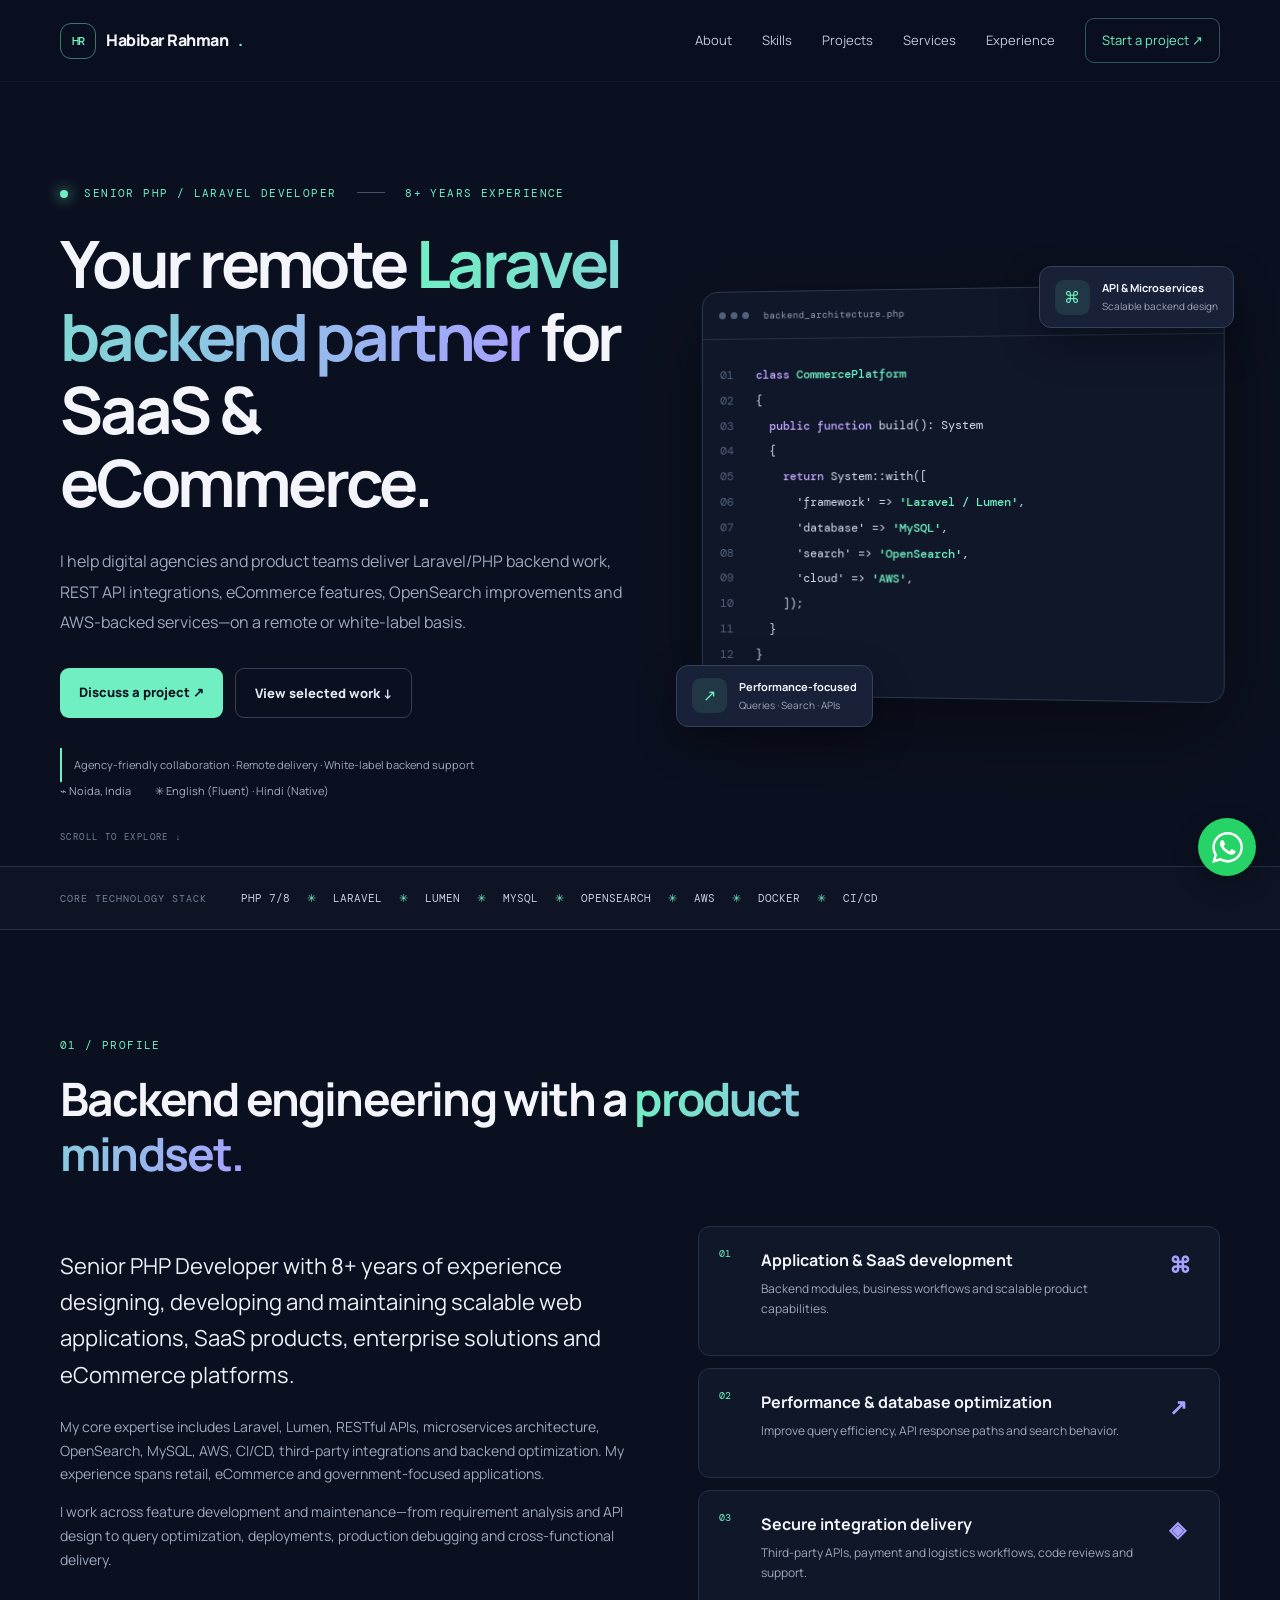
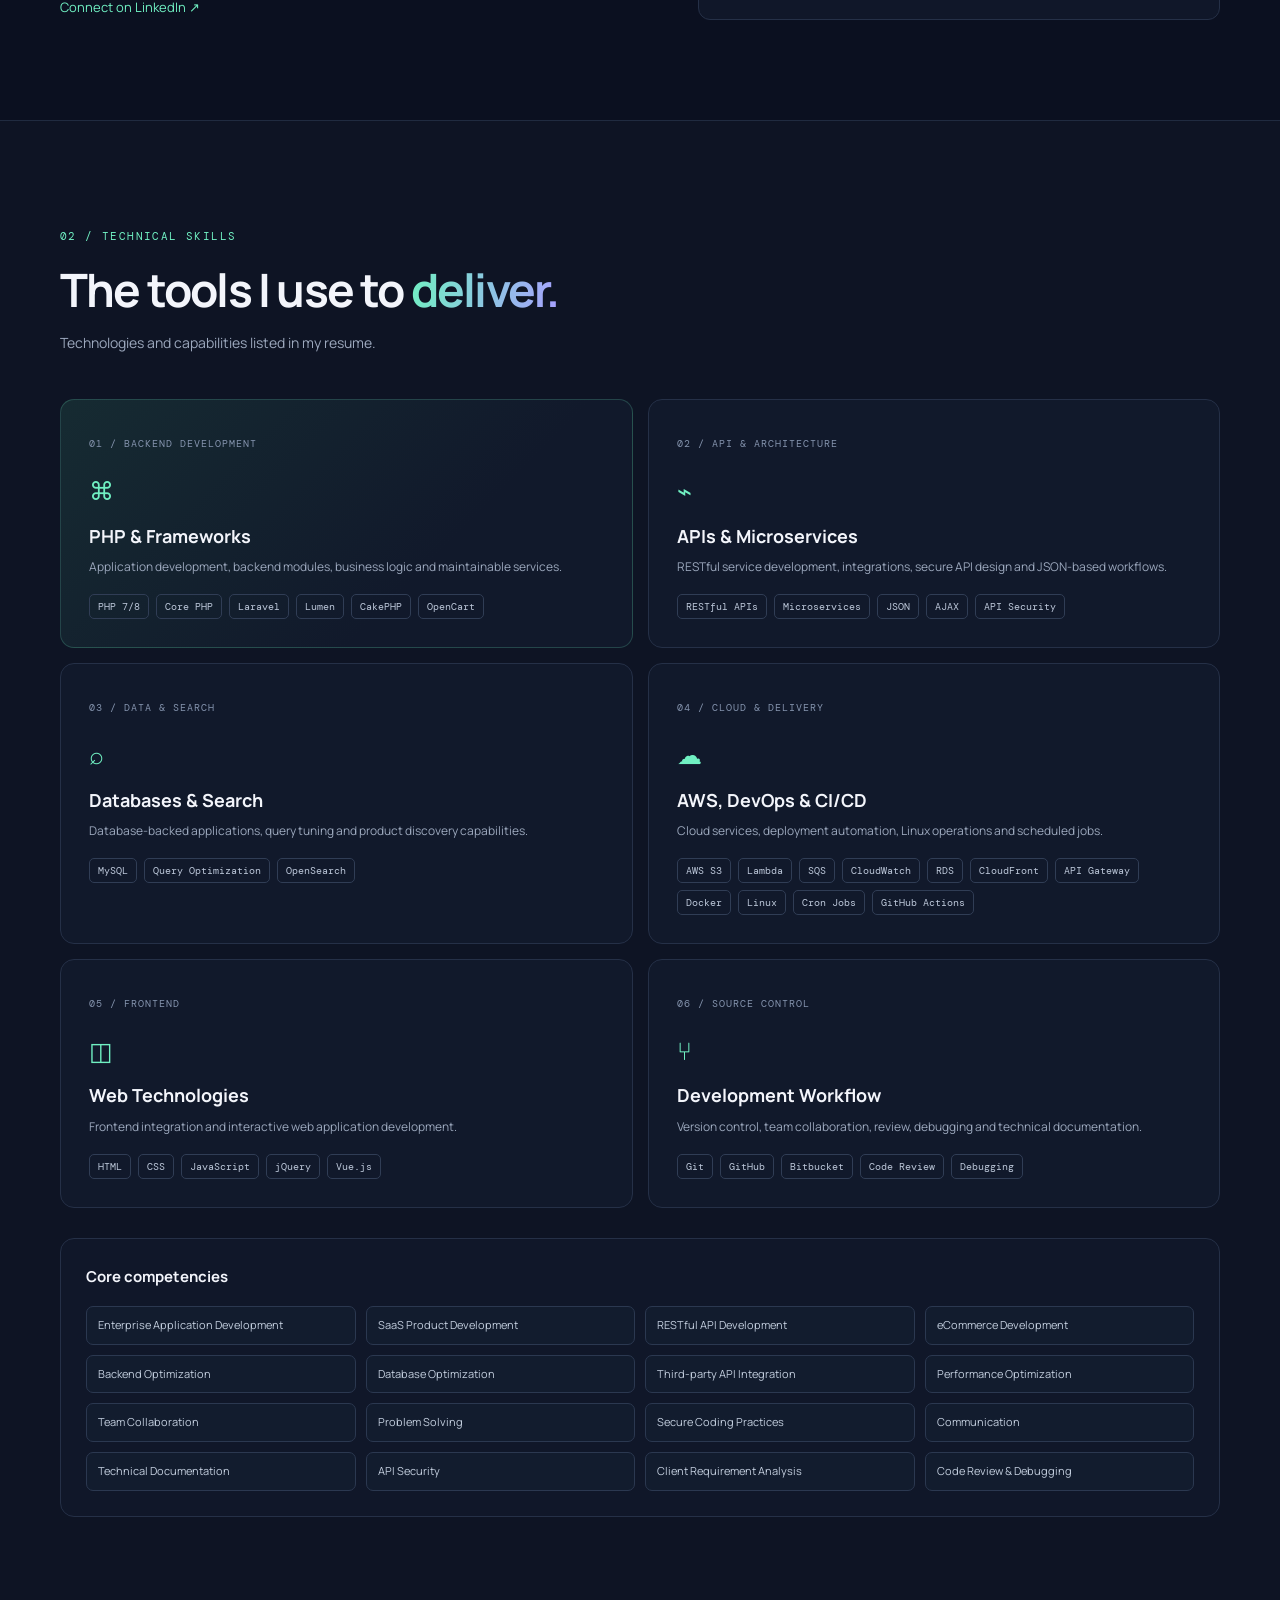
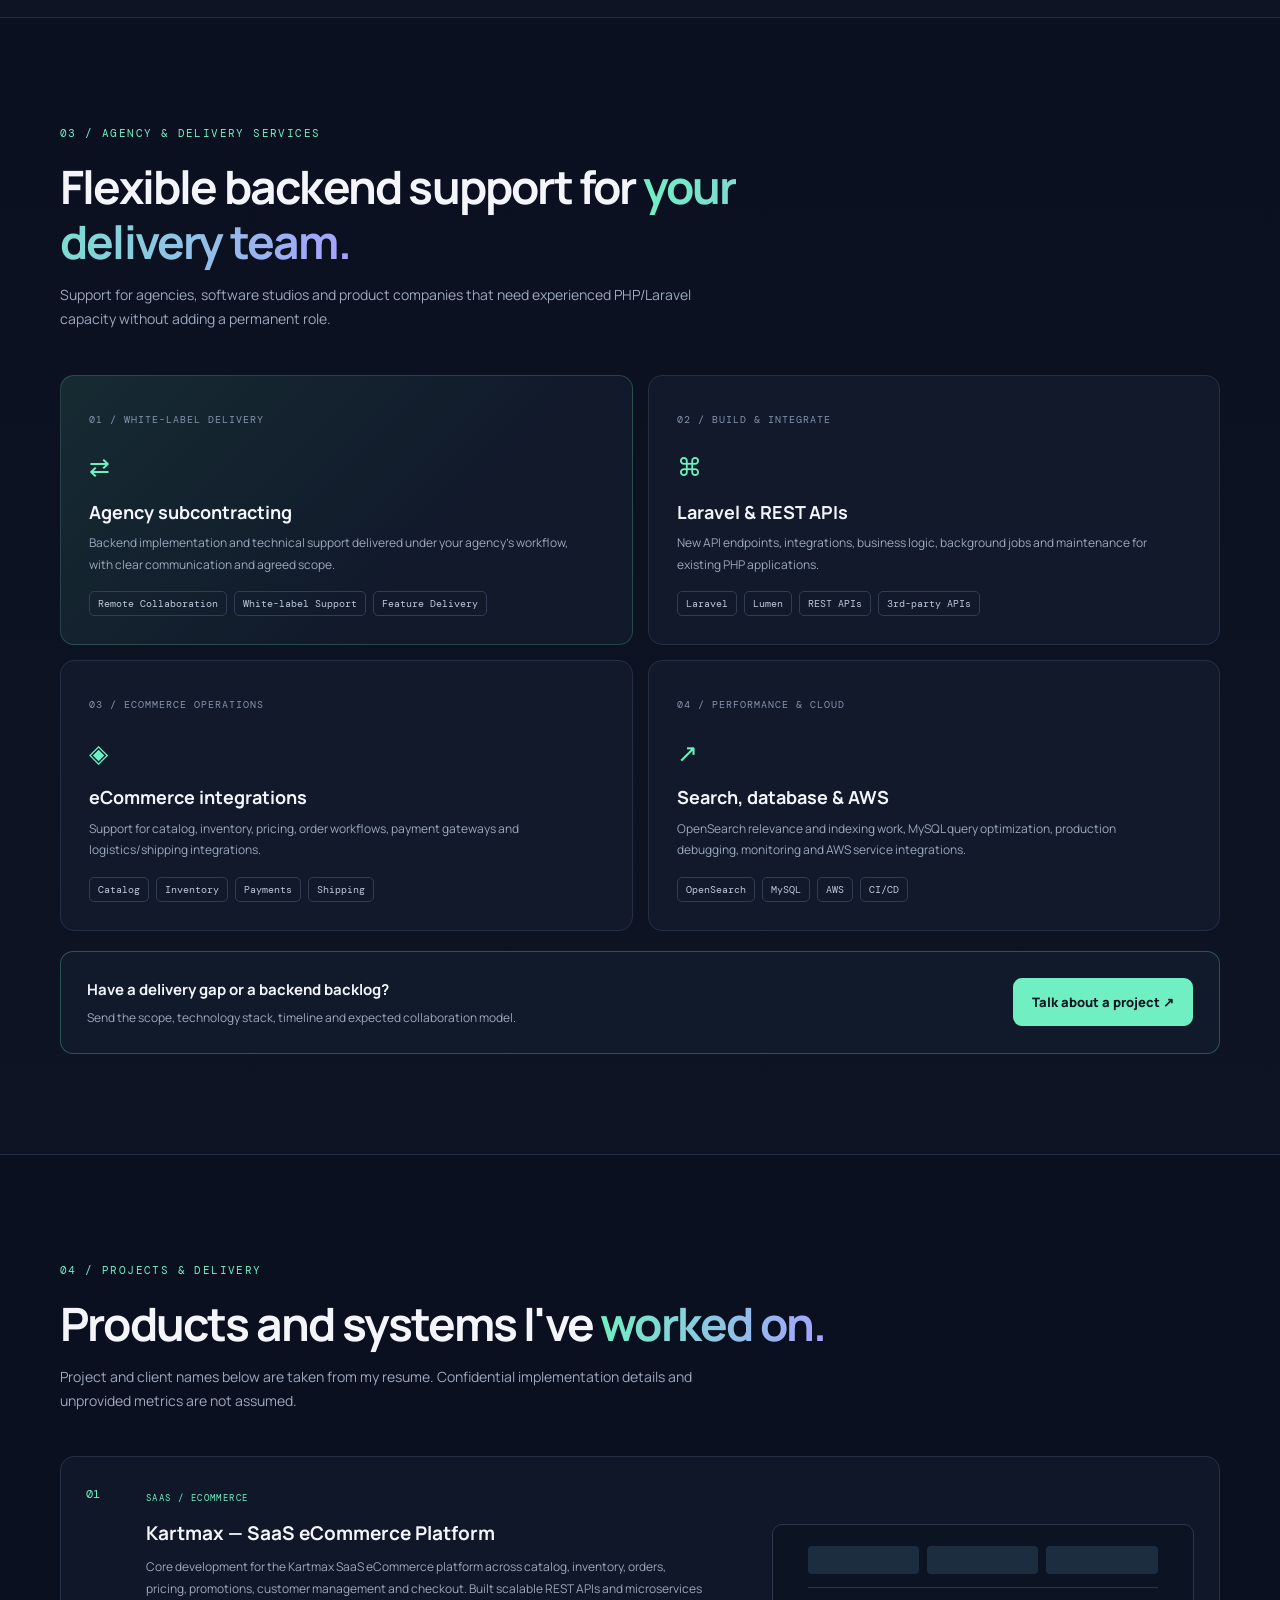
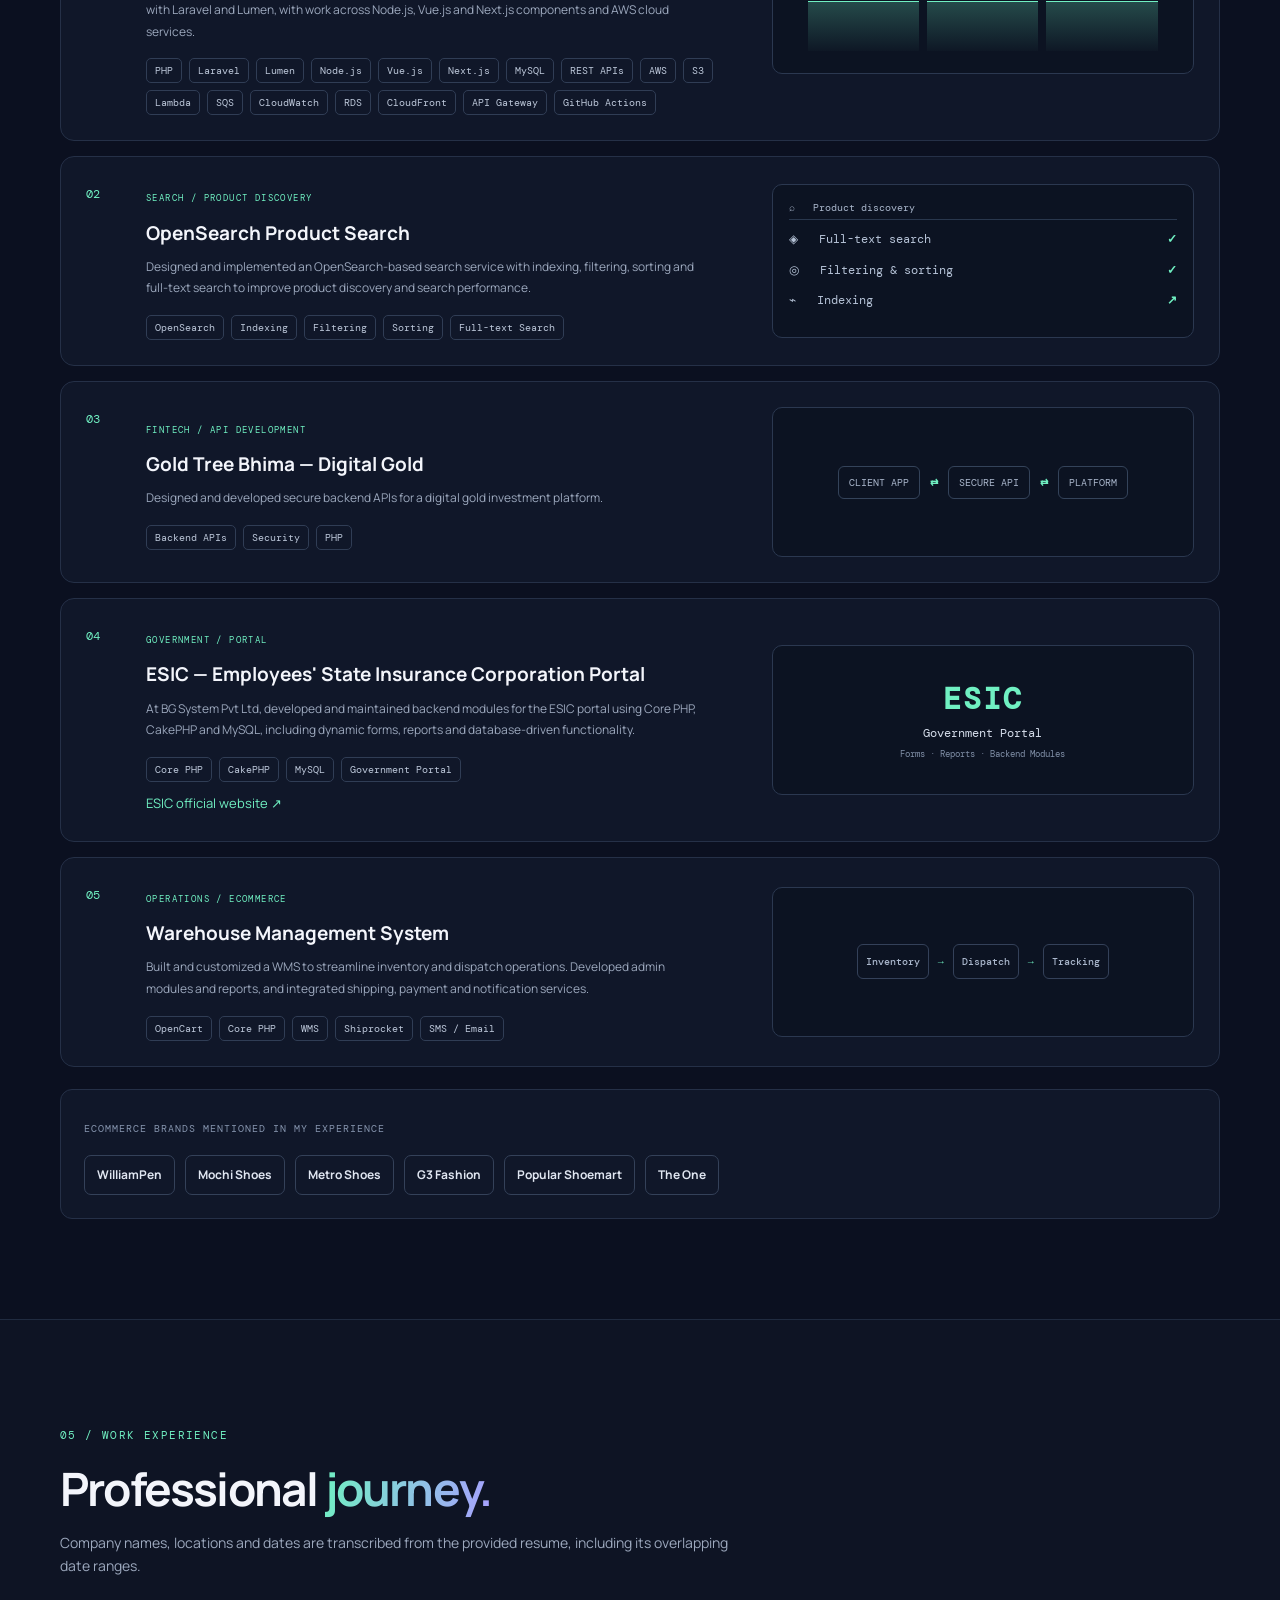
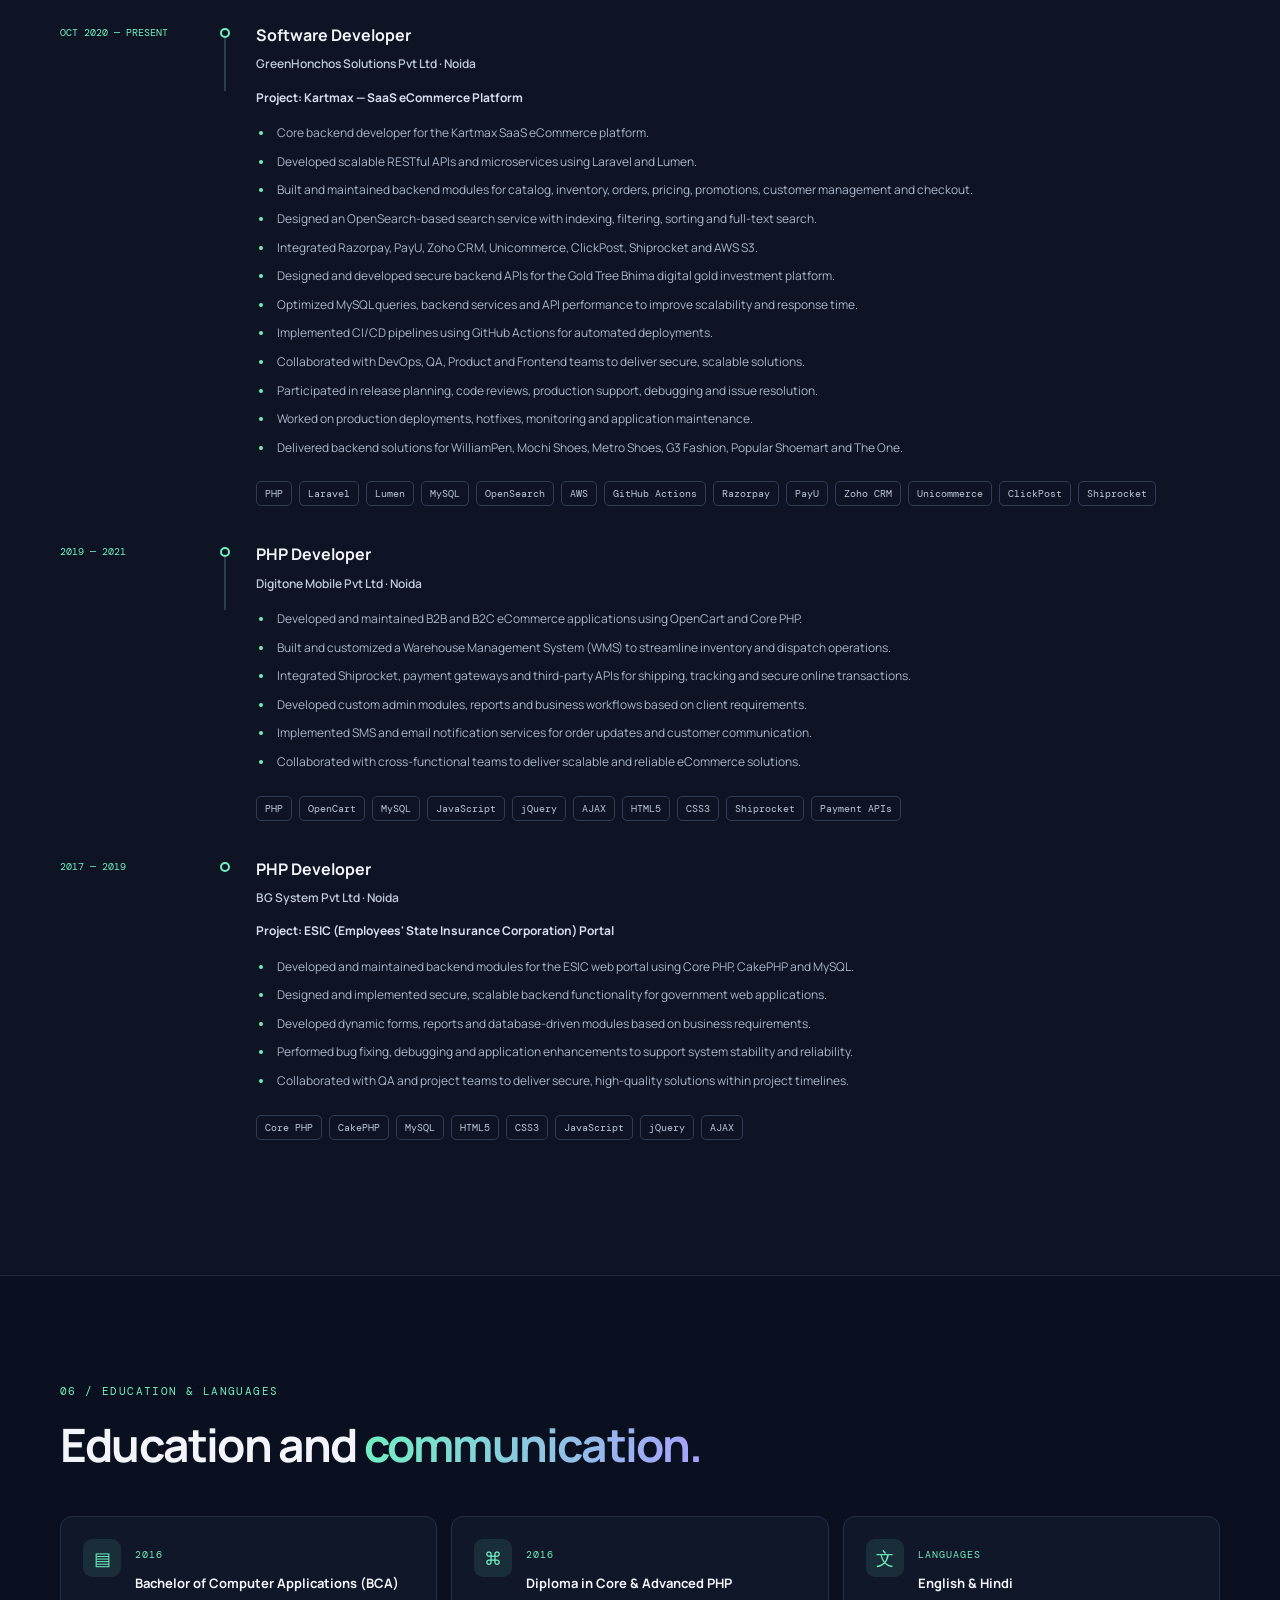
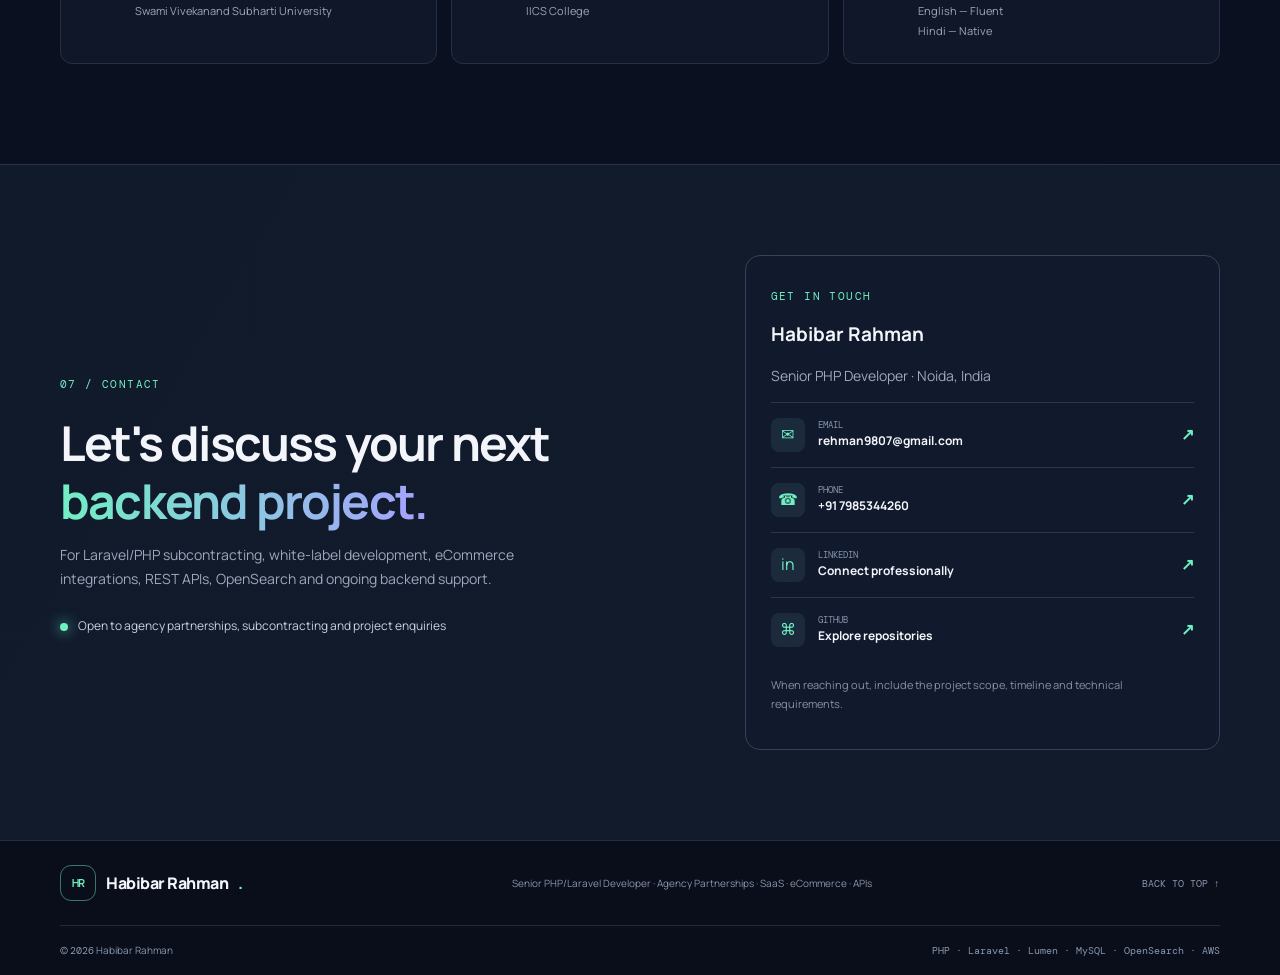
<file: index.html>
<!doctype html>
<html lang="en">
<head>
  <meta charset="utf-8">
  <meta name="viewport" content="width=device-width, initial-scale=1">
  <meta name="theme-color" content="#0b1020">
  <meta name="author" content="Habibar Rahman">
  <meta name="robots" content="index, follow">
  <link rel="canonical" href="https://habibar-rahman.github.io/">
  <meta property="og:type" content="website">
  <meta property="og:url" content="https://habibar-rahman.github.io/">
  <meta name="twitter:card" content="summary">
  <meta name="twitter:title" content="Habibar Rahman | Senior PHP &amp; Laravel Developer">
  <meta name="twitter:description" content="Remote Laravel/PHP development partner for SaaS, eCommerce, APIs, OpenSearch and AWS projects.">
  <meta name="description" content="Habibar Rahman is a Senior PHP/Laravel Developer with 8+ years of experience in SaaS, eCommerce, REST APIs, OpenSearch, MySQL and AWS. Available for remote agency partnerships and white-label backend development.">
  <meta property="og:title" content="Habibar Rahman | Senior PHP &amp; Laravel Developer">
  <meta property="og:description" content="Remote Laravel/PHP development partner for SaaS, eCommerce, REST APIs, OpenSearch and AWS projects.">
  <title>Habibar Rahman | Senior PHP &amp; Laravel Developer</title>
  <link rel="preconnect" href="https://fonts.googleapis.com">
  <link rel="preconnect" href="https://fonts.gstatic.com" crossorigin>
  <link href="https://fonts.googleapis.com/css2?family=DM+Mono:wght@400;500&family=Manrope:wght@400;500;600;700;800&display=swap" rel="stylesheet">
  <link rel="stylesheet" href="style.css">
  <script defer src="script.js"></script>
  <script type="application/ld+json">
  {
    "@context": "https://schema.org",
    "@type": "Person",
    "name": "Habibar Rahman",
    "url": "https://habibar-rahman.github.io/",
    "jobTitle": "Senior PHP / Laravel Developer",
    "description": "Senior PHP/Laravel Developer with 8+ years of experience in SaaS, eCommerce, REST APIs, OpenSearch, MySQL and AWS.",
    "email": "mailto:rehman9807@gmail.com",
    "sameAs": ["https://github.com/Habibar-Rahman","https://www.linkedin.com/in/habibar-rahman-60a43912a/"],
    "knowsAbout": ["PHP","Laravel","Lumen","REST APIs","Microservices","eCommerce","OpenSearch","MySQL","AWS","CI/CD"]
  }
  </script>
</head>
<body>
<header class="header">
  <a class="brand" href="#home"><span class="brand-icon">HR</span> Habibar Rahman<span class="accent">.</span></a>
  <button class="menu-toggle" aria-label="Toggle navigation" aria-expanded="false"><span></span><span></span></button>
  <nav class="nav" aria-label="Main navigation">
    <a href="#about">About</a><a href="#expertise">Skills</a><a href="#projects">Projects</a><a href="#services">Services</a><a href="#experience">Experience</a><a class="nav-cta" href="#contact">Start a project ↗</a>
  </nav>
</header>
<main>
<section class="hero wrap" id="home">
  <div class="hero-copy">
    <div class="eyebrow"><span class="status"></span> SENIOR PHP / LARAVEL DEVELOPER <i></i> 8+ YEARS EXPERIENCE</div>
    <h1>Your remote <span class="gradient">Laravel backend partner</span> for SaaS &amp; eCommerce.</h1>
    <p class="hero-lead">I help digital agencies and product teams deliver Laravel/PHP backend work, REST API integrations, eCommerce features, OpenSearch improvements and AWS-backed services—on a remote or white-label basis.</p>
    <div class="actions"><a class="button primary" href="mailto:rehman9807@gmail.com?subject=Laravel%2FPHP%20Project%20Enquiry">Discuss a project ↗</a><a class="button secondary" href="#projects">View selected work ↓</a></div>
    <p class="hero-note">Agency-friendly collaboration · Remote delivery · White-label backend support</p>
    <div class="hero-meta"><span>⌁ Noida, India</span><span>✳ English (Fluent) · Hindi (Native)</span></div>
  </div>
  <div class="hero-art">
    <div class="code-window"><div class="window-head"><span class="dots"><i></i><i></i><i></i></span><span>backend_architecture.php</span><small>● PRODUCTION-MINDED</small></div>
      <div class="code"><p><em>01</em> <b>class</b> <strong>CommercePlatform</strong></p><p><em>02</em> {</p><p><em>03</em> &nbsp; <b>public function</b> build(): System</p><p><em>04</em> &nbsp; {</p><p><em>05</em> &nbsp; &nbsp; <b>return</b> System::with([</p><p><em>06</em> &nbsp; &nbsp; &nbsp; 'framework' =&gt; <strong>'Laravel / Lumen'</strong>,</p><p><em>07</em> &nbsp; &nbsp; &nbsp; 'database' =&gt; <strong>'MySQL'</strong>,</p><p><em>08</em> &nbsp; &nbsp; &nbsp; 'search' =&gt; <strong>'OpenSearch'</strong>,</p><p><em>09</em> &nbsp; &nbsp; &nbsp; 'cloud' =&gt; <strong>'AWS'</strong>,</p><p><em>10</em> &nbsp; &nbsp; ]);</p><p><em>11</em> &nbsp; }</p><p><em>12</em> }</p></div>
    </div>
    <div class="float-card float-top"><span>⌘</span><div><b>API & Microservices</b><small>Scalable backend design</small></div></div>
    <div class="float-card float-bottom"><span>↗</span><div><b>Performance-focused</b><small>Queries · Search · APIs</small></div></div>
  </div>
  <div class="scroll-note">SCROLL TO EXPLORE ↓</div>
</section>
<div class="tech-strip"><div class="wrap strip-inner"><small>CORE TECHNOLOGY STACK</small><div>PHP 7/8 <i>✳</i> LARAVEL <i>✳</i> LUMEN <i>✳</i> MYSQL <i>✳</i> OPENSEARCH <i>✳</i> AWS <i>✳</i> DOCKER <i>✳</i> CI/CD</div></div></div>

<section class="wrap section" id="about">
  <div class="section-title"><small>01 / PROFILE</small><h2>Backend engineering with a <span class="gradient">product mindset.</span></h2></div>
  <div class="about-grid">
    <div>
      <p class="large">Senior PHP Developer with 8+ years of experience designing, developing and maintaining scalable web applications, SaaS products, enterprise solutions and eCommerce platforms.</p>
      <p>My core expertise includes Laravel, Lumen, RESTful APIs, microservices architecture, OpenSearch, MySQL, AWS, CI/CD, third-party integrations and backend optimization. My experience spans retail, eCommerce and government-focused applications.</p>
      <p>I work across feature development and maintenance—from requirement analysis and API design to query optimization, deployments, production debugging and cross-functional delivery.</p>
      <a class="text-link" href="https://www.linkedin.com/in/habibar-rahman-60a43912a/" target="_blank" rel="noreferrer">Connect on LinkedIn ↗</a>
    </div>
    <div class="principles">
      <article><small>01</small><div><h3>Application & SaaS development</h3><p>Backend modules, business workflows and scalable product capabilities.</p></div><b>⌘</b></article>
      <article><small>02</small><div><h3>Performance & database optimization</h3><p>Improve query efficiency, API response paths and search behavior.</p></div><b>↗</b></article>
      <article><small>03</small><div><h3>Secure integration delivery</h3><p>Third-party APIs, payment and logistics workflows, code reviews and support.</p></div><b>◈</b></article>
    </div>
  </div>
</section>

<section class="section muted" id="expertise"><div class="wrap">
  <div class="section-title"><small>02 / TECHNICAL SKILLS</small><h2>The tools I use to <span class="gradient">deliver.</span></h2><p>Technologies and capabilities listed in my resume.</p></div>
  <div class="cards">
    <article class="skill-card featured"><small>01 / BACKEND DEVELOPMENT</small><div class="card-icon">⌘</div><h3>PHP & Frameworks</h3><p>Application development, backend modules, business logic and maintainable services.</p><div class="tags"><span>PHP 7/8</span><span>Core PHP</span><span>Laravel</span><span>Lumen</span><span>CakePHP</span><span>OpenCart</span></div></article>
    <article class="skill-card"><small>02 / API & ARCHITECTURE</small><div class="card-icon">⌁</div><h3>APIs & Microservices</h3><p>RESTful service development, integrations, secure API design and JSON-based workflows.</p><div class="tags"><span>RESTful APIs</span><span>Microservices</span><span>JSON</span><span>AJAX</span><span>API Security</span></div></article>
    <article class="skill-card"><small>03 / DATA & SEARCH</small><div class="card-icon">⌕</div><h3>Databases & Search</h3><p>Database-backed applications, query tuning and product discovery capabilities.</p><div class="tags"><span>MySQL</span><span>Query Optimization</span><span>OpenSearch</span></div></article>
    <article class="skill-card"><small>04 / CLOUD & DELIVERY</small><div class="card-icon">☁</div><h3>AWS, DevOps & CI/CD</h3><p>Cloud services, deployment automation, Linux operations and scheduled jobs.</p><div class="tags"><span>AWS S3</span><span>Lambda</span><span>SQS</span><span>CloudWatch</span><span>RDS</span><span>CloudFront</span><span>API Gateway</span><span>Docker</span><span>Linux</span><span>Cron Jobs</span><span>GitHub Actions</span></div></article>
    <article class="skill-card"><small>05 / FRONTEND</small><div class="card-icon">◫</div><h3>Web Technologies</h3><p>Frontend integration and interactive web application development.</p><div class="tags"><span>HTML</span><span>CSS</span><span>JavaScript</span><span>jQuery</span><span>Vue.js</span></div></article>
    <article class="skill-card"><small>06 / SOURCE CONTROL</small><div class="card-icon">⑂</div><h3>Development Workflow</h3><p>Version control, team collaboration, review, debugging and technical documentation.</p><div class="tags"><span>Git</span><span>GitHub</span><span>Bitbucket</span><span>Code Review</span><span>Debugging</span></div></article>
  </div>
  <div class="competency-block"><h3>Core competencies</h3><div class="competency-grid"><span>Enterprise Application Development</span><span>SaaS Product Development</span><span>RESTful API Development</span><span>eCommerce Development</span><span>Backend Optimization</span><span>Database Optimization</span><span>Third-party API Integration</span><span>Performance Optimization</span><span>Team Collaboration</span><span>Problem Solving</span><span>Secure Coding Practices</span><span>Communication</span><span>Technical Documentation</span><span>API Security</span><span>Client Requirement Analysis</span><span>Code Review & Debugging</span></div></div>
</div></section>

<section class="section services-section" id="services"><div class="wrap">
  <div class="section-title"><small>03 / AGENCY &amp; DELIVERY SERVICES</small><h2>Flexible backend support for <span class="gradient">your delivery team.</span></h2><p>Support for agencies, software studios and product companies that need experienced PHP/Laravel capacity without adding a permanent role.</p></div>
  <div class="cards">
    <article class="skill-card featured"><small>01 / WHITE-LABEL DELIVERY</small><div class="card-icon">⇄</div><h3>Agency subcontracting</h3><p>Backend implementation and technical support delivered under your agency's workflow, with clear communication and agreed scope.</p><div class="tags"><span>Remote Collaboration</span><span>White-label Support</span><span>Feature Delivery</span></div></article>
    <article class="skill-card"><small>02 / BUILD &amp; INTEGRATE</small><div class="card-icon">⌘</div><h3>Laravel &amp; REST APIs</h3><p>New API endpoints, integrations, business logic, background jobs and maintenance for existing PHP applications.</p><div class="tags"><span>Laravel</span><span>Lumen</span><span>REST APIs</span><span>3rd-party APIs</span></div></article>
    <article class="skill-card"><small>03 / ECOMMERCE OPERATIONS</small><div class="card-icon">◈</div><h3>eCommerce integrations</h3><p>Support for catalog, inventory, pricing, order workflows, payment gateways and logistics/shipping integrations.</p><div class="tags"><span>Catalog</span><span>Inventory</span><span>Payments</span><span>Shipping</span></div></article>
    <article class="skill-card"><small>04 / PERFORMANCE &amp; CLOUD</small><div class="card-icon">↗</div><h3>Search, database &amp; AWS</h3><p>OpenSearch relevance and indexing work, MySQL query optimization, production debugging, monitoring and AWS service integrations.</p><div class="tags"><span>OpenSearch</span><span>MySQL</span><span>AWS</span><span>CI/CD</span></div></article>
  </div>
  <div class="service-cta"><div><b>Have a delivery gap or a backend backlog?</b><p>Send the scope, technology stack, timeline and expected collaboration model.</p></div><a class="button primary" href="mailto:rehman9807@gmail.com?subject=Agency%20Partnership%20Enquiry">Talk about a project ↗</a></div>
</div></section>

<section class="wrap section" id="projects">
  <div class="section-title"><small>04 / PROJECTS &amp; DELIVERY</small><h2>Products and systems I've <span class="gradient">worked on.</span></h2><p>Project and client names below are taken from my resume. Confidential implementation details and unprovided metrics are not assumed.</p></div>
  <div class="work-list">
    <article><span class="work-no">01</span><div><small>SAAS / ECOMMERCE</small><h3>Kartmax — SaaS eCommerce Platform</h3><p>Core development for the Kartmax SaaS eCommerce platform across catalog, inventory, orders, pricing, promotions, customer management and checkout. Built scalable REST APIs and microservices with Laravel and Lumen, with work across Node.js, Vue.js and Next.js components and AWS cloud services.</p><div class="tags"><span>PHP</span><span>Laravel</span><span>Lumen</span><span>Node.js</span><span>Vue.js</span><span>Next.js</span><span>MySQL</span><span>REST APIs</span><span>AWS</span><span>S3</span><span>Lambda</span><span>SQS</span><span>CloudWatch</span><span>RDS</span><span>CloudFront</span><span>API Gateway</span><span>GitHub Actions</span></div></div><div class="work-art commerce"><div class="dash"><div></div><div></div><div></div><hr><span></span><span></span><span></span></div></div></article>
    <article><span class="work-no">02</span><div><small>SEARCH / PRODUCT DISCOVERY</small><h3>OpenSearch Product Search</h3><p>Designed and implemented an OpenSearch-based search service with indexing, filtering, sorting and full-text search to improve product discovery and search performance.</p><div class="tags"><span>OpenSearch</span><span>Indexing</span><span>Filtering</span><span>Sorting</span><span>Full-text Search</span></div></div><div class="work-art search-art"><div>⌕ &nbsp; Product discovery<hr><p>◈ &nbsp; Full-text search <b>✓</b></p><p>◎ &nbsp; Filtering & sorting <b>✓</b></p><p>⌁ &nbsp; Indexing <b>↗</b></p></div></div></article>
    <article><span class="work-no">03</span><div><small>FINTECH / API DEVELOPMENT</small><h3>Gold Tree Bhima — Digital Gold</h3><p>Designed and developed secure backend APIs for a digital gold investment platform.</p><div class="tags"><span>Backend APIs</span><span>Security</span><span>PHP</span></div></div><div class="work-art api-art"><span>CLIENT APP</span><b>⇄</b><span>SECURE API</span><b>⇄</b><span>PLATFORM</span></div></article>
    <article><span class="work-no">04</span><div><small>GOVERNMENT / PORTAL</small><h3>ESIC — Employees' State Insurance Corporation Portal</h3><p>At BG System Pvt Ltd, developed and maintained backend modules for the ESIC portal using Core PHP, CakePHP and MySQL, including dynamic forms, reports and database-driven functionality.</p><div class="tags"><span>Core PHP</span><span>CakePHP</span><span>MySQL</span><span>Government Portal</span></div><a class="text-link" href="https://esic.gov.in/" target="_blank" rel="noreferrer">ESIC official website ↗</a></div><div class="work-art government-art"><div><b>ESIC</b><span>Government Portal</span><i>Forms · Reports · Backend Modules</i></div></div></article>
    <article><span class="work-no">05</span><div><small>OPERATIONS / ECOMMERCE</small><h3>Warehouse Management System</h3><p>Built and customized a WMS to streamline inventory and dispatch operations. Developed admin modules and reports, and integrated shipping, payment and notification services.</p><div class="tags"><span>OpenCart</span><span>Core PHP</span><span>WMS</span><span>Shiprocket</span><span>SMS / Email</span></div></div><div class="work-art wms-art"><div><b>Inventory</b><span>→</span><b>Dispatch</b><span>→</span><b>Tracking</b></div></div></article>
  </div>
  <div class="brands-panel"><small>ECOMMERCE BRANDS MENTIONED IN MY EXPERIENCE</small><div class="brand-list"><span>WilliamPen</span><span>Mochi Shoes</span><span>Metro Shoes</span><span>G3 Fashion</span><span>Popular Shoemart</span><span>The One</span></div></div>
</section>

<section class="muted" id="experience"><div class="wrap section">
  <div class="section-title"><small>05 / WORK EXPERIENCE</small><h2>Professional <span class="gradient">journey.</span></h2><p>Company names, locations and dates are transcribed from the provided resume, including its overlapping date ranges.</p></div>
  <div class="timeline">
    <article><time>OCT 2020 — PRESENT</time><span class="timeline-dot"></span><div><h3>Software Developer</h3><h4>GreenHonchos Solutions Pvt Ltd · Noida</h4><p class="project-label">Project: Kartmax — SaaS eCommerce Platform</p><ul class="detail-list">
      <li>Core backend developer for the Kartmax SaaS eCommerce platform.</li>
      <li>Developed scalable RESTful APIs and microservices using Laravel and Lumen.</li>
      <li>Built and maintained backend modules for catalog, inventory, orders, pricing, promotions, customer management and checkout.</li>
      <li>Designed an OpenSearch-based search service with indexing, filtering, sorting and full-text search.</li>
      <li>Integrated Razorpay, PayU, Zoho CRM, Unicommerce, ClickPost, Shiprocket and AWS S3.</li>
      <li>Designed and developed secure backend APIs for the Gold Tree Bhima digital gold investment platform.</li>
      <li>Optimized MySQL queries, backend services and API performance to improve scalability and response time.</li>
      <li>Implemented CI/CD pipelines using GitHub Actions for automated deployments.</li>
      <li>Collaborated with DevOps, QA, Product and Frontend teams to deliver secure, scalable solutions.</li>
      <li>Participated in release planning, code reviews, production support, debugging and issue resolution.</li>
      <li>Worked on production deployments, hotfixes, monitoring and application maintenance.</li>
      <li>Delivered backend solutions for WilliamPen, Mochi Shoes, Metro Shoes, G3 Fashion, Popular Shoemart and The One.</li>
    </ul><div class="tags"><span>PHP</span><span>Laravel</span><span>Lumen</span><span>MySQL</span><span>OpenSearch</span><span>AWS</span><span>GitHub Actions</span><span>Razorpay</span><span>PayU</span><span>Zoho CRM</span><span>Unicommerce</span><span>ClickPost</span><span>Shiprocket</span></div></div></article>
    <article><time>2019 — 2021</time><span class="timeline-dot"></span><div><h3>PHP Developer</h3><h4>Digitone Mobile Pvt Ltd · Noida</h4><ul class="detail-list">
      <li>Developed and maintained B2B and B2C eCommerce applications using OpenCart and Core PHP.</li>
      <li>Built and customized a Warehouse Management System (WMS) to streamline inventory and dispatch operations.</li>
      <li>Integrated Shiprocket, payment gateways and third-party APIs for shipping, tracking and secure online transactions.</li>
      <li>Developed custom admin modules, reports and business workflows based on client requirements.</li>
      <li>Implemented SMS and email notification services for order updates and customer communication.</li>
      <li>Collaborated with cross-functional teams to deliver scalable and reliable eCommerce solutions.</li>
    </ul><div class="tags"><span>PHP</span><span>OpenCart</span><span>MySQL</span><span>JavaScript</span><span>jQuery</span><span>AJAX</span><span>HTML5</span><span>CSS3</span><span>Shiprocket</span><span>Payment APIs</span></div></div></article>
    <article><time>2017 — 2019</time><span class="timeline-dot"></span><div><h3>PHP Developer</h3><h4>BG System Pvt Ltd · Noida</h4><p class="project-label">Project: ESIC (Employees' State Insurance Corporation) Portal</p><ul class="detail-list">
      <li>Developed and maintained backend modules for the ESIC web portal using Core PHP, CakePHP and MySQL.</li>
      <li>Designed and implemented secure, scalable backend functionality for government web applications.</li>
      <li>Developed dynamic forms, reports and database-driven modules based on business requirements.</li>
      <li>Performed bug fixing, debugging and application enhancements to support system stability and reliability.</li>
      <li>Collaborated with QA and project teams to deliver secure, high-quality solutions within project timelines.</li>
    </ul><div class="tags"><span>Core PHP</span><span>CakePHP</span><span>MySQL</span><span>HTML5</span><span>CSS3</span><span>JavaScript</span><span>jQuery</span><span>AJAX</span></div></div></article>
  </div>
</div></section>

<section class="wrap section" id="education">
  <div class="section-title"><small>06 / EDUCATION &amp; LANGUAGES</small><h2>Education and <span class="gradient">communication.</span></h2></div>
  <div class="education-grid">
    <div class="education-card"><div class="edu-icon">▤</div><div><small>2016</small><h3>Bachelor of Computer Applications (BCA)</h3><p>Swami Vivekanand Subharti University</p></div></div>
    <div class="education-card"><div class="edu-icon">⌘</div><div><small>2016</small><h3>Diploma in Core & Advanced PHP</h3><p>IICS College</p></div></div>
    <div class="education-card languages-card"><div class="edu-icon">文</div><div><small>LANGUAGES</small><h3>English & Hindi</h3><p>English — Fluent<br>Hindi — Native</p></div></div>
  </div>
</section>

<section class="contact" id="contact"><div class="wrap contact-grid"><div><small>07 / CONTACT</small><h2>Let's discuss your next <span class="gradient">backend project.</span></h2><p>For Laravel/PHP subcontracting, white-label development, eCommerce integrations, REST APIs, OpenSearch and ongoing backend support.</p><div class="availability"><span class="status"></span> Open to agency partnerships, subcontracting and project enquiries</div></div>
  <div class="contact-card"><small>GET IN TOUCH</small><h3>Habibar Rahman</h3><p>Senior PHP Developer · Noida, India</p>
    <a href="mailto:rehman9807@gmail.com?subject=Project%20Enquiry"><span>✉</span><div><small>EMAIL</small><b>rehman9807@gmail.com</b></div><strong>↗</strong></a>
    <a href="tel:+917985344260"><span>☎</span><div><small>PHONE</small><b>+91 7985344260</b></div><strong>↗</strong></a>
    <a href="https://www.linkedin.com/in/habibar-rahman-60a43912a/" target="_blank" rel="noreferrer"><span>in</span><div><small>LINKEDIN</small><b>Connect professionally</b></div><strong>↗</strong></a>
    <a href="https://github.com/Habibar-Rahman" target="_blank" rel="noreferrer"><span>⌘</span><div><small>GITHUB</small><b>Explore repositories</b></div><strong>↗</strong></a>
    <p class="note">When reaching out, include the project scope, timeline and technical requirements.</p>
  </div>
</div></section>
</main>
<footer><div class="wrap footer-top"><a class="brand" href="#home"><span class="brand-icon">HR</span> Habibar Rahman<span class="accent">.</span></a><span>Senior PHP/Laravel Developer · Agency Partnerships · SaaS · eCommerce · APIs</span><a href="#home">BACK TO TOP ↑</a></div><div class="wrap footer-bottom"><span>© <span id="year"></span> Habibar Rahman</span><span>PHP · Laravel · Lumen · MySQL · OpenSearch · AWS</span></div></footer>

  <a class="whatsapp-float" href="https://wa.me/917985344260" target="_blank" rel="noopener noreferrer" aria-label="Chat with me on WhatsApp" title="Chat on WhatsApp">
    <svg viewBox="0 0 24 24" aria-hidden="true" focusable="false"><path d="M20.52 3.48A11.8 11.8 0 0 0 12.1 0C5.56 0 .24 5.31.24 11.85c0 2.09.55 4.13 1.6 5.93L.14 24l6.38-1.67a11.9 11.9 0 0 0 5.58 1.42h.01c6.54 0 11.86-5.32 11.86-11.86a11.8 11.8 0 0 0-3.45-8.41ZM12.1 21.73a9.9 9.9 0 0 1-5.04-1.38l-.36-.21-3.79.99 1.01-3.69-.23-.38a9.82 9.82 0 0 1-1.51-5.21c0-5.47 4.45-9.92 9.93-9.92a9.87 9.87 0 0 1 7.02 2.91 9.87 9.87 0 0 1 2.9 7.03c0 5.47-4.45 9.92-9.93 9.92Zm5.45-7.43c-.3-.15-1.77-.87-2.04-.97-.27-.1-.47-.15-.67.15-.2.3-.77.97-.94 1.17-.17.2-.35.22-.65.07-.3-.15-1.26-.46-2.4-1.47-.89-.79-1.49-1.77-1.66-2.07-.17-.3-.02-.46.13-.61.13-.13.3-.35.45-.52.15-.17.2-.3.3-.5.1-.2.05-.37-.02-.52-.07-.15-.67-1.62-.92-2.22-.24-.58-.48-.5-.67-.51h-.57c-.2 0-.52.07-.79.37-.27.3-1.04 1.02-1.04 2.49s1.07 2.89 1.22 3.09c.15.2 2.1 3.21 5.09 4.5.71.31 1.27.5 1.7.64.71.23 1.36.2 1.87.12.57-.08 1.77-.72 2.02-1.42.25-.7.25-1.3.17-1.42-.08-.12-.27-.2-.57-.35Z"/></svg>
  </a>
</body></html>
</file>
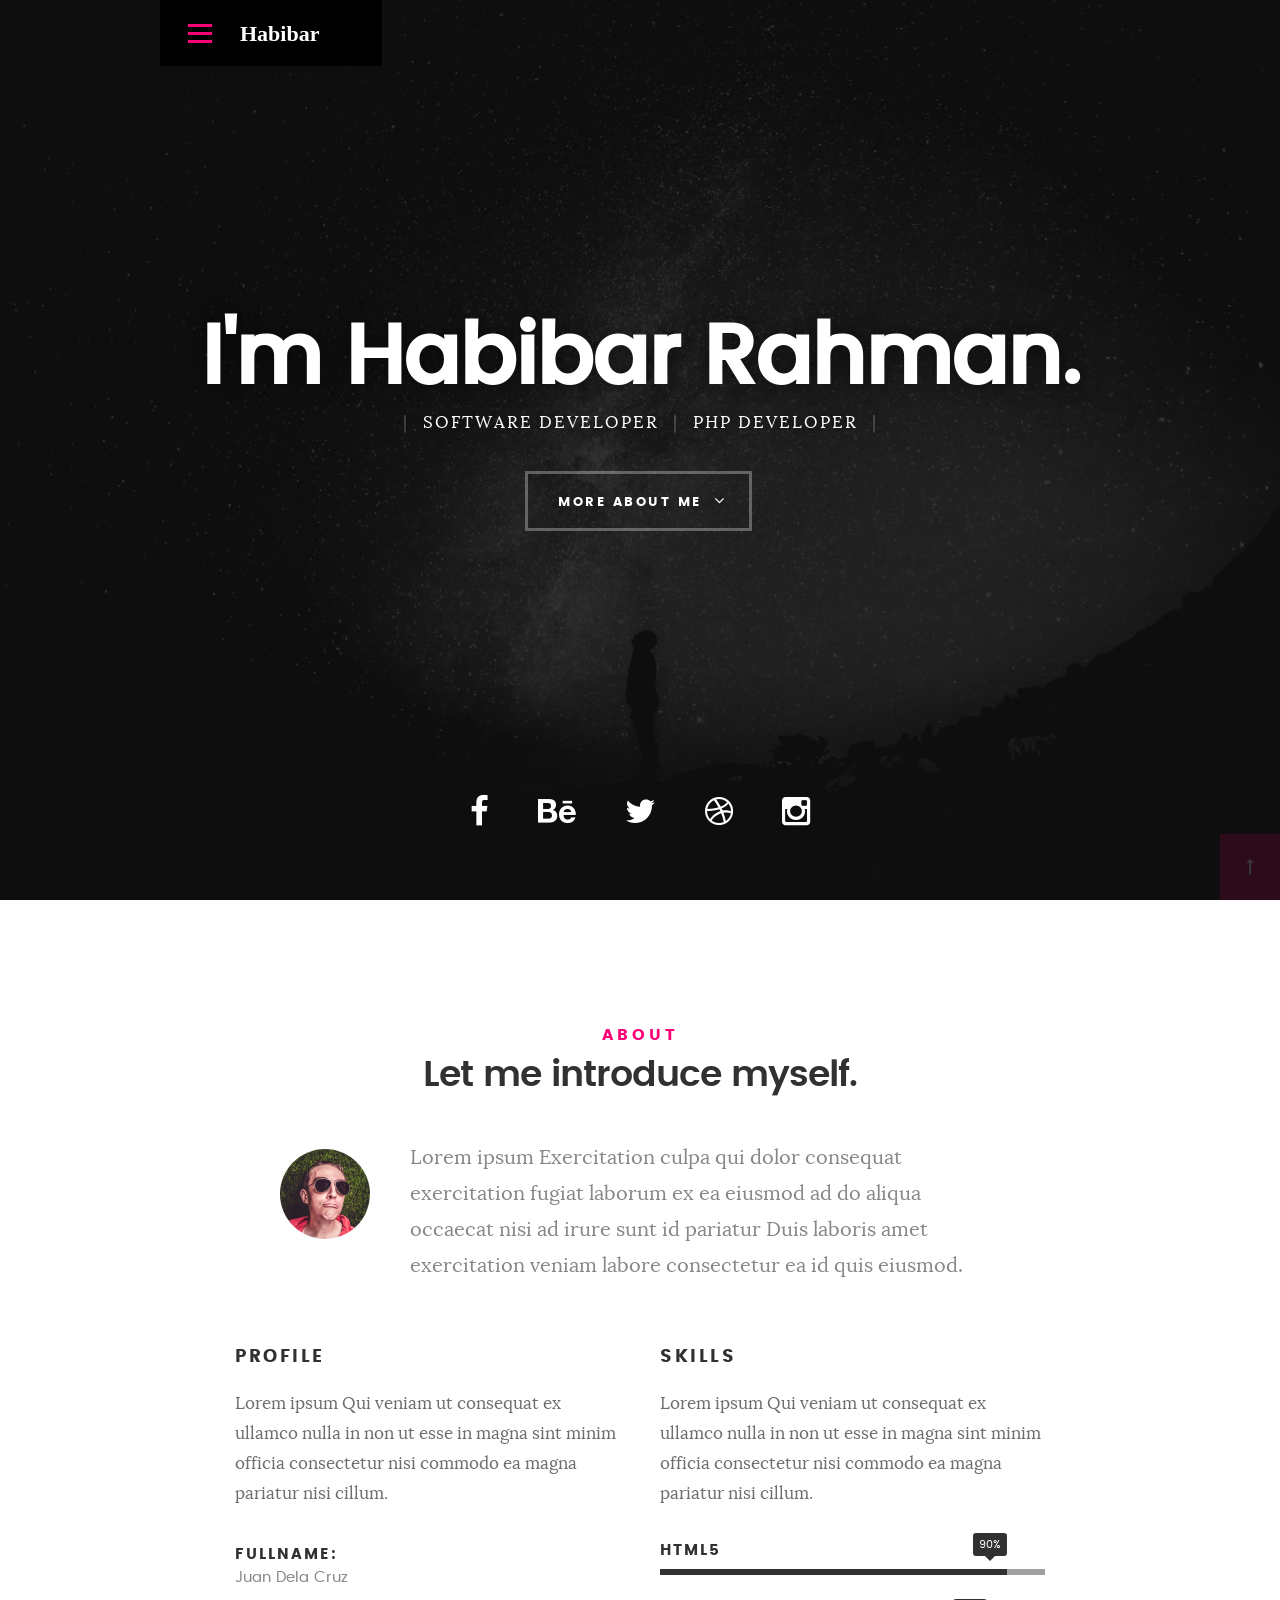
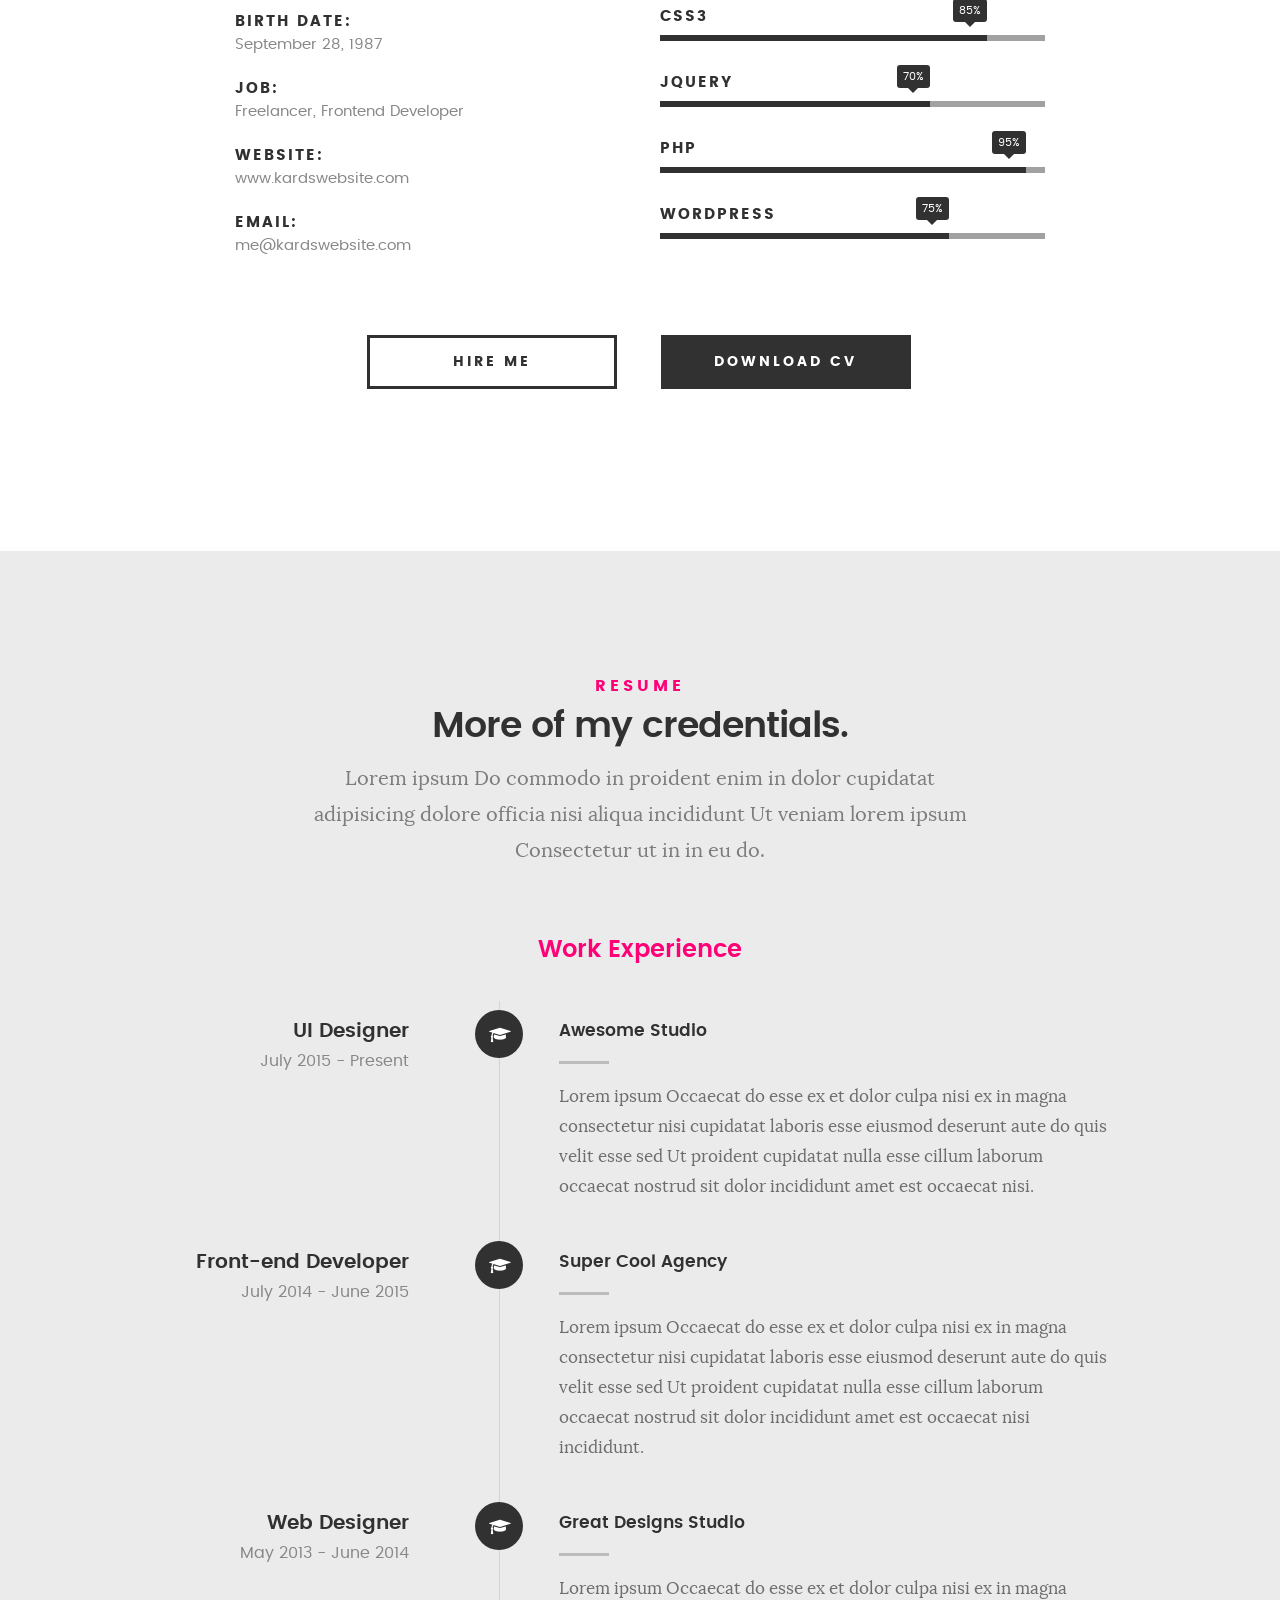
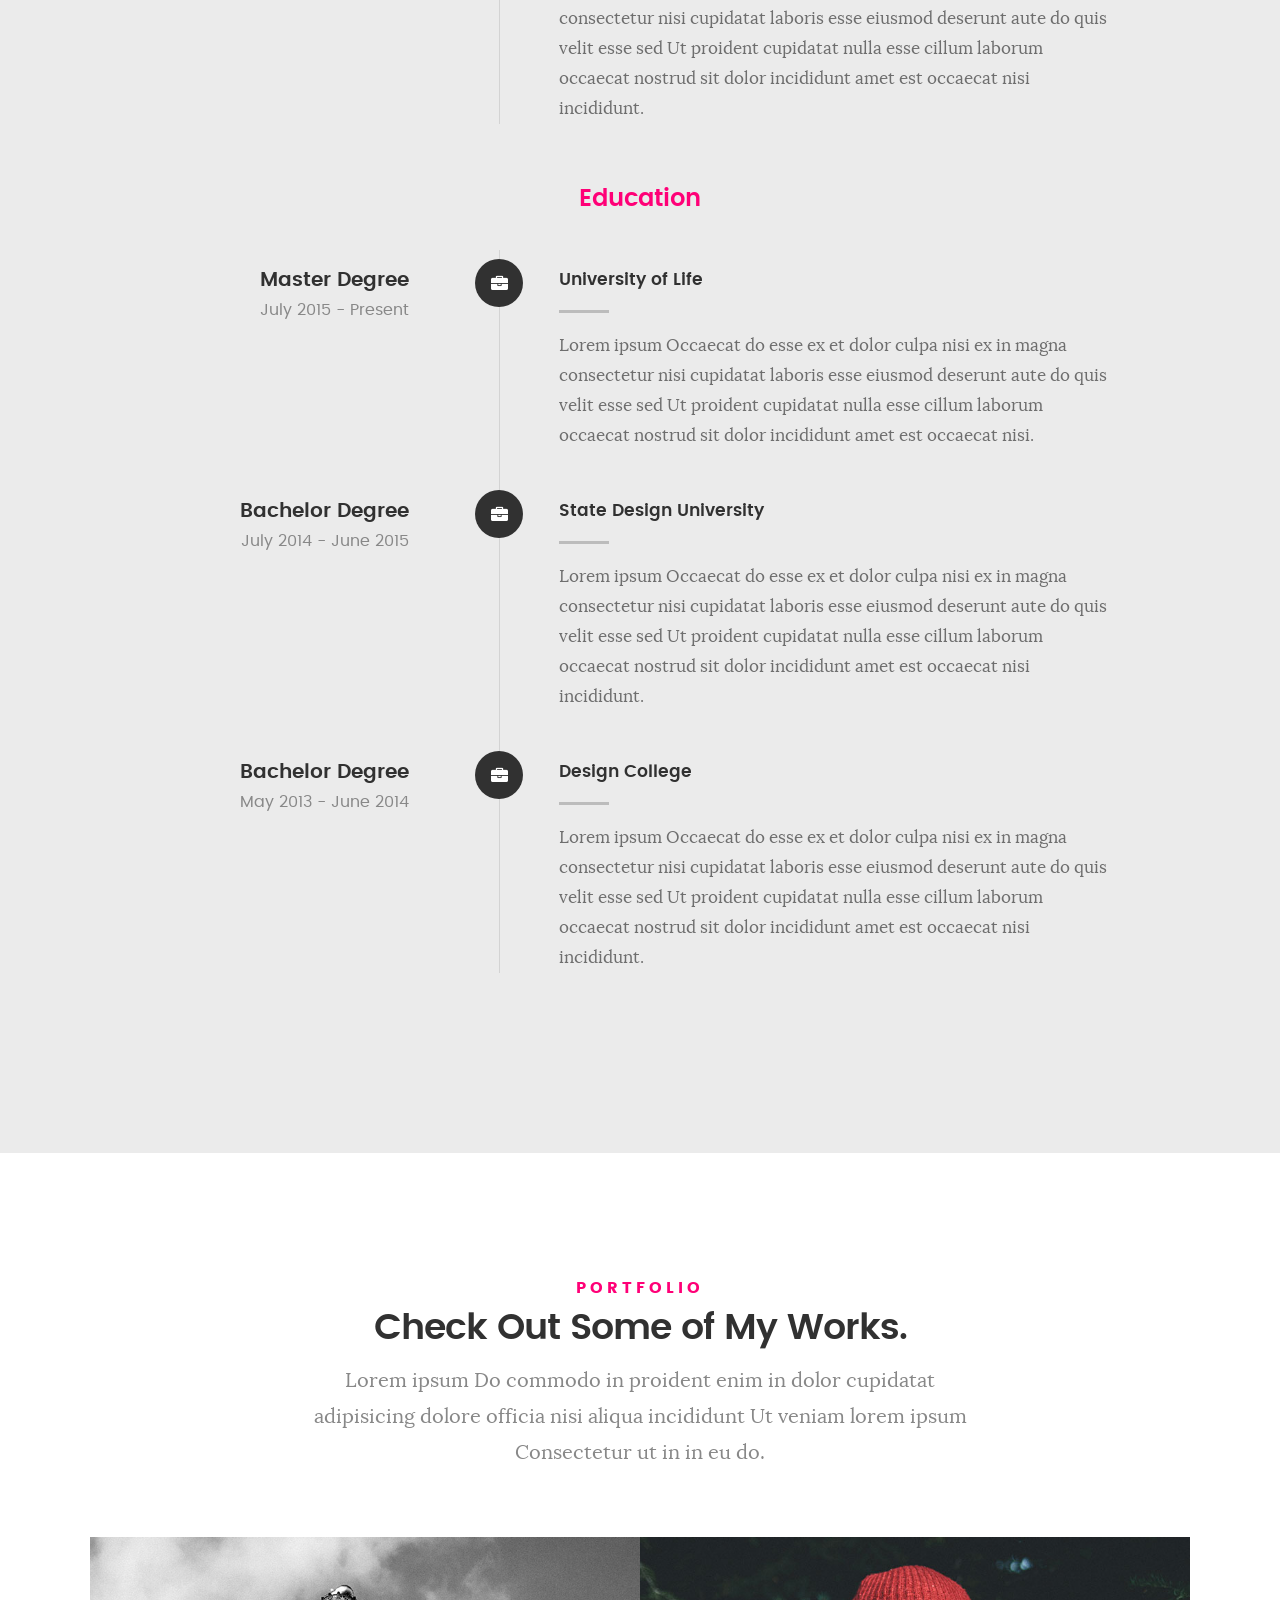
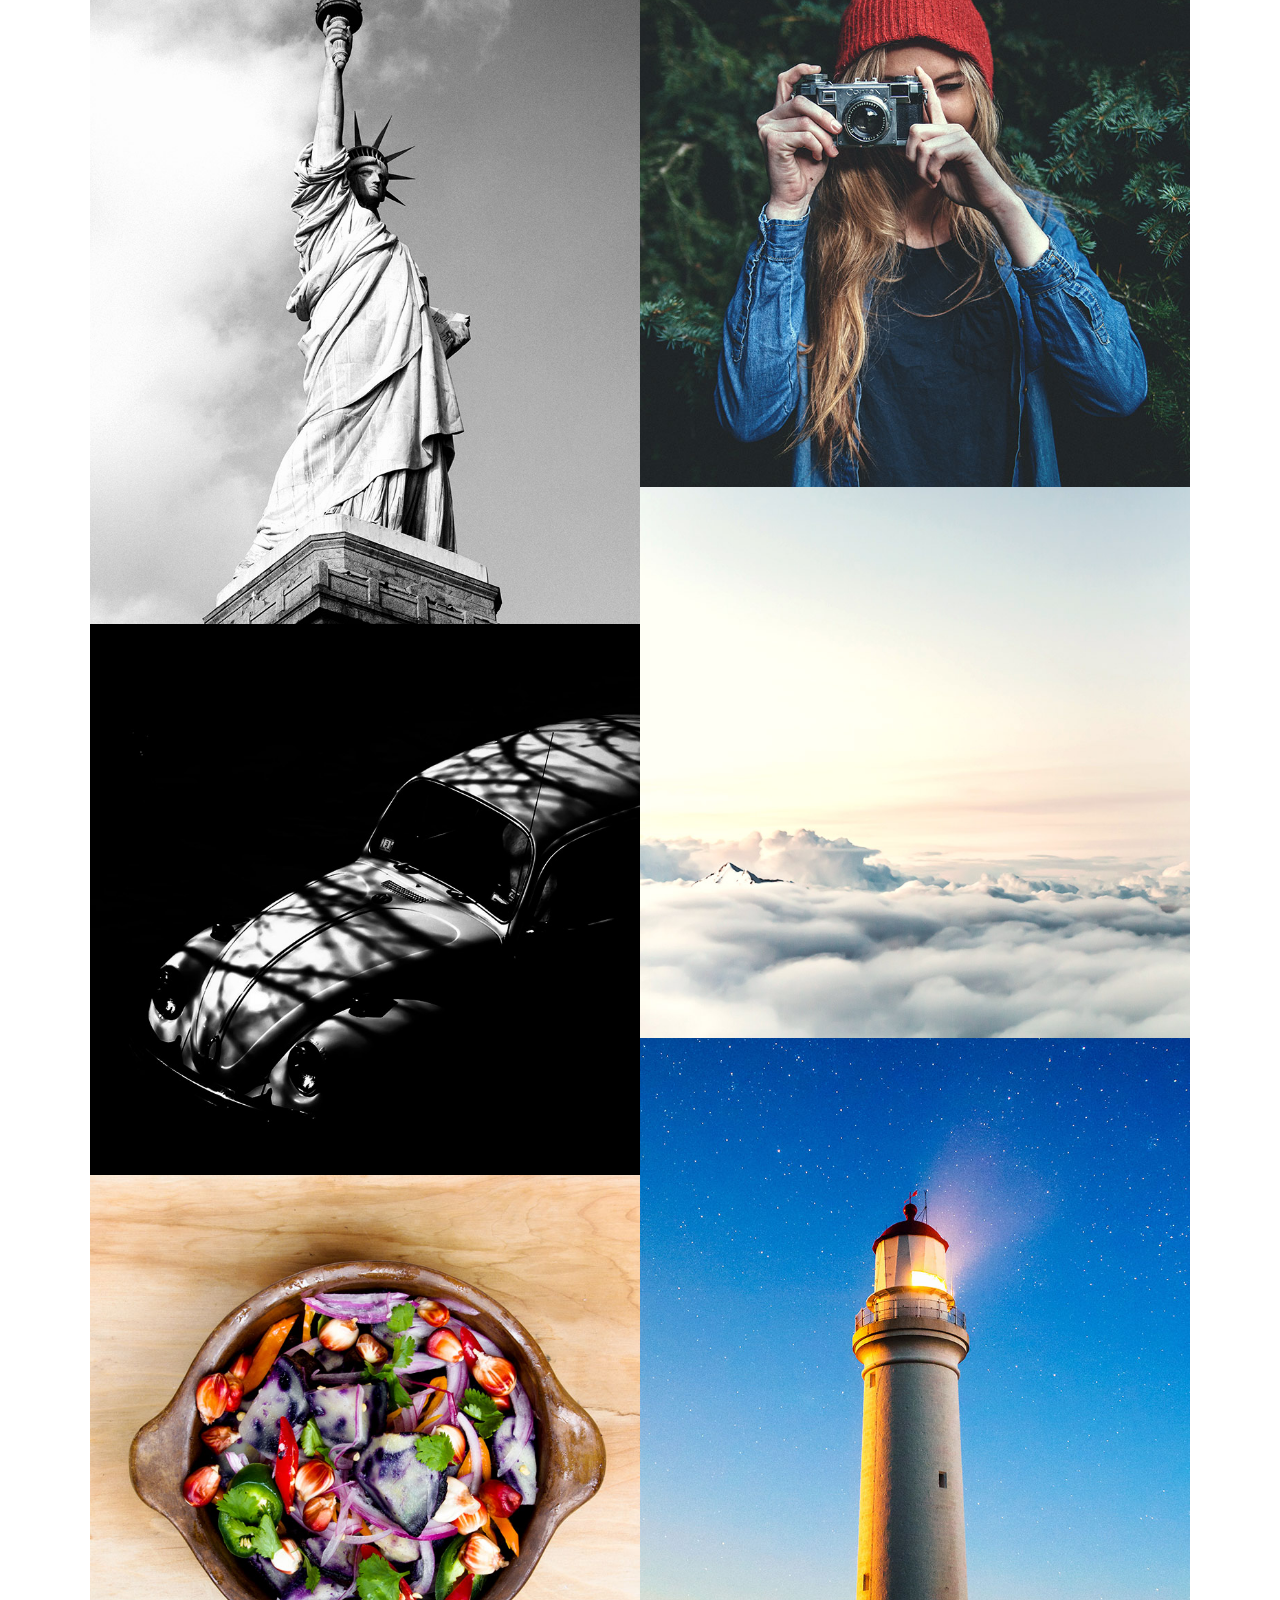
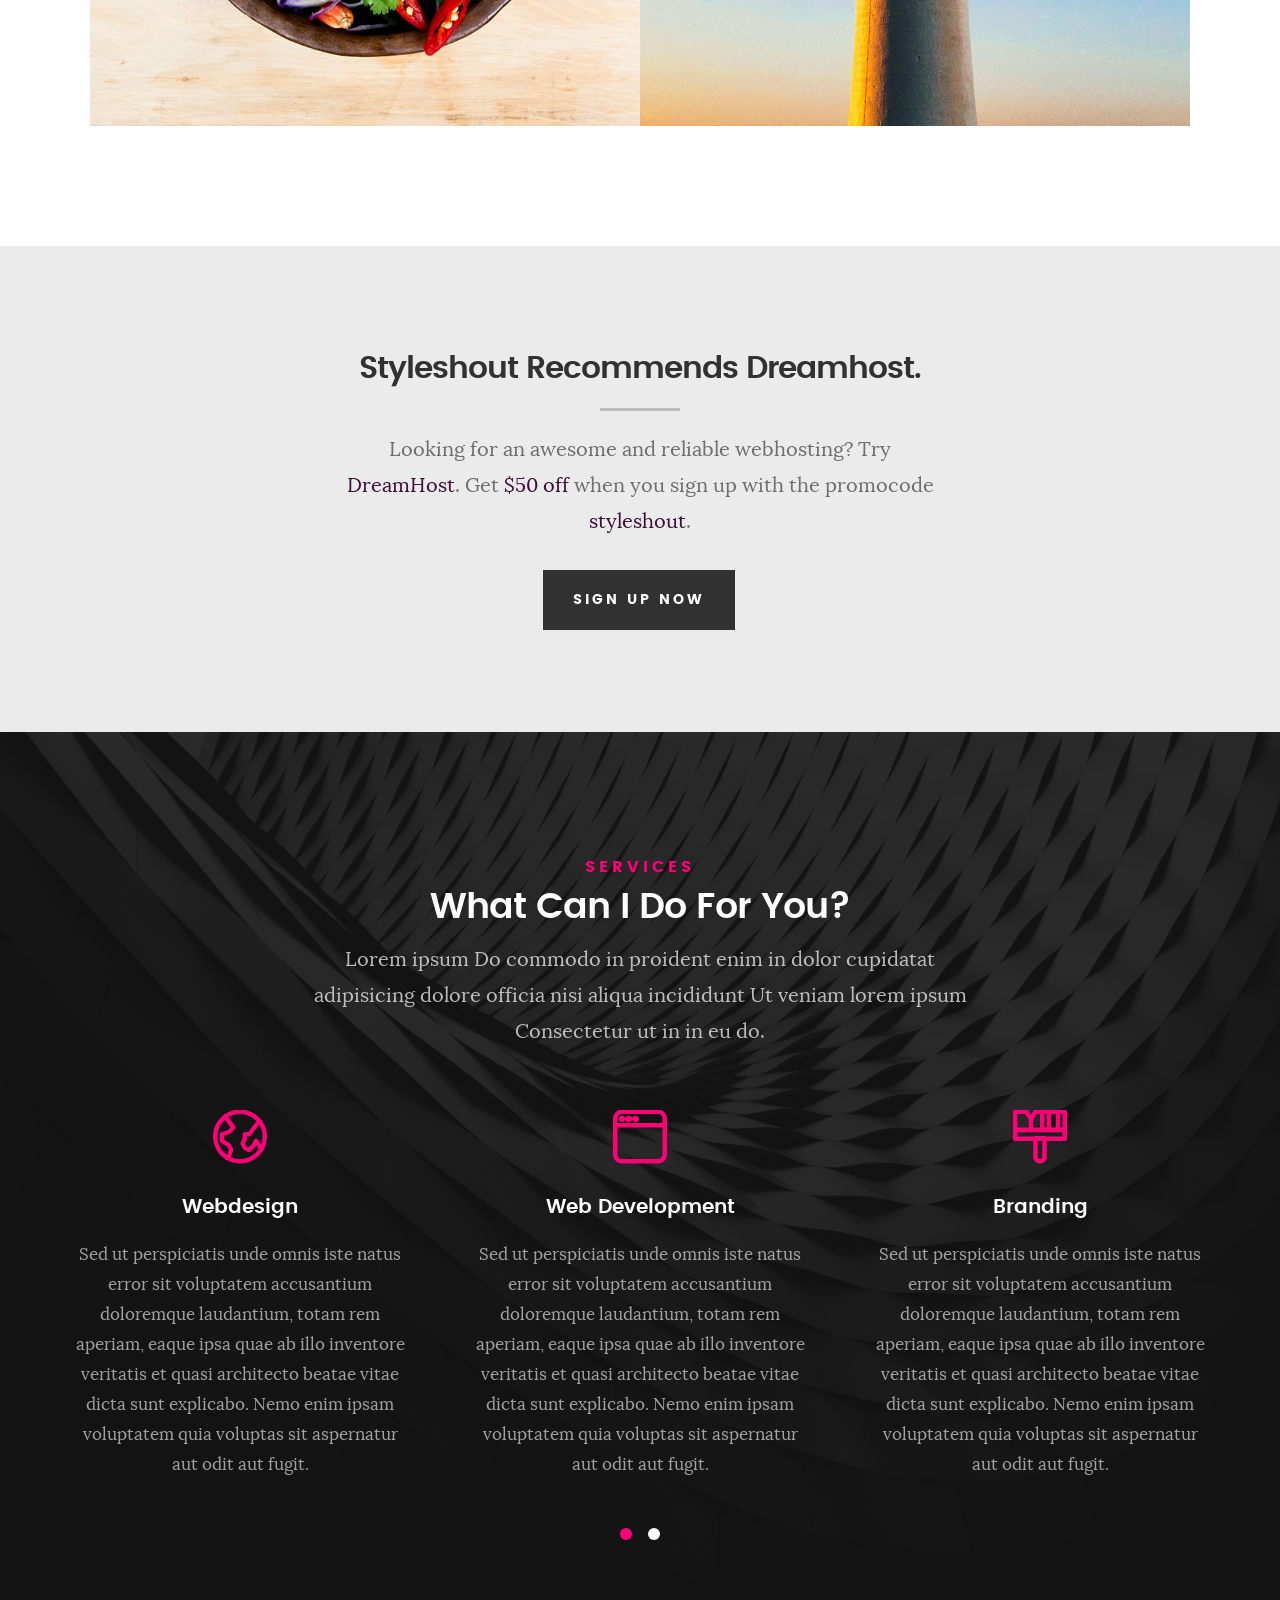
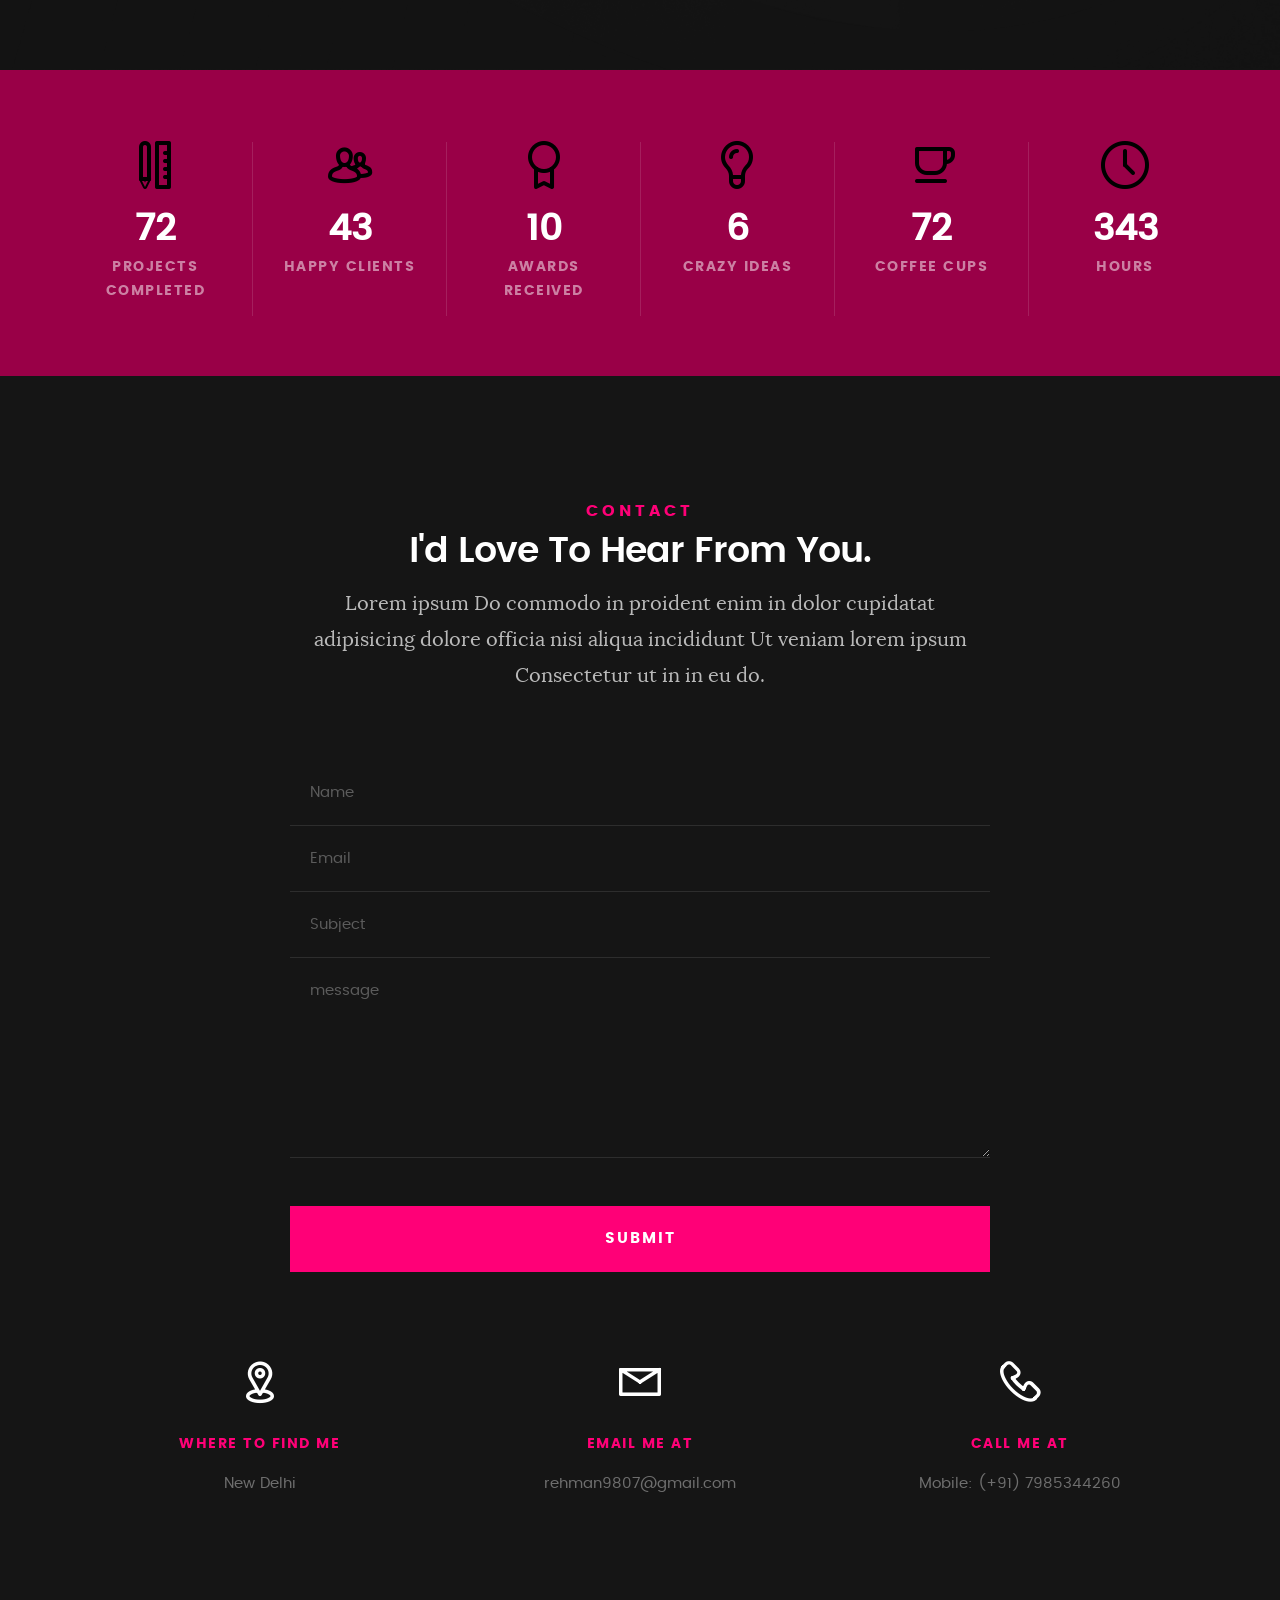
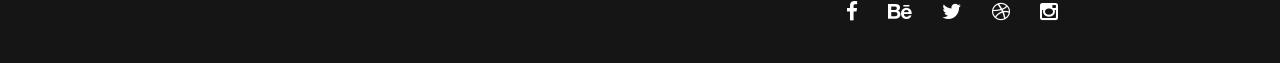
<file: index-backup-before-redesign.html>
<!DOCTYPE html>
<!--[if IE 8 ]><html class="no-js oldie ie8" lang="en"> <![endif]-->
<!--[if IE 9 ]><html class="no-js oldie ie9" lang="en"> <![endif]-->
<!--[if (gte IE 9)|!(IE)]><!--><html class="no-js" lang="en"> <!--<![endif]-->
<head>

   <!--- basic page needs
   ================================================== -->
   <meta charset="utf-8">
	<title>Habibar Rahman</title>
	<meta name="description" content="">  
	<meta name="author" content="">

   <!-- mobile specific metas
   ================================================== -->
	<meta name="viewport" content="width=device-width, initial-scale=1, maximum-scale=1">

 	<!-- CSS
   ================================================== -->
   <link rel="stylesheet" href="css/base.css">  
   <link rel="stylesheet" href="css/main.css">
   <link rel="stylesheet" href="css/vendor.css">     

   <!-- script
   ================================================== -->   
	<script src="js/modernizr.js"></script>
	<script src="js/pace.min.js"></script>

   <!-- favicons
	================================================== -->
	<link rel="icon" type="image/ico" href="favicon.ico">

</head>

<body id="top">

	<!-- header 
   ================================================== -->
   <header>   	
   	<div class="row">

   		<div class="top-bar">
   			<a class="menu-toggle" href="#"><span>Menu</span></a>

	   		<div class="logo">
		         <a href="index.html">Habibar</a>
		      </div>		      

		   	<nav id="main-nav-wrap">
					<ul class="main-navigation">
						<li class="current"><a class="smoothscroll"  href="#intro" title="">Home</a></li>
						<li><a class="smoothscroll"  href="#about" title="">About</a></li>
						<li><a class="smoothscroll"  href="#resume" title="">Resume</a></li>
						<li><a class="smoothscroll"  href="#portfolio" title="">Portfolio</a></li>
						<li><a class="smoothscroll"  href="#services" title="">Services</a></li>					
						<li><a class="smoothscroll"  href="#contact" title="">Contact</a></li>	
						<li><a href="styles.html" title="">Style Demo</a></li>				
					</ul>
				</nav>    		
   		</div> <!-- /top-bar --> 
   		
   	</div> <!-- /row --> 		
   </header> <!-- /header -->

	<!-- intro section
   ================================================== -->
   <section id="intro">   

   	<div class="intro-overlay"></div>	

   	<div class="intro-content">
   		<div class="row">

   			<div class="col-twelve">

	   			 
	   			<h1>I'm Habibar Rahman.</h1>

	   			<p class="intro-position">
	   				<span>Software Developer</span>
	   				<span>Php Developer</span> 
	   			</p>

	   			<a class="button stroke smoothscroll" href="#about" title="">More About Me</a>

	   		</div>  
   			
   		</div>   		 		
   	</div> <!-- /intro-content --> 

   	<ul class="intro-social">        
         <li><a href="#"><i class="fa fa-facebook"></i></a></li>
         <li><a href="#"><i class="fa fa-behance"></i></a></li>
         <li><a href="#"><i class="fa fa-twitter"></i></a></li>
         <li><a href="#"><i class="fa fa-dribbble"></i></a></li>
         <li><a href="#"><i class="fa fa-instagram"></i></a></li>
      </ul> <!-- /intro-social -->      	

   </section> <!-- /intro -->


   <!-- about section
   ================================================== -->
   <section id="about">  

   	<div class="row section-intro">
   		<div class="col-twelve">

   			<h5>About</h5>
   			<h1>Let me introduce myself.</h1>

   			<div class="intro-info">

   				<img src="images/profile-pic.jpg" alt="Profile Picture">

   				<p class="lead">Lorem ipsum Exercitation culpa qui dolor consequat exercitation fugiat laborum ex ea eiusmod ad do aliqua occaecat nisi ad irure sunt id pariatur Duis laboris amet exercitation veniam labore consectetur ea id quis eiusmod.</p>
   			</div>   			

   		</div>   		
   	</div> <!-- /section-intro -->

   	<div class="row about-content">

   		<div class="col-six tab-full">

   			<h3>Profile</h3>
   			<p>Lorem ipsum Qui veniam ut consequat ex ullamco nulla in non ut esse in magna sint minim officia consectetur nisi commodo ea magna pariatur nisi cillum.</p>

   			<ul class="info-list">
   				<li>
   					<strong>Fullname:</strong>
   					<span>Juan Dela Cruz</span>
   				</li>
   				<li>
   					<strong>Birth Date:</strong>
   					<span>September 28, 1987</span>
   				</li>
   				<li>
   					<strong>Job:</strong>
   					<span>Freelancer, Frontend Developer</span>
   				</li>
   				<li>
   					<strong>Website:</strong>
   					<span>www.kardswebsite.com</span>
   				</li>
   				<li>
   					<strong>Email:</strong>
   					<span>me@kardswebsite.com</span>
   				</li>

   			</ul> <!-- /info-list -->

   		</div>

   		<div class="col-six tab-full">

   			<h3>Skills</h3>
   			<p>Lorem ipsum Qui veniam ut consequat ex ullamco nulla in non ut esse in magna sint minim officia consectetur nisi commodo ea magna pariatur nisi cillum.</p>

				<ul class="skill-bars">
				   <li>
				   	<div class="progress percent90"><span>90%</span></div>
				   	<strong>HTML5</strong>
				   </li>
				   <li>
				   	<div class="progress percent85"><span>85%</span></div>
				   	<strong>CSS3</strong>
				   </li>
				   <li>
				   	<div class="progress percent70"><span>70%</span></div>
				   	<strong>JQuery</strong>
				   </li>
				   <li>
				   	<div class="progress percent95"><span>95%</span></div>
				   	<strong>PHP</strong>
				   </li>
				   <li>

				   	<div class="progress percent75"><span>75%</span></div>
				   	<strong>Wordpress</strong>
				   </li>
      
				</ul> <!-- /skill-bars -->		

   		</div>

   	</div>

   	<div class="row button-section">
   		<div class="col-twelve">
   			<a href="#contact" title="Hire Me" class="button stroke smoothscroll">Hire Me</a>
   			<a href="#" title="Download CV" class="button button-primary">Download CV</a>
   		</div>   		
   	</div>

   </section> <!-- /process-->    


   <!-- resume Section
   ================================================== -->
	<section id="resume" class="grey-section">

		<div class="row section-intro">
   		<div class="col-twelve">

   			<h5>Resume</h5>
   			<h1>More of my credentials.</h1>

   			<p class="lead">Lorem ipsum Do commodo in proident enim in dolor cupidatat adipisicing dolore officia nisi aliqua incididunt Ut veniam lorem ipsum Consectetur ut in in eu do.</p>

   		</div>   		
   	</div> <!-- /section-intro--> 

   	<div class="row resume-timeline">

   		<div class="col-twelve resume-header">

   			<h2>Work Experience</h2>

   		</div> <!-- /resume-header -->

   		<div class="col-twelve">

   			<div class="timeline-wrap">

   				<div class="timeline-block">

	   				<div class="timeline-ico">
	   					<i class="fa fa-graduation-cap"></i>
	   				</div>

	   				<div class="timeline-header">
	   					<h3>UI Designer</h3>
	   					<p>July 2015 - Present</p>
	   				</div>

	   				<div class="timeline-content">
	   					<h4>Awesome Studio</h4>
	   					<p>Lorem ipsum Occaecat do esse ex et dolor culpa nisi ex in magna consectetur nisi cupidatat laboris esse eiusmod deserunt aute do quis velit esse sed Ut proident cupidatat nulla esse cillum laborum occaecat nostrud sit dolor incididunt amet est occaecat nisi.</p>
	   				</div>

	   			</div> <!-- /timeline-block -->

	   			<div class="timeline-block">

	   				<div class="timeline-ico">
	   					<i class="fa fa-graduation-cap"></i>
	   				</div>

	   				<div class="timeline-header">
	   					<h3>Front-end Developer</h3>
	   					<p>July 2014 - June 2015</p>
	   				</div>

	   				<div class="timeline-content">
	   					<h4>Super Cool Agency</h4>
	   					<p>Lorem ipsum Occaecat do esse ex et dolor culpa nisi ex in magna consectetur nisi cupidatat laboris esse eiusmod deserunt aute do quis velit esse sed Ut proident cupidatat nulla esse cillum laborum occaecat nostrud sit dolor incididunt amet est occaecat nisi incididunt.</p>
	   				</div>

	   			</div> <!-- /timeline-block -->

	   			<div class="timeline-block">

	   				<div class="timeline-ico">
	   					<i class="fa fa-graduation-cap"></i>
	   				</div>

	   				<div class="timeline-header">
	   					<h3>Web Designer</h3>
	   					<p>May 2013 - June 2014</p>
	   				</div>

	   				<div class="timeline-content">
	   					<h4>Great Designs Studio</h4>
	   					<p>Lorem ipsum Occaecat do esse ex et dolor culpa nisi ex in magna consectetur nisi cupidatat laboris esse eiusmod deserunt aute do quis velit esse sed Ut proident cupidatat nulla esse cillum laborum occaecat nostrud sit dolor incididunt amet est occaecat nisi incididunt.</p>
	   				</div>

	   			</div> <!-- /timeline-block -->

   			</div> <!-- /timeline-wrap -->   			

   		</div> <!-- /col-twelve -->
   		
   	</div> <!-- /resume-timeline -->
   	
   	<div class="row resume-timeline">

   		<div class="col-twelve resume-header">

   			<h2>Education</h2>

   		</div> <!-- /resume-header -->

   		<div class="col-twelve">

   			<div class="timeline-wrap">

   				<div class="timeline-block">

	   				<div class="timeline-ico">
	   					<i class="fa fa-briefcase"></i>
	   				</div>

	   				<div class="timeline-header">
	   					<h3>Master Degree</h3>
	   					<p>July 2015 - Present</p>
	   				</div>

	   				<div class="timeline-content">
	   					<h4>University of Life</h4>
	   					<p>Lorem ipsum Occaecat do esse ex et dolor culpa nisi ex in magna consectetur nisi cupidatat laboris esse eiusmod deserunt aute do quis velit esse sed Ut proident cupidatat nulla esse cillum laborum occaecat nostrud sit dolor incididunt amet est occaecat nisi.</p>
	   				</div>

	   			</div> <!-- /timeline-block -->

	   			<div class="timeline-block">

	   				<div class="timeline-ico">
	   					<i class="fa fa-briefcase"></i>
	   				</div>

	   				<div class="timeline-header">
	   					<h3>Bachelor Degree</h3>
	   					<p>July 2014 - June 2015</p>
	   				</div>

	   				<div class="timeline-content">
	   					<h4>State Design University</h4>
	   					<p>Lorem ipsum Occaecat do esse ex et dolor culpa nisi ex in magna consectetur nisi cupidatat laboris esse eiusmod deserunt aute do quis velit esse sed Ut proident cupidatat nulla esse cillum laborum occaecat nostrud sit dolor incididunt amet est occaecat nisi incididunt.</p>
	   				</div>

	   			</div> <!-- /timeline-block -->

	   			<div class="timeline-block">

	   				<div class="timeline-ico">
	   					<i class="fa fa-briefcase"></i>
	   				</div>

	   				<div class="timeline-header">
	   					<h3>Bachelor Degree</h3>
	   					<p>May 2013 - June 2014</p>
	   				</div>

	   				<div class="timeline-content">
	   					<h4>Design College</h4>
	   					<p>Lorem ipsum Occaecat do esse ex et dolor culpa nisi ex in magna consectetur nisi cupidatat laboris esse eiusmod deserunt aute do quis velit esse sed Ut proident cupidatat nulla esse cillum laborum occaecat nostrud sit dolor incididunt amet est occaecat nisi incididunt.</p>
	   				</div>

	   			</div> <!-- /timeline-block -->

   			</div> <!-- /timeline-wrap -->   			

   		</div> <!-- /col-twelve -->
   		
   	</div> <!-- /resume-timeline -->
		
	</section> <!-- /features -->


	<!-- Portfolio Section
   ================================================== -->
	<section id="portfolio">

		<div class="row section-intro">
   		<div class="col-twelve">

   			<h5>Portfolio</h5>
   			<h1>Check Out Some of My Works.</h1>

   			<p class="lead">Lorem ipsum Do commodo in proident enim in dolor cupidatat adipisicing dolore officia nisi aliqua incididunt Ut veniam lorem ipsum Consectetur ut in in eu do.</p>

   		</div>   		
   	</div> <!-- /section-intro--> 

   	<div class="row portfolio-content">

   		<div class="col-twelve">

   			<!-- portfolio-wrapper -->
	         <div id="folio-wrapper" class="block-1-2 block-mob-full stack">

	         	<div class="bgrid folio-item">
	               <div class="item-wrap">
	               	<img src="images/portfolio/liberty.jpg" alt="Liberty">
	                  <a href="#modal-01" class="overlay">	                  	           
	                     <div class="folio-item-table">
	                     	<div class="folio-item-cell">
		     					       <h3 class="folio-title">Liberty</h3>	     					    
		     					    	 <span class="folio-types">
		     					       	  Graphic Design
		     					       </span>
		     					   </div>	                      	
	                     </div>                    
	                  </a>
	               </div>	               
	        		</div> <!-- /folio-item -->

	        		<div class="bgrid folio-item">
	               <div class="item-wrap">
	               	<img src="images/portfolio/shutterbug.jpg" alt="Shutterbug">
	               	<a href="#modal-02" class="overlay">              		                  
	                     <div class="folio-item-table">
	                     	<div class="folio-item-cell">
	                     		<h3 class="folio-title">Shutterbug</h3>	     					    
		     					    	<span class="folio-types">
		     					       	  Web Design
		     					      </span>		     		
		     					   </div> 	                      	
	                     </div>                    
	                  </a>
	               </div>
	        		</div> <!-- /folio-item -->

	            <div class="bgrid folio-item">
	               <div class="item-wrap">
	               	<img src="images/portfolio/clouds.jpg"alt="Clouds">
	                  <a href="#modal-03" class="overlay">             		                  
	                     <div class="folio-item-table">
	                     	<div class="folio-item-cell">
	                     		<h3 class="folio-title">Clouds</h3>	     					    
		     					    	<span class="folio-types">
		     					       	  Web Design
		     					      </span>		     		
		     					   </div> 	                      	
	                     </div>                    
	                  </a>
	               </div>
	        		</div> <!-- /folio-item -->

	            <div class="bgrid folio-item">
	               <div class="item-wrap">
	               	<img src="images/portfolio/beetle.jpg" alt="Beetle">
	                  <a href="#modal-04" class="overlay">                  	                 
	                     <div class="folio-item-table">
	                     	<div class="folio-item-cell">
	                     		<h3 class="folio-title">Beetle</h3>	     					    
		     					    	<span class="folio-types">
		     					       	  Branding
		     					      </span>		     		
		     					   </div>  	                      	
	                     </div>                    
	                  </a>
	               </div>
	        		</div> <!-- /folio-item -->     

	        		<div class="bgrid folio-item">
	               <div class="item-wrap">
	               	<img src="images/portfolio/lighthouse.jpg" alt="Lighthouse">
	                  <a href="#modal-05" class="overlay">             		                  
	                     <div class="folio-item-table">
	                     	<div class="folio-item-cell">
	                     		<h3 class="folio-title">Lighthouse</h3>	     					    
		     					    	<span class="folio-types">
		     					       	  Web Development
		     					      </span>		     		
		     					   </div> 	                      	
	                     </div>                    
	                  </a>
	               </div>
	        		</div> <!-- /folio-item -->

	            <div class="bgrid folio-item">
	               <div class="item-wrap">
	               	<img src="images/portfolio/salad.jpg" alt="Salad">
	                  <a href="#modal-06" class="overlay">
	                     <div class="folio-item-table">
	                     	<div class="folio-item-cell">
	                     		<h3 class="folio-title">Salad</h3>	     					    
		     					    	<span class="folio-types">
		     					       	  Branding
		     					      </span>		     		
		     					   </div>	                      	
	                     </div>                    
	                  </a>
	               </div>
	        		</div> <!-- /folio-item -->   

	            <!-- modal popups - begin
	            ============================================================= -->
	            <div id="modal-01" class="popup-modal slider mfp-hide">	

				     	<div class="media">
				     		<img src="images/portfolio/modals/m-liberty.jpg" alt="" />
				     	</div>      	

					   <div class="description-box">
					      <h4>Liberty</h4>		      
					      <p>Proin gravida nibh vel velit auctor aliquet. Aenean sollicitudin, lorem quis bibendum auctor, nisi elit consequat ipsum, nec sagittis sem nibh id elit.</p>

					      <div class="categories">Web Development</div>			               
					   </div>

			         <div class="link-box">
			            <a href="http://www.behance.net">Details</a>
					      <a href="#" class="popup-modal-dismiss">Close</a>
			         </div>		      

				   </div> <!-- /modal-01 -->

				   <div id="modal-02" class="popup-modal slider mfp-hide">	

				     	<div class="media">
				     		<img src="images/portfolio/modals/m-shutterbug.jpg" alt="" />
				     	</div>      	

					   <div class="description-box">
					      <h4>Shutterbug</h4>		      
					      <p>Proin gravida nibh vel velit auctor aliquet. Aenean sollicitudin, lorem quis bibendum auctor, nisi elit consequat ipsum, nec sagittis sem nibh id elit.</p>

					      <div class="categories">Web Design</div>			               
					   </div>

			         <div class="link-box">
			            <a href="http://www.behance.net">Details</a>
					      <a href="#" class="popup-modal-dismiss">Close</a>
			         </div>		      

				   </div> <!-- /modal-02 -->

				   <div id="modal-03" class="popup-modal slider mfp-hide">	

				     	<div class="media">
				     		<img src="images/portfolio/modals/m-clouds.jpg" alt="" />
				     	</div>      	

					   <div class="description-box">
					      <h4>Clouds</h4>		      
					      <p>Proin gravida nibh vel velit auctor aliquet. Aenean sollicitudin, lorem quis bibendum auctor, nisi elit consequat ipsum, nec sagittis sem nibh id elit.</p>

					      <div class="categories">Web Design</div>			               
					   </div>

			         <div class="link-box">
			            <a href="http://www.behance.net">Details</a>
					      <a href="#" class="popup-modal-dismiss">Close</a>
			         </div>		      

				   </div> <!-- /modal-03 -->

				   <div id="modal-04" class="popup-modal slider mfp-hide">	

				     	<div class="media">
				     		<img src="images/portfolio/modals/m-beetle.jpg" alt="" />
				     	</div>      	

					   <div class="description-box">
					      <h4>Beetle</h4>		      
					      <p>Proin gravida nibh vel velit auctor aliquet. Aenean sollicitudin, lorem quis bibendum auctor, nisi elit consequat ipsum, nec sagittis sem nibh id elit.</p>

					      <div class="categories">Branding</div>			               
					   </div>

			         <div class="link-box">
			            <a href="http://www.behance.net">Details</a>
					      <a href="#" class="popup-modal-dismiss">Close</a>
			         </div>		      

				   </div> <!-- /modal-04 -->

				   <div id="modal-05" class="popup-modal slider mfp-hide">	

				     	<div class="media">
				     		<img src="images/portfolio/modals/m-lighthouse.jpg" alt="" />
				     	</div>      	

					   <div class="description-box">
					      <h4>Lighthouse</h4>		      
					      <p>Proin gravida nibh vel velit auctor aliquet. Aenean sollicitudin, lorem quis bibendum auctor, nisi elit consequat ipsum, nec sagittis sem nibh id elit.</p>

					      <div class="categories">Web Development</div>			               
					   </div>

			         <div class="link-box">
			            <a href="http://www.behance.net">Details</a>
					      <a href="#" class="popup-modal-dismiss">Close</a>
			         </div>		      

				   </div> <!-- /modal-05 -->

				   <div id="modal-06" class="popup-modal slider mfp-hide">	

				     	<div class="media">
				     		<img src="images/portfolio/modals/m-salad.jpg" alt="" />
				     	</div>      	

					   <div class="description-box">
					      <h4>Salad</h4>		      
					      <p>Proin gravida nibh vel velit auctor aliquet. Aenean sollicitudin, lorem quis bibendum auctor, nisi elit consequat ipsum, nec sagittis sem nibh id elit.</p>

					      <div class="categories">Branding</div>			               
					   </div>

			         <div class="link-box">
			            <a href="http://www.behance.net">Details</a>
					      <a href="#" class="popup-modal-dismiss">Close</a>
			         </div>		      

				   </div> <!-- /modal-06 -->


				   <!-- modal popups - end
	            ============================================================= -->

	         </div> <!-- /portfolio-wrapper --> 

   		</div>  <!-- /twelve -->   

   	</div> <!-- /portfolio-content --> 
		
	</section> <!-- /portfolio --> 


	<!-- CTA Section
   ================================================== -->
	<section id="cta" class="grey-section">

   	<div class="row cta-content">

   		<div class="col-twelve section-ads">  

	     		<h2 class="h01"><a href="http://www.dreamhost.com/r.cgi?287326|STYLESHOUT">Styleshout Recommends Dreamhost.</a></h2>

		      <p class="lead">
		      Looking for an awesome and reliable webhosting? Try <a href="http://www.dreamhost.com/r.cgi?287326|STYLESHOUT"><span>DreamHost</span></a>.
				Get <span>$50 off</span> when you sign up with the promocode <span>styleshout</span>. 
				<!-- Simply type	the promocode in the box labeled “Promo Code” when placing your order. -->	
				</p>

				<div class="action">
			      <a class="button button-primary large" href="http://www.dreamhost.com/r.cgi?287326|STYLESHOUT">Sign Up Now</a>
		      </div>		     	

   		</div>

   	</div> <!-- /cta-content -->

   </section> <!-- /cta --> 

	
	<!-- services Section
   ================================================== -->
	<section id="services">

		<div class="overlay"></div>

		<div class="row section-intro">
   		<div class="col-twelve">

   			<h5>Services</h5>
   			<h1>What Can I Do For You?</h1>

   			<p class="lead">Lorem ipsum Do commodo in proident enim in dolor cupidatat adipisicing dolore officia nisi aliqua incididunt Ut veniam lorem ipsum Consectetur ut in in eu do.</p>

   		</div>   		
   	</div> <!-- /section-intro -->

   	<div class="row services-content">

   		<div id="owl-slider" class="owl-carousel services-list">

	      	<div class="service">	

	      		<span class="icon"><i class="icon-earth"></i></span>            

	            <div class="service-content">	

	            	 <h3>Webdesign</h3>

		            <p class="desc">Sed ut perspiciatis unde omnis iste natus error sit voluptatem accusantium doloremque laudantium, totam rem aperiam, eaque ipsa quae ab illo inventore veritatis et quasi architecto beatae vitae dicta sunt explicabo. Nemo enim ipsam voluptatem quia voluptas sit aspernatur aut odit aut fugit.
	         		</p>
	         		
	         	</div> 	         	 

				</div> <!-- /service -->

				<div class="service">	

					<span class="icon"><i class="icon-window"></i></span>                          

	            <div class="service-content">	

	            	<h3>Web Development</h3>  

		            <p class="desc">Sed ut perspiciatis unde omnis iste natus error sit voluptatem accusantium doloremque laudantium, totam rem aperiam, eaque ipsa quae ab illo inventore veritatis et quasi architecto beatae vitae dicta sunt explicabo. Nemo enim ipsam voluptatem quia voluptas sit aspernatur aut odit aut fugit.
	         		</p>

	            </div>	                          

			   </div> <!-- /service -->

			   <div class="service">

			   	<span class="icon"><i class="icon-paint-brush"></i></span>		            

	            <div class="service-content">

	            	<h3>Branding</h3>

		            <p class="desc">Sed ut perspiciatis unde omnis iste natus error sit voluptatem accusantium doloremque laudantium, totam rem aperiam, eaque ipsa quae ab illo inventore veritatis et quasi architecto beatae vitae dicta sunt explicabo. Nemo enim ipsam voluptatem quia voluptas sit aspernatur aut odit aut fugit.
	        			</p> 

	            </div> 	            	               

			   </div> <!-- /service -->

				<div class="service">

					<span class="icon"><i class="icon-toggles"></i></span>	              

	            <div class="service-content">

	            	<h3>UI/UX Design</h3>

		            <p class="desc">Sed ut perspiciatis unde omnis iste natus error sit voluptatem accusantium doloremque laudantium, totam rem aperiam, eaque ipsa quae ab illo inventore veritatis et quasi architecto beatae vitae dicta sunt explicabo. Nemo enim ipsam voluptatem quia voluptas sit aspernatur aut odit aut fugit.
	         		</p> 
	         		
	            </div>                

				</div> <!-- /service -->

			   <div class="service">

			   	<span class="icon"><i class="icon-image"></i></span>	            

	            <div class="service-content">

	            	<h3>Graphics Design</h3>

		            <p class="desc">Sed ut perspiciatis unde omnis iste natus error sit voluptatem accusantium doloremque laudantium, totam rem aperiam, eaque ipsa quae ab illo inventore veritatis et quasi architecto beatae vitae dicta sunt explicabo. Nemo enim ipsam voluptatem quia voluptas sit aspernatur aut odit aut fugit.
	        			</p> 

	            </div>	               

			   </div> <!-- /service -->

			   <div class="service">

			   	<span class="icon"><i class="icon-chat"></i></span>	   	           

	            <div class="service-content">

	            	 <h3>Consultancy</h3>

		            <p class="desc">Sed ut perspiciatis unde omnis iste natus error sit voluptatem accusantium doloremque laudantium, totam rem aperiam, eaque ipsa quae ab illo inventore veritatis et quasi architecto beatae vitae dicta sunt explicabo. Nemo enim ipsam voluptatem quia voluptas sit aspernatur aut odit aut fugit.
	        			</p> 
	        			
	            </div>	               

			   </div> <!-- /service -->

	      </div> <!-- /services-list -->
   		
   	</div> <!-- /services-content -->
		
	</section> <!-- /services -->	


	<!-- stats Section
   ================================================== -->
	<section id="stats" class="count-up">

		<div class="row">
			<div class="col-twelve">

				<div class="block-1-6 block-s-1-3 block-tab-1-2 block-mob-full stats-list">

					<div class="bgrid stat">

						<div class="icon-part">
							<i class="icon-pencil-ruler"></i>
						</div>

						<h3 class="stat-count">
							1500
						</h3>

						<h5 class="stat-title">
							Projects Completed
						</h5>

					</div> <!-- /stat -->					

					<div class="bgrid stat">

						<div class="icon-part">
							<i class="icon-users"></i>
						</div>

						<h3 class="stat-count">
							900
						</h3>

						<h5 class="stat-title">
							Happy Clients
						</h5>

					</div> <!-- /stat -->

					<div class="bgrid stat">

						<div class="icon-part">
							<i class="icon-badge"></i>
						</div>

						<h3 class="stat-count">
							200
						</h3>

						<h5 class="stat-title">
							Awards Received
						</h5>

					</div> <!-- /stat -->									

					<div class="bgrid stat">

						<div class="icon-part">
							<i class="icon-light-bulb"></i>
						</div>

						<h3 class="stat-count">
							120
						</h3>

						<h5 class="stat-title">
							Crazy Ideas
						</h5>

					</div> <!-- /stat -->

					<div class="bgrid stat">

						<div class="icon-part">
							<i class="icon-cup"></i>
						</div>

						<h3 class="stat-count">
							1500
						</h3>

						<h5 class="stat-title">
							Coffee Cups
						</h5>

					</div> <!-- /stat -->

					<div class="bgrid stat">

						<div class="icon-part">
							<i class="icon-clock"></i>
						</div>

						<h3 class="stat-count">
							7200
						</h3>

						<h5 class="stat-title">
							Hours
						</h5>

					</div> <!-- /stat -->

				</div> <!-- /stats-list -->

			</div> <!-- /twelve -->
		</div> <!-- /row -->

	</section> <!-- /stats -->

	
   <!-- contact
   ================================================== -->
	<section id="contact">

		<div class="row section-intro">
   		<div class="col-twelve">

   			<h5>Contact</h5>
   			<h1>I'd Love To Hear From You.</h1>

   			<p class="lead">Lorem ipsum Do commodo in proident enim in dolor cupidatat adipisicing dolore officia nisi aliqua incididunt Ut veniam lorem ipsum Consectetur ut in in eu do.</p>

   		</div> 
   	</div> <!-- /section-intro -->

   	<div class="row contact-form">

   		<div class="col-twelve">

            <!-- form -->
            <form name="contactForm" id="contactForm" method="post" action="">
      			<fieldset>

                  <div class="form-field">
 						   <input name="contactName" type="text" id="contactName" placeholder="Name" value="" minlength="2" required="">
                  </div>
                  <div class="form-field">
	      			   <input name="contactEmail" type="email" id="contactEmail" placeholder="Email" value="" required="">
	               </div>
                  <div class="form-field">
	     				   <input name="contactSubject" type="text" id="contactSubject" placeholder="Subject" value="">
	               </div>                       
                  <div class="form-field">
	                 	<textarea name="contactMessage" id="contactMessage" placeholder="message" rows="10" cols="50" required=""></textarea>
	               </div>                      
                 <div class="form-field">
                     <button class="submitform">Submit</button>
                     <div id="submit-loader">
                        <div class="text-loader">Sending...</div>                             
       				      <div class="s-loader">
								  	<div class="bounce1"></div>
								  	<div class="bounce2"></div>
								  	<div class="bounce3"></div>
								</div>
							</div>
                  </div>

      			</fieldset>
      		</form> <!-- Form End -->

            <!-- contact-warning -->
            <div id="message-warning">            	
            </div>            
            <!-- contact-success -->
      		<div id="message-success">
               <i class="fa fa-check"></i>Your message was sent, thank you!<br>
      		</div>

         </div> <!-- /col-twelve -->
   		
   	</div> <!-- /contact-form -->

   	<div class="row contact-info">

   		<div class="col-four tab-full">

   			<div class="icon">
   				<i class="icon-pin"></i>
   			</div>

   			<h5>Where to find me</h5>

   			<p>
            New Delhi
            </p>

   		</div>

   		<div class="col-four tab-full collapse">

   			<div class="icon">
   				<i class="icon-mail"></i>
   			</div>
   			<h5>Email Me At</h5>
   			<p>rehman9807@gmail.com </p>

   		</div>

   		<div class="col-four tab-full">

   			<div class="icon">
   				<i class="icon-phone"></i>
   			</div>

   			<h5>Call Me At</h5>

   			<p> Mobile: (+91) 7985344260</p>

   		</div>
   		
   	</div> <!-- /contact-info -->
		
	</section> <!-- /contact -->


   <!-- footer
   ================================================== -->

   <footer>
     	<div class="row">

     		<div class="col-six tab-full pull-right social">

     			<ul class="footer-social">        
			      <li><a href="#"><i class="fa fa-facebook"></i></a></li>
			      <li><a href="#"><i class="fa fa-behance"></i></a></li>
			      <li><a href="#"><i class="fa fa-twitter"></i></a></li>
			      <li><a href="#"><i class="fa fa-dribbble"></i></a></li>
			      <li><a href="#"><i class="fa fa-instagram"></i></a></li>
			   </ul> 
	      		
	      </div>

      	<div class="col-six tab-full">
	      	<!-- <div class="copyright">
		        	<span>© Copyright Kards 2016.</span> 
		        	<span>Design by <a href="http://www.styleshout.com/">styleshout</a></span>	         	
		         </div>		                   -->
	      	</div>

	      	<div id="go-top">
		         <a class="smoothscroll" title="Back to Top" href="#top"><i class="fa fa-long-arrow-up"></i></a>
		      </div>

      	</div> <!-- /row -->     	
   </footer>  

   <div id="preloader"> 
    	<div id="loader"></div>
   </div> 

   <!-- Java Script
   ================================================== --> 
   <script src="js/jquery-2.1.3.min.js"></script>
   <script src="js/plugins.js"></script>
   <script src="js/main.js"></script>

</body>

</html>
</file>
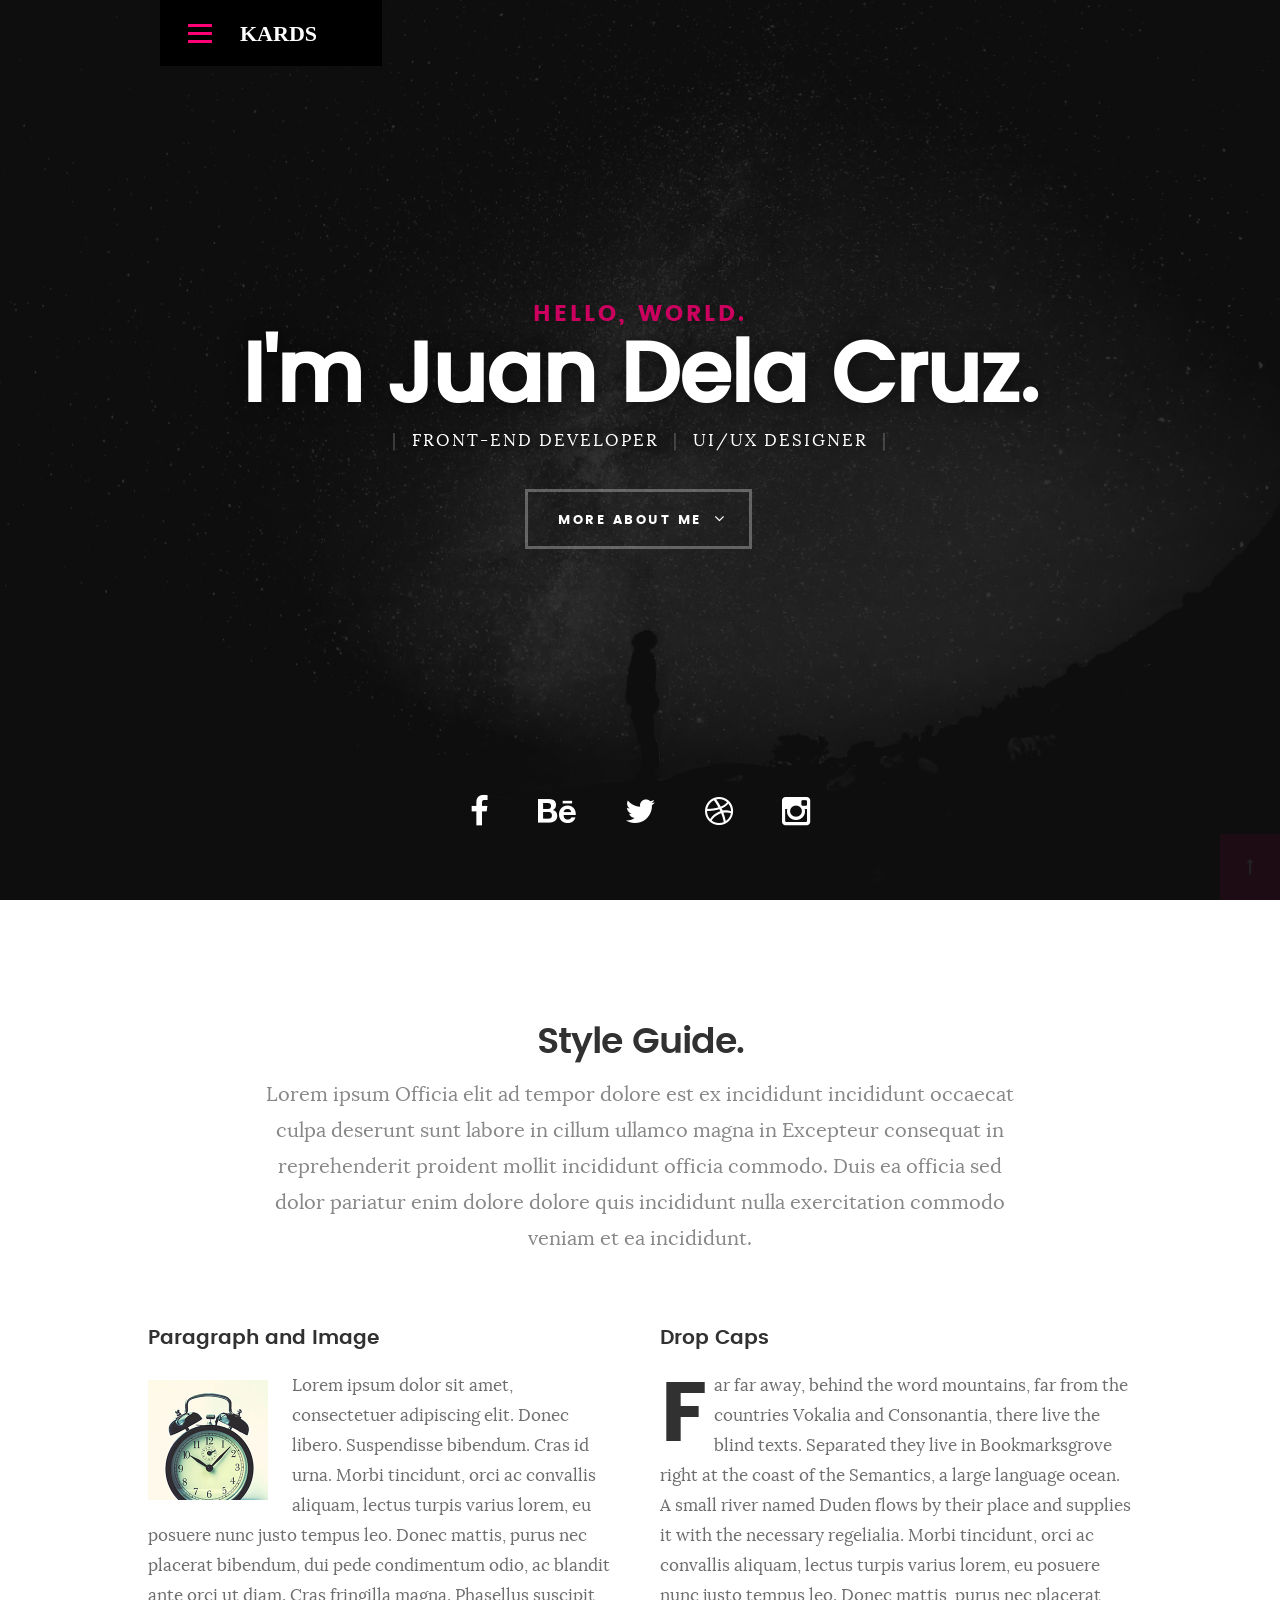
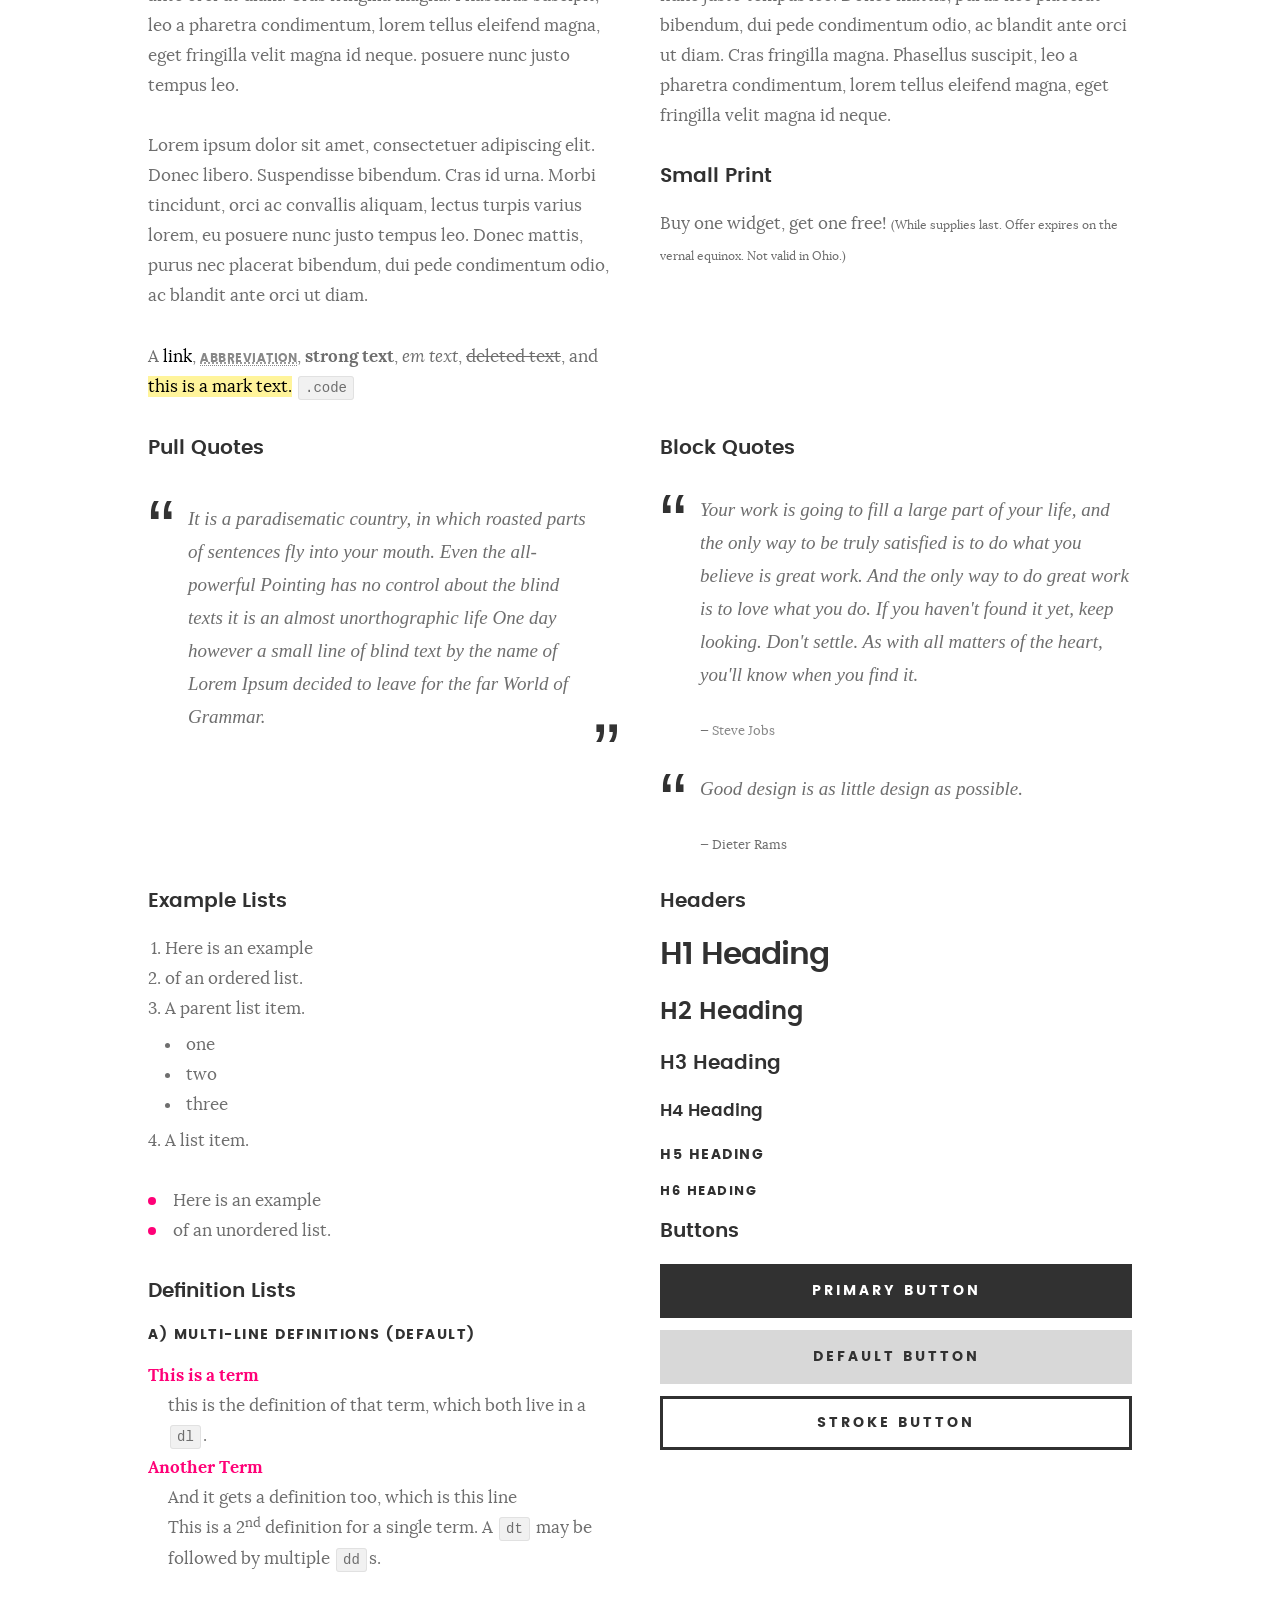
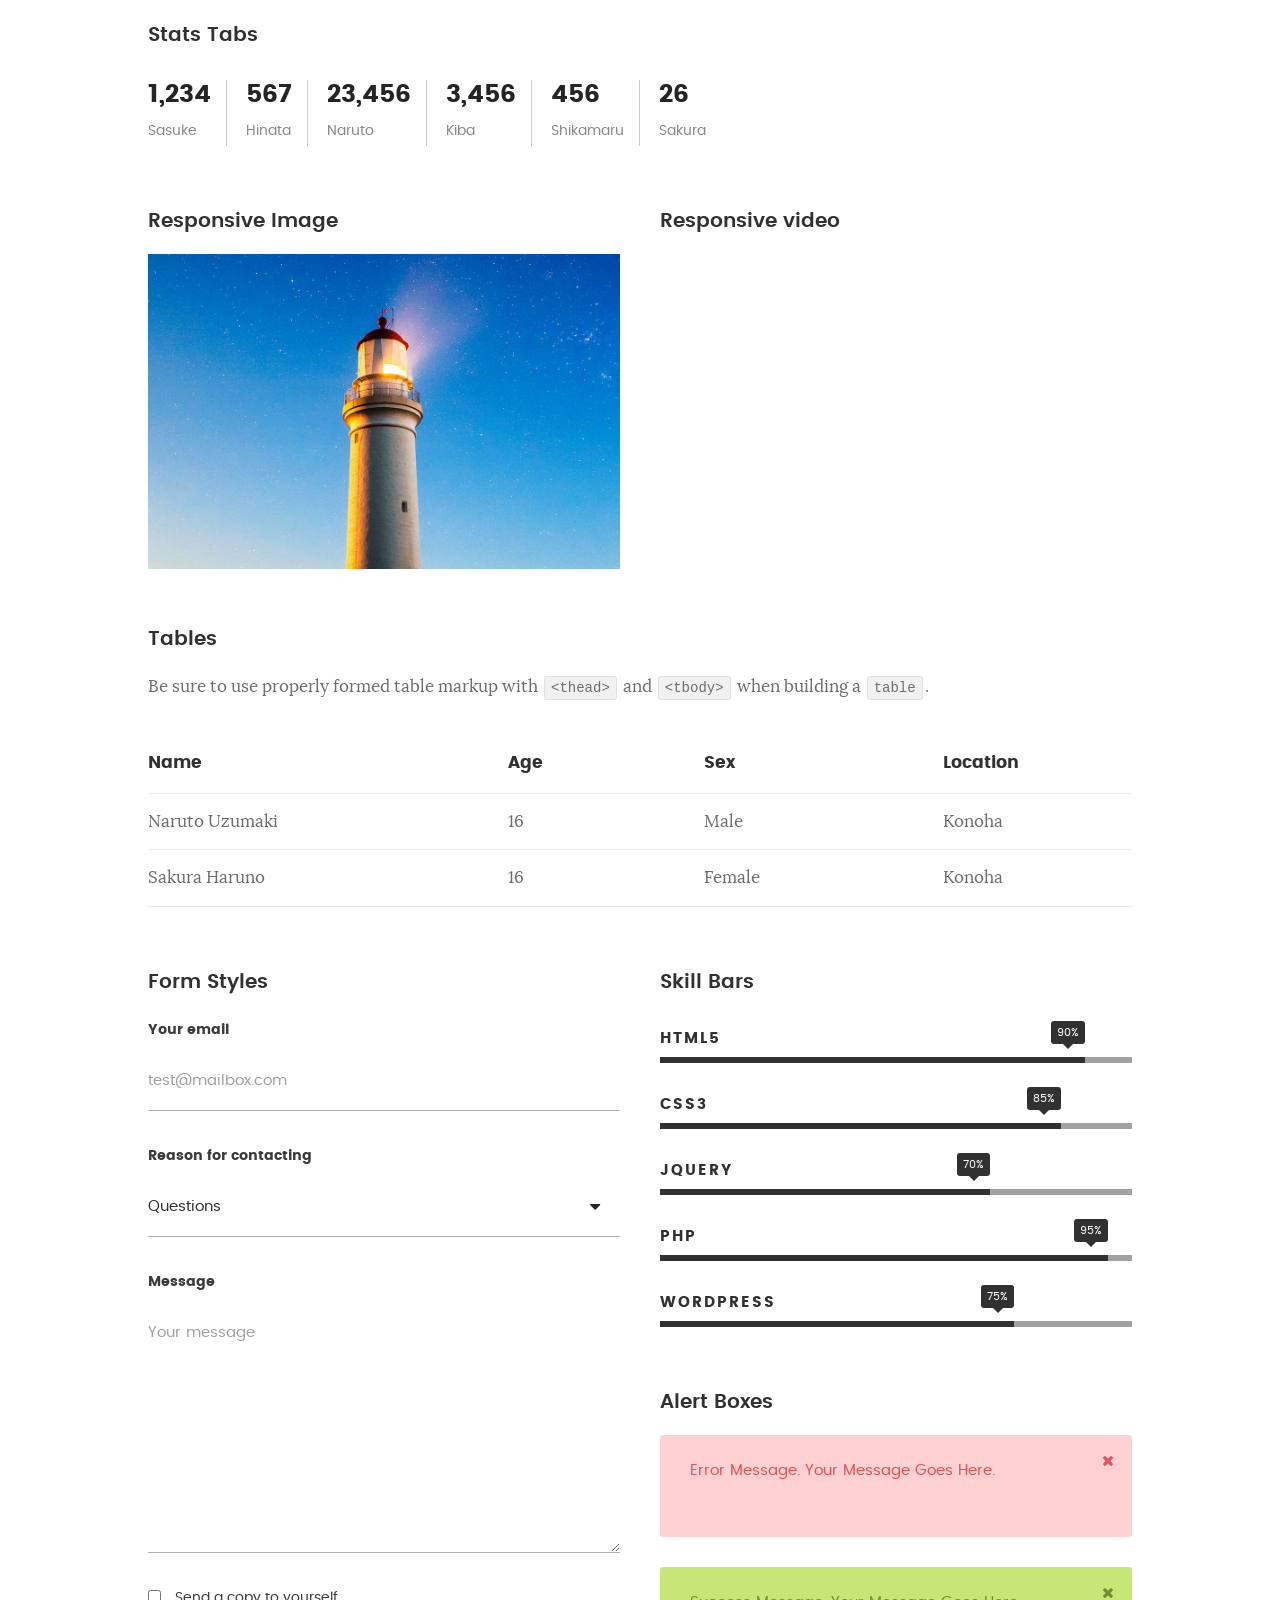
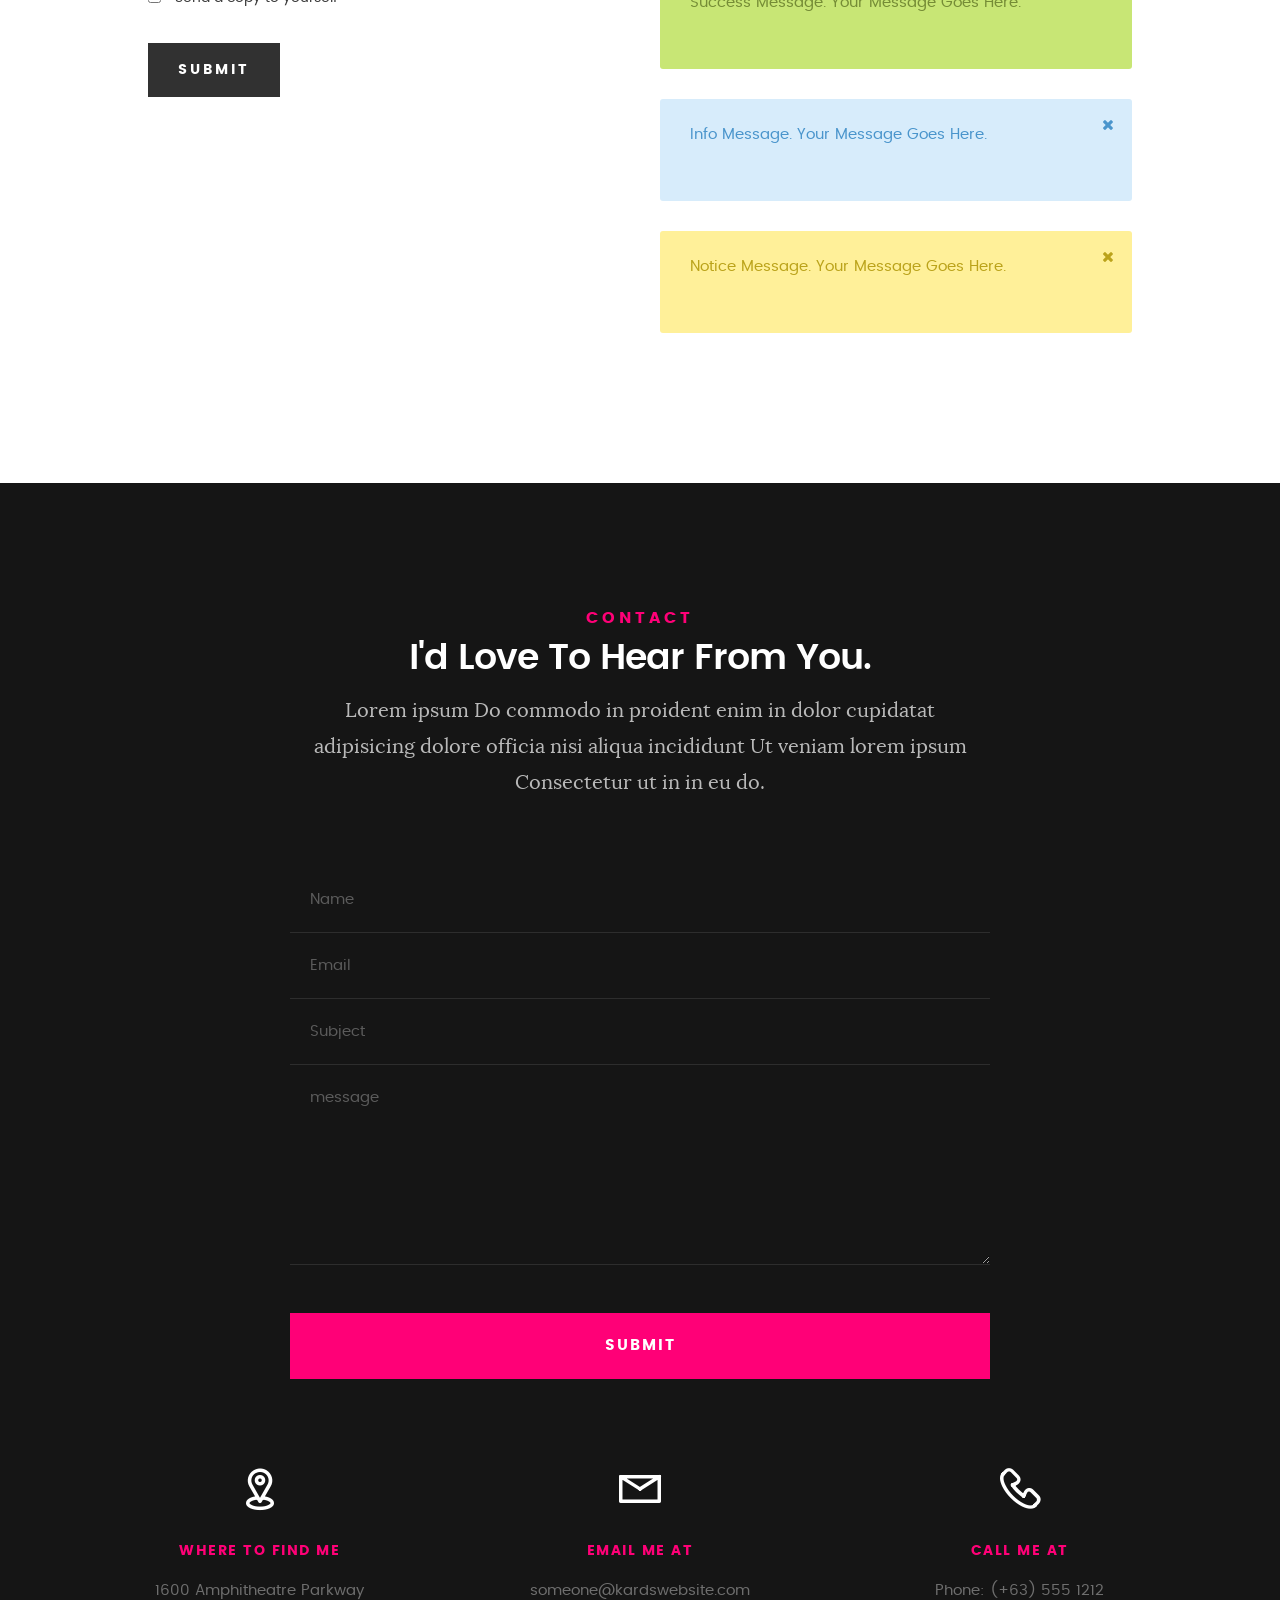
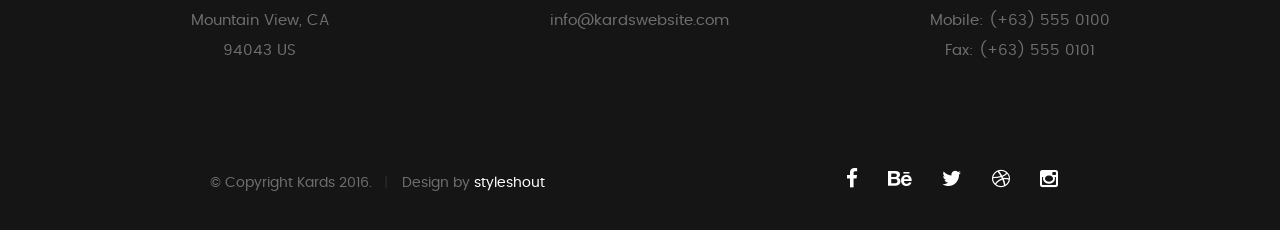
<file: styles.html>
<!DOCTYPE html>
<!--[if IE 8 ]><html class="no-js oldie ie8" lang="en"> <![endif]-->
<!--[if IE 9 ]><html class="no-js oldie ie9" lang="en"> <![endif]-->
<!--[if (gte IE 9)|!(IE)]><!--><html class="no-js" lang="en"> <!--<![endif]-->
<head>

   <!--- basic page needs
   ================================================== -->
   <meta charset="utf-8">
	<title>Style Demo - Kards</title>
	<meta name="description" content="">  
	<meta name="author" content="">

   <!-- mobile specific metas
   ================================================== -->
	<meta name="viewport" content="width=device-width, initial-scale=1, maximum-scale=1">

 	<!-- CSS
   ================================================== -->
   <link rel="stylesheet" href="css/base.css">  
   <link rel="stylesheet" href="css/main.css">
   <link rel="stylesheet" href="css/vendor.css">

   <style type="text/css" media="screen">

   	#styles { 
   		background: white;
   		padding-top: 12rem;
   		padding-bottom: 12rem;
   	}
   	#styles .row {
   		max-width: 1024px;
     	}
     	#styles .section-intro {
   		max-width: 800px;
     	}
      	
   </style>       

   <!-- script
   ================================================== -->
	<script src="js/modernizr.js"></script>
	<script src="js/pace.min.js"></script>

   <!-- favicons
	================================================== -->
	<link rel="icon" type="image/png" href="favicon.png">

</head>

<body id="top">

	<!-- header 
   ================================================== -->
   <header>   	
   	<div class="row">

   		<div class="top-bar">
   			<a class="menu-toggle" href="#"><span>Menu</span></a>

	   		<div class="logo">
		         <a href="index.html">KARDS</a>
		      </div>		      

		   	<nav id="main-nav-wrap">
					<ul class="main-navigation">
						<li><a href="index.html#intro" title="">Home</a></li>
						<li><a href="index.html#about" title="">About</a></li>
						<li><a href="index.html#resume" title="">Resume</a></li>
						<li><a href="index.html#portfolio" title="">Portfolio</a></li>
						<li><a href="index.html#services" title="">Services</a></li>					
						<li><a class="smoothscroll"  href="#contact" title="">Contact</a></li>	
						<li><a href="styles.html" title="">Style Demo</a></li>				
					</ul>
				</nav>    		
   		</div> <!-- /top-bar --> 
   		
   	</div> <!-- /row --> 		
   </header> <!-- /header -->

	<!-- intro section
   ================================================== -->
   <section id="intro">   

   	<div class="intro-overlay"></div>	

   	<div class="intro-content">
   		<div class="row">

   			<div class="col-twelve">

	   			<h5>Hello, World.</h5>
	   			<h1>I'm Juan Dela Cruz.</h1>

	   			<p class="intro-position">
	   				<span>Front-end Developer</span>
	   				<span>UI/UX Designer</span> 
	   			</p>

	   			<a class="button stroke smoothscroll" href="#about" title="">More About Me</a>

	   		</div>  
   			
   		</div>   		 		
   	</div> <!-- /intro-content --> 

   	<ul class="intro-social">        
         <li><a href="#"><i class="fa fa-facebook"></i></a></li>
         <li><a href="#"><i class="fa fa-behance"></i></a></li>
         <li><a href="#"><i class="fa fa-twitter"></i></a></li>
         <li><a href="#"><i class="fa fa-dribbble"></i></a></li>
         <li><a href="#"><i class="fa fa-instagram"></i></a></li>
      </ul> <!-- /intro-social -->      	

   </section> <!-- /intro -->


   <!-- Style Demo
   ================================================== -->
   <section id="styles">

   	<div class="row section-intro">

   		<div class="col-twelve">

   			<h1>Style Guide.</h1>

   			<p class="lead">Lorem ipsum Officia elit ad tempor dolore est ex incididunt incididunt occaecat culpa deserunt sunt labore in cillum ullamco magna in Excepteur consequat in reprehenderit proident mollit incididunt officia commodo.
   			Duis ea officia sed dolor pariatur enim dolore dolore quis incididunt nulla exercitation commodo veniam et ea incididunt.</p>   			

   		</div>

     	</div> <!-- /row -->

     	<div class="row">

     		<div class="col-six tab-full">

		      <h3>Paragraph and Image</h3>

		      <p><a href="#"><img width="120" height="120" class="pull-left" alt="sample-image" src="images/sample-image.jpg"></a>
		  		Lorem ipsum dolor sit amet, consectetuer adipiscing elit. Donec libero. Suspendisse bibendum.
		  		Cras id urna. Morbi tincidunt, orci ac convallis aliquam, lectus turpis varius lorem, eu
		  		posuere nunc justo tempus leo. Donec mattis, purus nec placerat bibendum, dui pede condimentum
		  		odio, ac blandit ante orci ut diam. Cras fringilla magna. Phasellus suscipit, leo a pharetra
		  		condimentum, lorem tellus eleifend magna, eget fringilla velit magna id neque.
		  		posuere nunc justo tempus leo. </p>

		  		<p>
		  		Lorem ipsum dolor sit amet, consectetuer adipiscing elit. Donec libero. Suspendisse bibendum.
		  		Cras id urna. Morbi tincidunt, orci ac convallis aliquam, lectus turpis varius lorem, eu
		  		posuere nunc justo tempus leo. Donec mattis, purus nec placerat bibendum, dui pede condimentum
		  		odio, ac blandit ante orci ut diam.	
 			   </p>

            <p>A <a href="#">link</a>,
  			   <abbr title="this really isn't a very good description">abbreviation</abbr>,
  			   <strong>strong text</strong>,
            <em>em text</em>,
  			   <del>deleted text</del>, and
            <mark>this is a mark text.</mark>
            <code>.code</code>
          	</p>

         </div>

         <div class="col-six tab-full">

            <h3>Drop Caps</h3>

	         <p class="drop-cap">Far far away, behind the word mountains, far from the countries Vokalia and Consonantia,
	         there live the blind texts. Separated they live in Bookmarksgrove right at the coast of the
	         Semantics, a large language ocean. A small river named Duden flows by their place and supplies it with the necessary regelialia. Morbi tincidunt, orci ac convallis aliquam, lectus turpis varius lorem, eu	posuere nunc justo tempus leo. Donec mattis, purus nec placerat bibendum, dui pede condimentum odio, ac blandit ante orci ut diam. Cras fringilla magna. Phasellus suscipit, leo a pharetra condimentum, lorem tellus eleifend magna, eget fringilla velit magna id neque.
		  		</p>

		      <h3>Small Print</h3>

		      <p>Buy one widget, get one free!
		  		<small>(While supplies last. Offer expires on the vernal equinox. Not valid in Ohio.)</small>
		  		</p>

		   </div>	         

		</div> <!-- /row -->

		<div class="row">

		  	<div class="col-six tab-full">

		      <h3>Pull Quotes</h3>

		      <aside class="pull-quote">
				   <blockquote>
					   <p>It is a paradisematic country, in which roasted parts of
		            sentences fly into your mouth. Even the all-powerful Pointing has no control about the blind
		            texts it is an almost unorthographic life One day however a small line of blind text by the name
		            of Lorem Ipsum decided to leave for the far World of Grammar.</p>
					</blockquote>
				</aside>

		   </div>

		   <div class="col-six tab-full">

		      <h3>Block Quotes</h3>

		      <blockquote cite="http://where-i-got-my-info-from.com">
				   <p>Your work is going to fill a large part of your life, and the only way to be truly satisfied is
		         to do what you believe is great work. And the only way to do great work is to love what you do.
		         If you haven't found it yet, keep looking. Don't settle. As with all matters of the heart, you'll know when you find it.
		         </p>
		
					<cite>
					   <a href="#">Steve Jobs</a>
					</cite>
			   </blockquote>

		      <blockquote>
		         <p>Good design is as little design as possible.</p>
		         <cite>Dieter Rams</cite>
		      </blockquote>

		   </div>

		</div> <!-- /row -->

		<div class="row half-bottom">

		 	<div class="col-six tab-full">

		      <h3>Example Lists</h3>

		      <ol>
				   <li>Here is an example</li>
				   <li>of an ordered list.</li>
				   <li>A parent list item.
				   	<ul>
				   		<li>one</li>
				   		<li>two</li>
				   		<li>three</li>
				   	</ul>
				   </li>
				   <li>A list item.</li>
			   </ol>

		      <ul class="disc">
				   <li>Here is an example</li>
				   <li>of an unordered list.</li>
			   </ul>	

			   <h3>Definition Lists</h3>	            

		      <h5>a) Multi-line Definitions (default)</h5>

		      <dl>
				   <dt><strong>This is a term</strong></dt>
				      <dd>this is the definition of that term, which both live in a <code>dl</code>.</dd>
				   <dt><strong>Another Term</strong></dt>
				      <dd>And it gets a definition too, which is this line</dd>
				      <dd>This is a 2<sup>nd</sup> definition for a single term. A <code>dt</code> may be followed by multiple <code>dd</code>s.</dd>
			   </dl>

		   </div>

		   <div class="col-six tab-full">		                  

		      <h3>Headers</h3>

		      <h1>H1 Heading</h1>
		      <h2>H2 Heading</h2>
		      <h3>H3 Heading</h3>
		      <h4>H4 Heading</h4>
		      <h5>H5 Heading</h5>
		      <h6>H6 Heading</h6>

		      <h3>Buttons</h3>

		    	<p>
		     		<a class="button button-primary full-width" href="#">Primary Button</a>
		     		<a class="button full-width" href="#">Default Button</a>
		     		<a class="button stroke full-width" href="#">Stroke Button</a>
		     	</p>

		   </div>

		</div> <!-- /row -->

		<div class="row">

		   <div class="col-twelve">

		    	<h3>Stats Tabs</h3>

		      <ul class="stats-tabs">
				   <li><a href="#">1,234 <em>Sasuke</em></a></li>
				   <li><a href="#">567 <em>Hinata</em></a></li>
				   <li><a href="#">23,456 <em>Naruto</em></a></li>
				   <li><a href="#">3,456 <em>Kiba</em></a></li>
				   <li><a href="#">456 <em>Shikamaru</em></a></li>
				   <li><a href="#">26 <em>Sakura</em></a></li>
				</ul>	      		

		   </div>	      	

		</div> <!-- /row -->

		<div class="row half-bottom">

      	<div class="col-six tab-full">

      		<h3>Responsive Image</h3>

      		<p><img src="images/portfolio/modals/m-lighthouse.jpg"></p>

      	</div>

      	<div class="col-six tab-full">

      		<h3>Responsive video</h3>

      		<div class="fluid-video-wrapper">
                  <iframe src="http://player.vimeo.com/video/14592941?title=0&amp;byline=0&amp;portrait=0&amp;color=F64B39" width="500" height="281" frameborder="0" webkitallowfullscreen mozallowfullscreen allowfullscreen></iframe> 
            </div>

      	</div>
      	
      </div> <!-- /row -->

      <div class="row add-bottom">

      	<div class="col-twelve">

      		<h3>Tables</h3>
      		<p>Be sure to use properly formed table markup with <code>&lt;thead&gt;</code> and <code>&lt;tbody&gt;</code> when building a <code>table</code>.</p>

      		<div class="table-responsive">

      			<table>
					  <thead>
					    <tr>
					      <th>Name</th>
					      <th>Age</th>
					      <th>Sex</th>
					      <th>Location</th>					    
					    </tr>
					  </thead>
					  <tbody>
					    <tr>
					      <td>Naruto Uzumaki</td>
					      <td>16</td>
					      <td>Male</td>
					      <td>Konoha</td>					    
					    </tr>
					    <tr>
					      <td>Sakura Haruno</td>
					      <td>16</td>
					      <td>Female</td>
					      <td>Konoha</td>			    
					    </tr>
					  </tbody>
					</table>

      		</div>     		

      	</div>
      	
      </div> <!--row -->

      <div class="row">

		   <div class="col-six tab-full">

		      <h3>Form Styles</h3>

		         <form>
			        	<div>
			         	<label for="sampleInput">Your email</label>
			         	<input class="full-width" type="email" placeholder="test@mailbox.com" id="sampleInput">
			         </div>
			         <div>
			         	<label for="sampleRecipientInput">Reason for contacting</label>
			         	<div class="ss-custom-select">
			         		<select class="full-width" id="sampleRecipientInput">
				           		<option value="Option 1">Questions</option>
				           		<option value="Option 2">Report</option>
				           		<option value="Option 3">Others</option>
				         	</select>
			         	</div>			         	
			         </div>
			       
			       	<label for="exampleMessage">Message</label>
			       	<textarea class="full-width" placeholder="Your message" id="exampleMessage"></textarea>

			        	<label class="add-bottom">
			           	<input type="checkbox">			            
			           	<span class="label-text">Send a copy to yourself</span>
			        	</label>
			       
			        	<input class="button-primary" type="submit" value="Submit">

			      </form>	            

		      </div>

		      <div class="col-six tab-full">

		      		<h3>Skill Bars</h3>

		      		<ul class="skill-bars">
						   <li>
						   	<div class="progress percent90"><span>90%</span></div>
						   	<strong>HTML5</strong>
						   </li>
						   <li>
						   	<div class="progress percent85"><span>85%</span></div>
						   	<strong>CSS3</strong>
						   </li>
						   <li>
						   	<div class="progress percent70"><span>70%</span></div>
						   	<strong>JQuery</strong>
						   </li>
						   <li>
						   	<div class="progress percent95"><span>95%</span></div>
						   	<strong>PHP</strong>
						   </li>
						   <li>

						   	<div class="progress percent75"><span>75%</span></div>
						   	<strong>Wordpress</strong>
						   </li>
		      
						</ul> <!-- /skill-bars -->

			        
			        <h3>Alert Boxes</h3> 
			        
			        <div class="alert-box ss-error hideit">
				        <p>Error Message. Your Message Goes Here.</p>
				        <i class="fa fa-times close"></i>
			        </div><!-- /error -->
			        
			        <div class="alert-box ss-success hideit">
				        <p>Success Message. Your Message Goes Here.</p>
				        <i class="fa fa-times close"></i>
			        </div><!-- /success -->
			        
			        <div class="alert-box ss-info hideit">
				         <p>Info Message. Your Message Goes Here.</p>
				        <i class="fa fa-times close"></i>
			        </div><!-- /info -->
			        
			        <div class="alert-box ss-notice hideit">
				        <p>Notice Message. Your Message Goes Here.</p>
				        <i class="fa fa-times close"></i>
			        </div><!-- /notice -->
			        
			  </div>	         

		</div> <!-- /row -->
		   	
   </section> <!--styles -->	

	
   <!-- contact
   ================================================== -->
	<section id="contact">

		<div class="row section-intro">
   		<div class="col-twelve">

   			<h5>Contact</h5>
   			<h1>I'd Love To Hear From You.</h1>

   			<p class="lead">Lorem ipsum Do commodo in proident enim in dolor cupidatat adipisicing dolore officia nisi aliqua incididunt Ut veniam lorem ipsum Consectetur ut in in eu do.</p>

   		</div> 
   	</div> <!-- /section-intro -->

   	<div class="row contact-form">

   		<div class="col-twelve">

            <!-- form -->
            <form name="contactForm" id="contactForm" method="post" action="">
      			<fieldset>

                  <div class="form-field">
 						   <input name="contactName" type="text" id="contactName" placeholder="Name" value="" minlength="2" required="">
                  </div>
                  <div class="form-field">
	      			   <input name="contactEmail" type="email" id="contactEmail" placeholder="Email" value="" required="">
	               </div>
                  <div class="form-field">
	     				   <input name="contactSubject" type="text" id="contactSubject" placeholder="Subject" value="">
	               </div>                       
                  <div class="form-field">
	                 	<textarea name="contactMessage" id="contactMessage" placeholder="message" rows="10" cols="50" required=""></textarea>
	               </div>                      
                 <div class="form-field">
                     <button class="submitform">Submit</button>
                     <div id="submit-loader">
                        <div class="text-loader">Sending...</div>                             
       				      <div class="s-loader">
								  	<div class="bounce1"></div>
								  	<div class="bounce2"></div>
								  	<div class="bounce3"></div>
								</div>
							</div>
                  </div>

      			</fieldset>
      		</form> <!-- Form End -->

            <!-- contact-warning -->
            <div id="message-warning"></div>            
            <!-- contact-success -->
      		<div id="message-success">
               <i class="fa fa-check"></i>Your message was sent, thank you!<br>
      		</div>

         </div> <!-- /col-twelve -->
   		
   	</div> <!-- /contact-form -->

   	<div class="row contact-info">

   		<div class="col-four tab-full">

   			<div class="icon">
   				<i class="icon-pin"></i>
   			</div>

   			<h5>Where to find me</h5>

   			<p>
            1600 Amphitheatre Parkway<br>
            Mountain View, CA<br>
            94043 US
            </p>

   		</div>

   		<div class="col-four tab-full collapse">

   			<div class="icon">
   				<i class="icon-mail"></i>
   			</div>

   			<h5>Email Me At</h5>

   			<p>someone@kardswebsite.com<br>
			   	info@kardswebsite.com			     
			   </p>

   		</div>

   		<div class="col-four tab-full">

   			<div class="icon">
   				<i class="icon-phone"></i>
   			</div>

   			<h5>Call Me At</h5>

   			<p>Phone: (+63) 555 1212<br>
			   	Mobile: (+63) 555 0100<br>
			     	Fax: (+63) 555 0101
			   </p>

   		</div>
   		
   	</div> <!-- /contact-info -->
		
	</section> <!-- /contact -->


   <!-- footer
   ================================================== -->

   <footer>
     	<div class="row">

     		<div class="col-six tab-full pull-right social">

     			<ul class="footer-social">        
			      <li><a href="#"><i class="fa fa-facebook"></i></a></li>
			      <li><a href="#"><i class="fa fa-behance"></i></a></li>
			      <li><a href="#"><i class="fa fa-twitter"></i></a></li>
			      <li><a href="#"><i class="fa fa-dribbble"></i></a></li>
			      <li><a href="#"><i class="fa fa-instagram"></i></a></li>
			   </ul> 
	      		
	      </div>

      	<div class="col-six tab-full">
	      	<div class="copyright">
		        	<span>© Copyright Kards 2016.</span> 
		        	<span>Design by <a href="http://www.styleshout.com/">styleshout</a></span>	         	
		         </div>		                  
	      	</div>

	      	<div id="go-top">
		         <a class="smoothscroll" title="Back to Top" href="#top"><i class="fa fa-long-arrow-up"></i></a>
		      </div>

      	</div> <!-- /row -->     	
   </footer>    

   <div id="preloader"> 
    	<div id="loader"></div>
   </div> 

   <!-- Java Script
   ================================================== --> 
   <script src="js/jquery-2.1.3.min.js"></script>
   <script src="js/plugins.js"></script>
   <script src="js/main.js"></script>

</body>

</html>
</file>
<file: style.css>
:root{--bg:#0b1020;--panel:#11182a;--panel2:#151e32;--text:#f3f5fb;--muted:#9ca8bd;--line:#253047;--mint:#70f0c2;--violet:#a7a0ff;--mono:"DM Mono",monospace;--sans:"Manrope",sans-serif}*{box-sizing:border-box}html{scroll-behavior:smooth;scroll-padding-top:90px}body{margin:0;background:var(--bg);color:var(--text);font-family:var(--sans);line-height:1.7}a{color:inherit;text-decoration:none}.wrap{width:min(1160px,calc(100% - 48px));margin:auto}.header{height:82px;padding:0 max(24px,calc((100vw - 1160px)/2));display:flex;align-items:center;justify-content:space-between;border-bottom:1px solid #ffffff0b;background:#0b1020ed;backdrop-filter:blur(16px);position:sticky;top:0;z-index:20}.brand{display:flex;align-items:center;gap:10px;font-weight:800;letter-spacing:-.5px}.brand-icon{display:grid;place-items:center;width:36px;height:36px;border:1px solid #70f0c277;border-radius:11px;color:var(--mint);font:500 12px var(--mono)}.accent{color:var(--mint)}.nav{display:flex;align-items:center;gap:30px;color:#c1c8d6;font-size:13px}.nav a:hover,.text-link:hover{color:var(--mint)}.nav .nav-cta{border:1px solid #70f0c255;padding:10px 16px;border-radius:9px;color:var(--mint)}.menu-toggle{display:none}.hero{min-height:680px;padding-top:104px;padding-bottom:65px;display:grid;grid-template-columns:1.05fr .95fr;align-items:center;gap:56px;position:relative}.eyebrow,.section-title>small,.work-list article>div>small,.contact>div>div>small{font:11px var(--mono);letter-spacing:1.4px;color:var(--mint)}.status{display:inline-block;width:8px;height:8px;background:var(--mint);border-radius:50%;box-shadow:0 0 14px #70f0c2;vertical-align:middle;margin-right:8px}.eyebrow i{display:inline-block;width:28px;height:1px;background:#45516a;margin:0 12px 4px}.hero h1{font-size:clamp(40px,5.1vw,67px);letter-spacing:-3.2px;line-height:1.12;margin:27px 0}.gradient{background:linear-gradient(100deg,var(--mint),var(--violet));color:transparent;background-clip:text;-webkit-background-clip:text}.hero-lead{color:var(--muted);max-width:570px;font-size:16px;line-height:1.9}.actions{display:flex;gap:12px;flex-wrap:wrap;margin:30px 0}.button{padding:13px 19px;border-radius:9px;font-size:13px;font-weight:800;transition:transform .2s}.button:hover{transform:translateY(-2px)}.primary{background:var(--mint);color:#0b1420}.secondary{border:1px solid #344057;color:#e0e5ef}.hero-meta{display:flex;gap:24px;flex-wrap:wrap;color:#a4afc2;font-size:11px}.hero-art{position:relative;padding:20px 0}.code-window{background:#101729;border:1px solid #2c3850;border-radius:16px;box-shadow:0 28px 90px #0006;overflow:hidden;transform:perspective(900px) rotateY(-4deg)}.window-head{height:48px;border-bottom:1px solid #263148;display:flex;align-items:center;gap:15px;padding:0 17px;color:#8d9ab0;font:10px var(--mono)}.window-head small{margin-left:auto;color:var(--mint);font-size:9px}.dots{display:flex;gap:5px}.dots i{width:7px;height:7px;background:#53627c;border-radius:50%}.code{padding:24px 18px 27px;font:clamp(10px,1.05vw,12px)/2.15 var(--mono);color:#d8deed;white-space:nowrap}.code p{margin:0}.code em{font-style:normal;color:#52617d;display:inline-block;width:30px}.code b{color:#c2a6ff;font-weight:500}.code strong{color:var(--mint);font-weight:500}.float-card{position:absolute;display:flex;gap:12px;align-items:center;background:#182137;border:1px solid #35425c;border-radius:12px;padding:12px 15px;box-shadow:0 16px 40px #0005}.float-card>span{display:grid;place-items:center;width:35px;height:35px;background:#70f0c21a;color:var(--mint);border-radius:9px}.float-card b,.float-card small{display:block}.float-card b{font-size:11px}.float-card small{color:var(--muted);font-size:10px}.float-top{top:-2px;right:-14px}.float-bottom{bottom:-8px;left:-20px}.scroll-note{position:absolute;bottom:23px;left:0;font:9px var(--mono);letter-spacing:1.4px;color:#718099}.tech-strip{border-block:1px solid #253047;background:#0e1424}.strip-inner{padding:24px 0;display:flex;align-items:center;gap:34px}.strip-inner>small{white-space:nowrap;font:10px var(--mono);color:#74819a;letter-spacing:1px}.strip-inner>div{display:flex;gap:17px;align-items:center;flex-wrap:wrap;font:11px var(--mono);color:#c5cde0}.strip-inner i{font-style:normal;color:var(--mint)}.section{padding-top:100px;padding-bottom:100px}.section-title{max-width:790px;margin-bottom:44px}.section-title h2,.contact h2{font-size:clamp(30px,4vw,46px);letter-spacing:-1.8px;line-height:1.2;margin:14px 0}.section-title>p{color:var(--muted);font-size:14px;max-width:680px}.about-grid{display:grid;grid-template-columns:1fr .92fr;gap:70px}.about-grid p{color:var(--muted);font-size:14px}.about-grid .large{font-size:22px;color:#edf0f8;line-height:1.65}.text-link{display:inline-block;margin-top:10px;color:var(--mint);font-size:13px}.principles{display:grid;gap:12px}.principles article{display:grid;grid-template-columns:28px 1fr 30px;gap:14px;align-items:start;padding:20px;border:1px solid var(--line);border-radius:12px;background:#101729}.principles article>small{font:10px var(--mono);color:var(--mint)}.principles h3,.skill-card h3,.work-list h3,.timeline h3{font-size:16px;margin:0 0 5px}.principles p,.skill-card p,.work-list p,.timeline p{color:var(--muted);font-size:12px;margin:0}.principles article>b{color:var(--violet);font-size:22px}.muted{background:#0e1424;border-block:1px solid #202b40}.cards{display:grid;grid-template-columns:repeat(2,1fr);gap:15px}.skill-card{position:relative;padding:28px;border:1px solid var(--line);border-radius:14px;background:#11192b;min-height:245px}.skill-card.featured{background:linear-gradient(135deg,#162b32,#11192b 65%);border-color:#70f0c233}.skill-card>small{font:10px var(--mono);letter-spacing:1px;color:#8493ad}.card-icon{font-size:25px;color:var(--mint);margin:15px 0 8px}.skill-card h3{font-size:18px}.skill-card p{max-width:490px;line-height:1.8}.tags{display:flex;gap:7px;flex-wrap:wrap;margin-top:16px}.tags span{font:10px var(--mono);padding:5px 8px;color:#bdc8da;border:1px solid #303d55;border-radius:5px}.work-list{display:grid;gap:15px}.work-list article{display:grid;grid-template-columns:38px 1fr .7fr;gap:22px;align-items:center;padding:25px;border:1px solid var(--line);border-radius:14px;background:#101729}.work-no{align-self:start;font:12px var(--mono);color:var(--mint);padding-top:4px}.work-list article>div>small{font-size:9px}.work-list h3{font-size:19px;margin:7px 0}.work-list p{line-height:1.8;max-width:560px}.work-art{min-height:150px;border:1px solid #2b3850;background:#0c1322;border-radius:10px;display:flex;align-items:center;justify-content:center;padding:16px;color:#aab7cc;font:10px var(--mono)}.dash{width:90%;display:grid;grid-template-columns:repeat(3,1fr);gap:8px}.dash div{height:28px;background:#1d2d40;border-radius:4px}.dash hr{grid-column:1/4;width:100%;border:0;border-top:1px solid #29374d}.dash span{height:50px;background:linear-gradient(180deg,#70f0c240,#70f0c205);border-top:1px solid #70f0c2}.search-art>div{width:100%}.search-art hr{border:0;border-top:1px solid #29374d}.search-art p{margin:9px 0;color:#b6c3d7}.search-art b{float:right;color:var(--mint)}.api-art{gap:10px;flex-wrap:wrap}.api-art span{border:1px solid #34435a;padding:9px 10px;border-radius:6px}.api-art b{color:var(--mint)}.timeline{display:grid;gap:0}.timeline article{display:grid;grid-template-columns:140px 16px 1fr;gap:20px;padding-bottom:35px}.timeline article>time{font:10px var(--mono);color:var(--mint);padding-top:4px}.timeline-dot{width:10px;height:10px;border:2px solid var(--mint);border-radius:50%;margin-top:6px;position:relative}.timeline-dot:after{content:"";position:absolute;top:8px;left:2px;width:2px;height:calc(100% + 47px);background:#2c3b50}.timeline article:last-child .timeline-dot:after{display:none}.timeline h4{font-size:12px;color:#c0cadb;font-weight:600;margin:0 0 12px}.timeline p{line-height:1.8}.note{font-size:11px!important;color:#8391a8!important;margin-top:14px!important}.toolkit{display:grid;grid-template-columns:repeat(2,1fr);gap:14px}.toolkit>div{border:1px solid var(--line);border-radius:12px;padding:22px;background:#101729}.toolkit h3{font-size:13px;margin:0 0 8px}.toolkit p{font-size:12px;color:var(--muted);margin:0;line-height:2}.contact{background:linear-gradient(120deg,#101a2b,#121b2c);border-top:1px solid #28344a;padding:90px 0}.contact-grid{display:grid;grid-template-columns:1fr .78fr;gap:75px;align-items:center}.contact h2{font-size:clamp(32px,4vw,48px);margin-top:18px}.contact-grid>div>p{color:var(--muted);font-size:14px;max-width:520px}.availability{margin-top:25px;color:#c6d1e2;font-size:12px}.contact-card{border:1px solid #34425a;border-radius:15px;background:#111a2c;padding:25px}.contact-card>small{font:10px var(--mono);letter-spacing:1px;color:var(--mint)}.contact-card h3{margin:10px 0 0;font-size:19px}.contact-card>p{font-size:12px;color:var(--muted)}.contact-card>a{display:flex;gap:13px;align-items:center;border-top:1px solid #29364d;padding:15px 0}.contact-card>a>span{width:34px;height:34px;border-radius:8px;background:#1c2b3c;display:grid;place-items:center;color:var(--mint)}.contact-card>a div{flex:1}.contact-card>a small,.contact-card>a b{display:block}.contact-card>a small{font:9px var(--mono);color:#8493ab}.contact-card>a b{font-size:12px}.contact-card>a strong{color:var(--mint)}footer{background:#090e1a;border-top:1px solid #222d42}.footer-top,.footer-bottom{display:flex;align-items:center;justify-content:space-between;gap:20px;padding:24px 0}.footer-top>span,.footer-top>a:last-child,.footer-bottom{font-size:10px;color:#8996ac}.footer-top>a:last-child{font-family:var(--mono)}.footer-bottom{border-top:1px solid #202a3c;padding:16px 0}.footer-bottom span:last-child{font-family:var(--mono)}@media(max-width:850px){.header{height:70px}.menu-toggle{display:flex;flex-direction:column;gap:5px;background:none;border:1px solid #344057;border-radius:7px;padding:10px}.menu-toggle span{display:block;width:17px;height:2px;background:var(--text)}.nav{display:none;position:absolute;top:69px;left:0;right:0;padding:20px 24px;background:#0d1424;border-bottom:1px solid var(--line);flex-direction:column;align-items:stretch;gap:18px}.nav.open{display:flex}.nav .nav-cta{text-align:center}.hero{grid-template-columns:1fr;gap:35px;padding-top:70px;min-height:0}.hero-copy{max-width:700px}.hero-art{max-width:620px;width:90%;margin:0 auto 25px}.scroll-note{display:none}.strip-inner{align-items:flex-start;flex-direction:column;gap:12px}.about-grid,.contact-grid{grid-template-columns:1fr;gap:35px}.work-list article{grid-template-columns:28px 1fr}.work-art{grid-column:2;min-height:120px}.contact-grid{gap:28px}.section{padding-top:75px;padding-bottom:75px}}@media(max-width:560px){.wrap{width:calc(100% - 34px)}.header{padding:0 17px}.brand{font-size:13px}.hero{padding-top:55px}.hero h1{font-size:42px;letter-spacing:-2px}.eyebrow{font-size:9px;letter-spacing:.7px}.hero-lead{font-size:14px}.hero-meta{gap:10px;flex-direction:column}.hero-art{width:100%;padding:12px 0}.code{font-size:9px;padding:15px 9px}.window-head{padding:0 10px;gap:8px;font-size:8px}.float-card{padding:8px 10px}.float-card>span{width:28px;height:28px}.float-top{right:-8px}.float-bottom{left:-8px}.strip-inner>div{font-size:9px;gap:9px}.section-title h2,.contact h2{letter-spacing:-1px}.about-grid .large{font-size:19px}.cards,.toolkit{grid-template-columns:1fr}.skill-card{padding:22px;min-height:0}.work-list article{padding:17px;gap:12px}.work-list h3{font-size:16px}.work-art{grid-column:1/3}.timeline article{grid-template-columns:1fr 12px;gap:12px}.timeline article>time{grid-column:1/3}.timeline-dot{grid-column:2;grid-row:2}.timeline article>div:last-child{grid-column:1;grid-row:3}.timeline-dot:after{display:none}.contact{padding:65px 0}.contact-card{padding:18px}.footer-top,.footer-bottom{align-items:flex-start;flex-direction:column;gap:12px}.footer-top{padding:25px 0}.footer-bottom{font-size:9px}.button{font-size:12px;padding:12px 14px}}

/* Resume-complete sections */
.competency-block{margin-top:30px;padding:25px;border:1px solid var(--line);border-radius:14px;background:#101729}
.competency-block h3{font-size:15px;margin:0 0 17px}
.competency-grid{display:grid;grid-template-columns:repeat(4,minmax(0,1fr));gap:10px}
.competency-grid span{font-size:11px;color:#c3cede;padding:9px 11px;border:1px solid #2b3850;border-radius:7px;background:#121c2e}
.project-label{color:#d7dfed!important;font-weight:700;margin:0 0 12px!important}
.detail-list{padding-left:18px;margin:14px 0 0;color:#aab6ca;font-size:12px;line-height:1.8}
.detail-list li{padding:0 0 7px 3px}
.detail-list li::marker{color:var(--mint)}
.brands-panel{margin-top:22px;padding:23px;border:1px solid var(--line);border-radius:12px;background:#101729}
.brands-panel>small{font:10px var(--mono);letter-spacing:1px;color:#8594ad}
.brand-list{display:flex;gap:10px;flex-wrap:wrap;margin-top:15px}
.brand-list span{padding:9px 12px;border:1px solid #344159;border-radius:7px;color:#e0e6f1;font-size:12px;font-weight:700}
.government-art>div{display:flex;flex-direction:column;align-items:center;gap:7px;text-align:center}
.government-art b{font-size:30px;color:var(--mint);letter-spacing:2px}
.government-art span{font-size:12px;color:#d5ddeb}
.government-art i{font-style:normal;font-size:9px;color:#8190a8}
.wms-art>div{display:flex;align-items:center;justify-content:center;gap:9px;flex-wrap:wrap}
.wms-art b{padding:10px 8px;border:1px solid #344159;border-radius:6px;font-size:10px;font-weight:500}
.wms-art span{color:var(--mint)}
.education-grid{display:grid;grid-template-columns:repeat(3,minmax(0,1fr));gap:14px}
.education-card{display:flex;align-items:flex-start;gap:14px;padding:22px;border:1px solid var(--line);border-radius:12px;background:#101729}
.edu-icon{flex:0 0 38px;height:38px;display:grid;place-items:center;border-radius:9px;background:#70f0c21a;color:var(--mint);font-size:18px}
.education-card small{font:10px var(--mono);letter-spacing:1px;color:var(--mint)}
.education-card h3{font-size:13px;line-height:1.6;margin:7px 0}
.education-card p{font-size:11px;line-height:1.8;color:var(--muted);margin:0}
@media(max-width:850px){.competency-grid{grid-template-columns:repeat(2,minmax(0,1fr))}.education-grid{grid-template-columns:1fr}.education-card{padding:18px}}
@media(max-width:560px){.competency-block{padding:17px}.competency-grid{grid-template-columns:1fr}.brands-panel{padding:17px}.brand-list span{font-size:10px}.detail-list{font-size:11px}.education-card{gap:12px}}


/* AI / GenAI learning and exploration section */
.ai-section{background:linear-gradient(180deg,#0d1424,#0b1020);border-block:1px solid #202b40}
.ai-intro{display:grid;grid-template-columns:170px 1fr;align-items:center;gap:30px;padding:25px 30px;margin-bottom:22px;border:1px solid #34415a;border-radius:14px;background:linear-gradient(110deg,#142132,#101729)}
.ai-orbit{height:145px;width:145px;position:relative;display:grid;place-items:center;border:1px dashed #40516d;border-radius:50%;margin:auto}
.ai-orbit:before,.ai-orbit:after{content:"";position:absolute;border:1px solid #33445c;border-radius:50%;inset:17px}
.ai-orbit:after{inset:35px;border-color:#70f0c255}
.orbit-center{z-index:1;display:grid;place-items:center;width:47px;height:47px;border-radius:14px;background:#70f0c21a;border:1px solid #70f0c277;color:var(--mint);font:500 16px var(--mono)}
.orbit-node{position:absolute;z-index:2;font:9px var(--mono);font-style:normal;padding:5px 7px;border:1px solid #3a4a65;background:#101729;border-radius:5px;color:#d4deed}
.node-one{top:5px;left:52px}.node-two{right:-5px;top:62px}.node-three{bottom:5px;left:53px}.node-four{left:-9px;top:62px}
.ai-label{font:10px var(--mono);letter-spacing:1px;color:var(--mint)}
.ai-intro h3{font-size:19px;line-height:1.5;margin:10px 0}
.ai-intro p{font-size:12px;line-height:1.9;color:var(--muted);margin:0}
.ai-cards .skill-card{min-height:225px}
.ai-disclaimer{border-left:2px solid var(--violet);padding:10px 14px;color:#9ba9bf;font-size:11px;line-height:1.8;margin:20px 0 0;background:#15172a}
@media(max-width:850px){.ai-intro{grid-template-columns:130px 1fr;gap:20px;padding:20px}.ai-orbit{width:120px;height:120px}.node-one{left:39px}.node-three{left:40px}}
@media(max-width:560px){.ai-intro{grid-template-columns:1fr;padding:20px}.ai-orbit{margin:5px auto 12px}.ai-intro h3{font-size:17px}.ai-cards .skill-card{min-height:0}}


/* Floating WhatsApp contact button */
.whatsapp-float{position:fixed;right:24px;bottom:24px;z-index:1000;width:58px;height:58px;display:flex;align-items:center;justify-content:center;border-radius:50%;background:#25D366;color:#fff;box-shadow:0 8px 24px rgba(0,0,0,.28);transition:transform .2s ease,box-shadow .2s ease}
.whatsapp-float:hover{transform:translateY(-3px);box-shadow:0 12px 28px rgba(0,0,0,.34)}
.whatsapp-float:focus-visible{outline:3px solid currentColor;outline-offset:4px}
.whatsapp-float svg{width:31px;height:31px;fill:currentColor}
@media(max-width:560px){.whatsapp-float{right:16px;bottom:16px;width:54px;height:54px}.whatsapp-float svg{width:29px;height:29px}}
@media(prefers-reduced-motion:reduce){.whatsapp-float{transition:none}}

/* Agency-focused portfolio additions */
.hero-note{font-size:11px;color:#9ca8bd;border-left:2px solid var(--mint);padding:8px 12px;margin:0;line-height:1.7}
.services-section{background:linear-gradient(180deg,#0b1020,#0e1424);border-bottom:1px solid #202b40}
.service-cta{display:flex;align-items:center;justify-content:space-between;gap:24px;margin-top:20px;padding:24px 26px;border:1px solid #70f0c244;background:#111a2b;border-radius:13px}
.service-cta b{font-size:15px}
.service-cta p{color:var(--muted);font-size:12px;margin:5px 0 0}
.service-cta .button{white-space:nowrap}
@media(max-width:560px){.hero-note{font-size:10px}.service-cta{align-items:flex-start;flex-direction:column;padding:19px}.service-cta .button{white-space:normal}}
</file>
<file: css/base.css>
/**
 * =================================================================== 
 *
 *  Kards v1.0 Base Stylesheet
 *  url: styleshout.com
 *  03-01-2016
 *  ------------------------------------------------------------------
 *  TOC:
 *  01. reset
 *  02. basic/base setup styles
 *  03. grid
 *  04. MISC
 *
 * =================================================================== 
 */

/** 
 * ===================================================================
 * 01. reset - normalize.css v3.0.2 | MIT License | git.io/normalize
 *
 * ------------------------------------------------------------------- 
 */
html {
	font-family: sans-serif;
	-ms-text-size-adjust: 100%;
	-webkit-text-size-adjust: 100%;
}

body {
	margin: 0;
}

article,
aside,
details,
figcaption,
figure,
footer,
header,
hgroup,
main,
menu,
nav,
section,
summary {
	display: block;
}

audio,
canvas,
progress,
video {
	display: inline-block;
	vertical-align: baseline;
}

audio:not([controls]) {
	display: none;
	height: 0;
}

[hidden],
template {
	display: none;
}

a {
	background: transparent;
}

a:active,
a:hover {
	outline: 0;
}

abbr[title] {
	border-bottom: 1px dotted;
}

b,
strong {
	font-weight: bold;
}

dfn {
	font-style: italic;
}

h1 {
	font-size: 2em;
	margin: 0.67em 0;
}

mark {
	background: #ff0;
	color: #000;
}

small {
	font-size: 80%;
}

sub,
sup {
	font-size: 75%;
	line-height: 0;
	position: relative;
	vertical-align: baseline;
}

sup {
	top: -0.5em;
}

sub {
	bottom: -0.25em;
}

img {
	border: 0;
}

svg:not(:root) {
	overflow: hidden;
}

figure {
	margin: 1em 40px;
}

hr {
	-moz-box-sizing: content-box;
	box-sizing: content-box;
	height: 0;
}

pre {
	overflow: auto;
}

code,
kbd,
pre,
samp {
	font-family: monospace, monospace;
	font-size: 1em;
}

button,
input,
optgroup,
select,
textarea {
	color: inherit;
	font: inherit;
	margin: 0;
}

button {
	overflow: visible;
}

button,
select {
	text-transform: none;
}

button,
html input[type="button"],
input[type="reset"],
input[type="submit"] {
	-webkit-appearance: button;
	cursor: pointer;
}

button[disabled],
html input[disabled] {
	cursor: default;
}

button::-moz-focus-inner,
input::-moz-focus-inner {
	border: 0;
	padding: 0;
}

input {
	line-height: normal;
}

input[type="checkbox"],
input[type="radio"] {
	box-sizing: border-box;
	padding: 0;
}

input[type="number"]::-webkit-inner-spin-button,
input[type="number"]::-webkit-outer-spin-button {
	height: auto;
}

input[type="search"] {
	-webkit-appearance: textfield;
	-moz-box-sizing: content-box;
	-webkit-box-sizing: content-box;
	box-sizing: content-box;
}

input[type="search"]::-webkit-search-cancel-button,
input[type="search"]::-webkit-search-decoration {
	-webkit-appearance: none;
}

fieldset {
	border: 1px solid #c0c0c0;
	margin: 0 2px;
	padding: 0.35em 0.625em 0.75em;
}

legend {
	border: 0;
	padding: 0;
}

textarea {
	overflow: auto;
}

optgroup {
	font-weight: bold;
}

table {
	border-collapse: collapse;
	border-spacing: 0;
}

td,
th {
	padding: 0;
}

/** 
 * ===================================================================
 * 02. basic/base setup styles - (_basic.scss)
 *
 * ------------------------------------------------------------------- 
 */
html {
	font-size: 62.5%;
	box-sizing: border-box;
}

*,
*::before,
*::after {
	box-sizing: inherit;
}

body {
	font-weight: normal;
	line-height: 1;
	text-rendering: optimizeLegibility;
	word-wrap: break-word;
	-webkit-overflow-scrolling: touch;
	-webkit-text-size-adjust: none;
}

body,
input,
button {
	-moz-osx-font-smoothing: grayscale;
	-webkit-font-smoothing: antialiased;
}

/**
 * Media - (_basic.scss)
 * ------------------------------------------------------------------- 
 */
img,
video {
	max-width: 100%;
	height: auto;
}

/**
 * Typography resets - (_basic.scss)
 * ------------------------------------------------------------------- 
 */
div,
dl,
dt,
dd,
ul,
ol,
li,
h1,
h2,
h3,
h4,
h5,
h6,
pre,
form,
p,
blockquote,
th,
td {
	margin: 0;
	padding: 0;
}

h1,
h2,
h3,
h4,
h5,
h6 {
	-webkit-font-variant-ligatures: common-ligatures;
	-moz-font-variant-ligatures: common-ligatures;
	font-variant-ligatures: common-ligatures;
	text-rendering: optimizeLegibility;
}

em,
i {
	font-style: italic;
	line-height: inherit;
}

strong,
b {
	font-weight: bold;
	line-height: inherit;
}

small {
	font-size: 60%;
	line-height: inherit;
}

ol,
ul {
	list-style: none;
}

li {
	display: block;
}

/**
 * links - (_basic.scss)
 * ------------------------------------------------------------------- 
 */
a {
	text-decoration: none;
	line-height: inherit;
}

a img {
	border: none;
}

/**
 * inputs - (_basic.scss)
 * ------------------------------------------------------------------- 
 */
fieldset {
	margin: 0;
	padding: 0;
}

input[type="email"],
input[type="number"],
input[type="search"],
input[type="text"],
input[type="tel"],
input[type="url"],
input[type="password"],
textarea {
	-webkit-appearance: none;
	-moz-appearance: none;
	-ms-appearance: none;
	-o-appearance: none;
	appearance: none;
}

/** 
 * ===================================================================
 * 03. grid - (_grid.scss)
 *
 * ------------------------------------------------------------------- 
 */
.row {
	width: 94%;
	max-width: 1140px;
	margin: 0 auto;
}

.row:before,
.row:after {
	content: "";
	display: table;
}

.row:after {
	clear: both;
}

.row .row {
	width: auto;
	max-width: none;
	margin-left: -20px;
	margin-right: -20px;
}

[class*="col-"],
.bgrid {
	float: left;
}

[class*="col-"] + [class*="col-"].end {
	float: right;
}

[class*="col-"] {
	padding: 0 20px;
}

.col-one {
	width: 8.33333%;
}

.col-two,
.col-1-6 {
	width: 16.66667%;
}

.col-three,
.col-1-4 {
	width: 25%;
}

.col-four,
.col-1-3 {
	width: 33.33333%;
}

.col-five {
	width: 41.66667%;
}

.col-six,
.col-1-2 {
	width: 50%;
}

.col-seven {
	width: 58.33333%;
}

.col-eight,
.col-2-3 {
	width: 66.66667%;
}

.col-nine,
.col-3-4 {
	width: 75%;
}

.col-ten,
.col-5-6 {
	width: 83.33333%;
}

.col-eleven {
	width: 91.66667%;
}

.col-twelve,
.col-full {
	width: 100%;
}

/**
 * small screens - (_grid.scss)
 * --------------------------------------------------------------- 
 */
@media screen and (max-width:1024px) {
	.row .row {
		margin-left: -18px;
		margin-right: -18px;
	}

	[class*="col-"] {
		padding: 0 18px;
	}

}

/**
 * tablets - (_grid.scss)
 * --------------------------------------------------------------- 
 */
@media screen and (max-width:768px) {
	.row {
		width: auto;
		padding-left: 30px;
		padding-right: 30px;
	}

	.row .row {
		padding-left: 0;
		padding-right: 0;
		margin-left: -15px;
		margin-right: -15px;
	}

	[class*="col-"] {
		padding: 0 15px;
	}

	.tab-1-4 {
		width: 25%;
	}

	.tab-1-3 {
		width: 33.33333%;
	}

	.tab-1-2 {
		width: 50%;
	}

	.tab-2-3 {
		width: 66.66667%;
	}

	.tab-3-4 {
		width: 75%;
	}

	.tab-full {
		width: 100%;
	}

}

/**
 * large mobile devices - (_grid.scss)
 * --------------------------------------------------------------- 
 */
@media screen and (max-width:600px) {
	.row {
		padding-left: 25px;
		padding-right: 25px;
	}

	.row .row {
		margin-left: -10px;
		margin-right: -10px;
	}

	[class*="col-"] {
		padding: 0 10px;
	}

	.mob-1-4 {
		width: 25%;
	}

	.mob-1-2 {
		width: 50%;
	}

	.mob-3-4 {
		width: 75%;
	}

	.mob-full {
		width: 100%;
	}

}

/**
 * small mobile devices - (_grid.scss)
 * --------------------------------------------------------------- 
 */
@media screen and (max-width:400px) {
	.row .row {
		padding-left: 0;
		padding-right: 0;
		margin-left: 0;
		margin-right: 0;
	}

	[class*="col-"] {
		width: 100% !important;
		float: none !important;
		clear: both !important;
		margin-left: 0;
		margin-right: 0;
		padding: 0;
	}

	[class*="col-"] + [class*="col-"].end {
		float: none;
	}

}

/** 
 * ===================================================================
 * block grids - (_grid.scss)
 *
 * ------------------------------------------------------------------- 
 */
[class*="block-"]:before,
[class*="block-"]:after {
	content: "";
	display: table;
}

[class*="block-"]:after {
	clear: both;
}

.block-1-6 .bgrid {
	width: 16.66667%;
}

.block-1-4 .bgrid {
	width: 25%;
}

.block-1-3 .bgrid {
	width: 33.33333%;
}

.block-1-2 .bgrid {
	width: 50%;
}

/**
 * Clearing for block grid columns. Allow columns with 
 * different heights to align properly.
 */
.block-1-6 .bgrid:nth-child(6n+1),
.block-1-4 .bgrid:nth-child(4n+1),
.block-1-3 .bgrid:nth-child(3n+1),
.block-1-2 .bgrid:nth-child(2n+1) {
	clear: both;
}

/**
 * small screens - (_grid.scss)
 * --------------------------------------------------------------- 
 */
@media screen and (max-width:1024px) {
	.block-s-1-6 .bgrid {
		width: 16.66667%;
	}

	.block-s-1-4 .bgrid {
		width: 25%;
	}

	.block-s-1-3 .bgrid {
		width: 33.33333%;
	}

	.block-s-1-2 .bgrid {
		width: 50%;
	}

	.block-s-full .bgrid {
		width: 100%;
		clear: both;
	}

	[class*="block-s-"] .bgrid:nth-child(n) {
		clear: none;
	}

	.block-s-1-6 .bgrid:nth-child(6n+1),
	.block-s-1-4 .bgrid:nth-child(4n+1),
	.block-s-1-3 .bgrid:nth-child(3n+1),
	.block-s-1-2 .bgrid:nth-child(2n+1) {
		clear: both;
	}

}

/**
 * tablets - (_grid.scss)
 * --------------------------------------------------------------- 
 */
@media screen and (max-width:768px) {
	.block-tab-1-6 .bgrid {
		width: 16.66667%;
	}

	.block-tab-1-4 .bgrid {
		width: 25%;
	}

	.block-tab-1-3 .bgrid {
		width: 33.33333%;
	}

	.block-tab-1-2 .bgrid {
		width: 50%;
	}

	.block-tab-full .bgrid {
		width: 100%;
		clear: both;
	}

	[class*="block-tab-"] .bgrid:nth-child(n) {
		clear: none;
	}

	.block-tab-1-6 .bgrid:nth-child(6n+1),
	.block-tab-1-4 .bgrid:nth-child(4n+1),
	.block-tab-1-3 .bgrid:nth-child(3n+1),
	.block-tab-1-2 .bgrid:nth-child(2n+1) {
		clear: both;
	}

}

/**
 * large mobile devices - (_grid.scss)
 * --------------------------------------------------------------- 
 */
@media screen and (max-width:600px) {
	.block-mob-1-6 .bgrid {
		width: 16.66667%;
	}

	.block-mob-1-4 .bgrid {
		width: 25%;
	}

	.block-mob-1-3 .bgrid {
		width: 33.33333%;
	}

	.block-mob-1-2 .bgrid {
		width: 50%;
	}

	.block-mob-full .bgrid {
		width: 100%;
		clear: both;
	}

	[class*="block-mob-"] .bgrid:nth-child(n) {
		clear: none;
	}

	.block-mob-1-6 .bgrid:nth-child(6n+1),
	.block-mob-1-4 .bgrid:nth-child(4n+1),
	.block-mob-1-3 .bgrid:nth-child(3n+1),
	.block-mob-1-2 .bgrid:nth-child(2n+1) {
		clear: both;
	}

}

/**
 * stack on small mobile devices - (_grid.scss)
 * --------------------------------------------------------------- 
 */
@media screen and (max-width:400px) {
	.stack .bgrid {
		width: 100% !important;
		float: none !important;
		clear: both !important;
		margin-left: 0;
		margin-right: 0;
	}

}

/** 
 * ===================================================================
 * 04. MISC  - (_grid.scss)
 *
 * ------------------------------------------------------------------- 
 */

/**
 * Clearing - (http://nicolasgallagher.com/micro-clearfix-hack/
 */
.group:before,
.group:after {
	content: "";
	display: table;
}

.group:after {
	clear: both;
}

/**
 * Misc Helper Styles 
 */
.hide {
	display: none;
}

.invisible {
	visibility: hidden;
}

.antialiased {
	-webkit-font-smoothing: antialiased;
	-moz-osx-font-smoothing: grayscale;
}

.remove-bottom {
	margin-bottom: 0;
}

.half-bottom {
	margin-bottom: 1.5rem !important;
}

.add-bottom {
	margin-bottom: 3rem !important;
}

.no-border {
	border: none;
}

.full-width {
	width: 100%;
}

.text-center {
	text-align: center;
}

.text-left {
	text-align: left;
}

.text-right {
	text-align: right;
}

.pull-left {
	float: left;
}

.pull-right {
	float: right;
}

.align-center {
	margin-left: auto;
	margin-right: auto;
	text-align: center;
}

/*# sourceMappingURL=base.css.map */
</file>
<file: css/main.css>
/**
 * =================================================================== 
 *
 *  Kards v1.0 Main Stylesheet
 *  url: styleshout.com
 *  03-01-2016
 *  ------------------------------------------------------------------
 *  TOC:
 *  01. webfonts and iconfonts
 *  02. base style overrides
 *  03. typography & general theme styles
 *  04. preloader
 *  05. forms
 *  06. buttons 
 *  07. other components
 *  08. common styles
 *  09. header styles
 *  10. intro
 *  11. about
 *  12. resume
 *  13. portfolio
 *  14. call-to-action section
 *  15. services
 *  16. stats
 *  17. contact
 *  18. footer
 *
 * =================================================================== 
 */


/** 
 * ===================================================================
 * 01. webfonts and iconfonts - (_document-setup.scss)
 *
 * ------------------------------------------------------------------- 
 */
@import url("fonts.css");
@import url("font-awesome/css/font-awesome.min.css");
@import url("micons/micons.css");


/** 
 * ===================================================================
 * 02. base style overrides - (_document-setup.scss)
 *
 * ------------------------------------------------------------------- 
 */
html {
	font-size: 10px;
}

@media only screen and (max-width:1024px) {
	html {
		font-size: 9.411764705882353px;
	}
}
@media only screen and (max-width:768px) {
	html {
		font-size: 10px;
	}
}
@media only screen and (max-width:400px) {
	html {
		font-size: 9.411764705882353px;
	}
}

html, body {
	height: 100%;
}
body {
	background: #151515;
	font-family: "lora-regular", serif;
	font-size: 1.7rem;
	line-height: 3rem;
	color: #6e6e6e;
}

/**
 * links - (_document-setup.scss)
 * -------------------------------------------------------------------
 */
a, a:visited {
	color: #000000;
	-moz-transition: all 0.3s ease-in-out;
	-o-transition: all 0.3s ease-in-out;
	-webkit-transition: all 0.3s ease-in-out;
	-ms-transition: all 0.3s ease-in-out;
	transition: all 0.3s ease-in-out;
}
a:hover, a:focus, a:active {
	color: #FF0077;
	outline: 0;
}

/** 
 * ===================================================================
 * 03. typography & general theme styles - (_document-setup.scss)
 *
 * ------------------------------------------------------------------- 
 */
h1, h2, h3, h4, h5, h6, .h01, .h02, .h03, .h04, .h05, .h06 {
	font-family: "poppins-semibold", sans-serif;
	color: #313131;
	font-style: normal;
	text-rendering: optimizeLegibility;
	margin-bottom: 2.1rem;
}
h3, .h03, h4, .h04 {
	margin-bottom: 1.8rem;
}
h5, .h05, h6, .h06 {
	font-family: "poppins-bold";
	margin-bottom: 1.2rem;
}
h1, .h01 {
	font-size: 3.1rem;
	line-height: 1.355;
	letter-spacing: -.1rem;
}
@media only screen and (max-width:600px) {
	h1, .h01 {
		font-size: 2.6rem;
		letter-spacing: -.07rem;
	}
}
h2, .h02 {
	font-size: 2.4rem;
	line-height: 1.25;
}
h3, .h03 {
	font-size: 2rem;
	line-height: 1.5;
}
h4, .h04 {
	font-size: 1.7rem;
	line-height: 1.765;
}
h5, .h05 {
	font-size: 1.4rem;
	line-height: 1.714;
	text-transform: uppercase;
	letter-spacing: .15rem;
}
h6, .h06 {
	font-size: 1.3rem;
	line-height: 1.846;
	text-transform: uppercase;
	letter-spacing: .15rem;
}
p img {
	margin: 0;
}
p.lead {
	font-family: "lora-regular", serif;
	font-size: 2rem;
	line-height: 1.8;
	color: #888888;
}
@media only screen and (max-width:768px) {
	p.lead {
		font-size: 1.7rem;
	}
}
em, i, strong, b {
	font-size: 1.7rem;
	line-height: 3rem;
	font-style: normal;
	font-weight: normal;
}
em, i {
	font-family: "lora-italic", serif;
}
strong, b {
	font-family: "lora-bold", serif;
}
small {
	font-size: 1.2rem;
	line-height: inherit;
}
blockquote {
	margin: 3rem 0;
	padding-left: 4rem;
	position: relative;
}
blockquote:before {
	content: "\201C";
	font-size: 8rem;
	line-height: 0px;
	margin: 0;
	color: #313131;
	font-family: arial, sans-serif;
	position: absolute;
	top: 3rem;
	left: 0;
}
blockquote p {
	font-family: georgia, serif;
	font-style: italic;
	padding: 0;
	font-size: 1.9rem;
	line-height: 1.737;
}
blockquote cite {
	display: block;
	font-size: 1.3rem;
	font-style: normal;
	line-height: 1.616;
}
blockquote cite:before {
	content: "\2014 \0020";
}
blockquote cite a, blockquote cite a:visited {
	color: #888888;
	border: none;
}
abbr {
	font-family: "poppins-bold", serif;
	font-variant: small-caps;
	text-transform: lowercase;
	letter-spacing: .05rem;
	color: #888888;
}
var, kbd, samp, code, pre {
	font-family: Consolas, "Andale Mono", Courier, "Courier New", monospace;
}
pre {
	padding: 2.4rem 3rem 3rem;
	background: #F1F1F1;
}
code {
	font-size: 1.4rem;
	margin: 0 .2rem;
	padding: .3rem .6rem;
	white-space: nowrap;
	background: #F1F1F1;
	border: 1px solid #E1E1E1;
	border-radius: 3px;
}
pre > code {
	display: block;
	white-space: pre;
	line-height: 2;
	padding: 0;
	margin: 0;
}
pre.prettyprint > code {
	border: none;
}
del {
	text-decoration: line-through;
}
abbr[title], dfn[title] {
	border-bottom: 1px dotted;
	cursor: help;
}
mark {
	background: #FFF49B;
	color: #000;
}
hr {
	border: solid #d2d2d2;
	border-width: 1px 0 0;
	clear: both;
	margin: 2.4rem 0 1.5rem;
	height: 0;
}

/**
 * Lists - (_document-setup.scss)  
 * -------------------------------------------------------------------
 */
ol {
	list-style: decimal;
}
ul {
	list-style: disc;
}
li {
	display: list-item;
}
ol, ul {
	margin-left: 1.7rem;
}
ul li {
	padding-left: .4rem;
}
ul ul, ul ol, ol ol, ol ul {
	margin: .6rem 0 .6rem 1.7rem;
}
ul.disc li {
	display: list-item;
	list-style: none;
	padding: 0 0 0 .8rem;
	position: relative;
}
ul.disc li::before {
	content: "";
	display: inline-block;
	width: 8px;
	height: 8px;
	border-radius: 50%;
	background: #FF0077;
	position: absolute;
	left: -17px;
	top: 11px;
	vertical-align: middle;
}
dt {
	margin: 0;
	color: #FF0077;
}
dd {
	margin: 0 0 0 2rem;
}

/**
 * tables - (_document-setup.scss)  
 * -------------------------------------------------------------------
 */
table {
	border-width: 0;
	width: 100%;
	max-width: 100%;
	font-family: "lora-regular", sans-serif;
}
th, td {
	padding: 1.5rem 3rem;
	text-align: left;
	border-bottom: 1px solid #E8E8E8;
}
th {
	color: #313131;
	font-family: "poppins-bold", sans-serif;
}
td {
	line-height: 1.5;
}
th:first-child, td:first-child {
	padding-left: 0;
}
th:last-child, td:last-child {
	padding-right: 0;
}
.table-responsive {
	overflow-x: auto;
	-webkit-overflow-scrolling: touch;
}

/**
 * Spacing - (_document-setup.scss)  
 * -------------------------------------------------------------------
 */
button, .button {
	margin-bottom: 1.2;
}
fieldset {
	margin-bottom: 1.5rem;
}
input,
textarea,
select,
pre,
blockquote,
figure,
table,
p,
ul,
ol,
dl,
form,
.fluid-video-wrapper,
.ss-custom-select {
	margin-bottom: 3rem;
}

/**
 * floated image - (_document-setup.scss)  
 * -------------------------------------------------------------------
 */
img.pull-right {
	margin: .9rem 0 0 2.4rem;
}
img.pull-left {
	margin: .9rem 2.4rem 0 0;
}

/**
 * block grid paddings - (_document-setup.scss) 
 * -------------------------------------------------------------------
 */
.bgrid {
	padding: 0 20px;
}
@media only screen and (max-width:1024px) {
	.bgrid {
		padding: 0 18px;
	}
}
@media only screen and (max-width:768px) {
	.bgrid {
		padding: 0 15px;
	}
}
@media only screen and (max-width:600px) {
	.bgrid {
		padding: 0 10px;
	}
}
@media only screen and (max-width:400px) {
	.bgrid {
		padding: 0;
	}
}

/**
 * pace.js styles - minimal  - (_document-setup.scss)
 * -------------------------------------------------------------------
 */
.pace {
	-webkit-pointer-events: none;
	pointer-events: none;
	-webkit-user-select: none;
	-moz-user-select: none;
	user-select: none;
}
.pace-inactive {
	display: none;
}
.pace .pace-progress {
	background: #FF0077;
	position: fixed;
	z-index: 900;
	top: 0;
	right: 100%;
	width: 100%;
	height: 6px;
}

/** 
 * ===================================================================
 * 04. preloader - (_preloader-1.scss)
 *
 * ------------------------------------------------------------------- 
 */
#preloader {
	position: fixed;
	top: 0;
	left: 0;
	right: 0;
	bottom: 0;
	background: #151515;
	z-index: 800;
	height: 100%;
	width: 100%;
}
.no-js #preloader, .oldie #preloader {
	display: none;
}
#loader {
	position: absolute;
	left: 50%;
	top: 50%;
	width: 60px;
	height: 60px;
	margin: -30px 0 0 -30px;
	padding: 0;
}
#loader:before {
	content: "";
	border-top: 11px solid rgba(255, 255, 255, 0.1);
	border-right: 11px solid rgba(255, 255, 255, 0.1);
	border-bottom: 11px solid rgba(255, 255, 255, 0.1);
	border-left: 11px solid #FF0077;
	-webkit-animation: load 1.1s infinite linear;
	animation: load 1.1s infinite linear;
	display: block;
	border-radius: 50%;
	width: 60px;
	height: 60px;
}
@-webkit-keyframes load {
	0% {
		-webkit-transform: rotate(0deg);
		transform: rotate(0deg);
	}
	100% {
		-webkit-transform: rotate(360deg);
		transform: rotate(360deg);
	}
}
@keyframes load {
	0% {
		-webkit-transform: rotate(0deg);
		transform: rotate(0deg);
	}
	100% {
		-webkit-transform: rotate(360deg);
		transform: rotate(360deg);
	}
}

/** 
 * ===================================================================
 * 05. forms - (_forms.scss)
 *
 * ------------------------------------------------------------------- 
 */
fieldset {
	border: none;
}
input[type="email"],
input[type="number"],
input[type="search"],
input[type="text"],
input[type="tel"],
input[type="url"],
input[type="password"],
textarea,
select {
	display: block;
	height: 6rem;
	padding: 1.5rem 0;
	border: 0;
	outline: none;
	vertical-align: middle;
	color: #313131;
	font-family: "poppins-regular", sans-serif;
	font-size: 1.5rem;
	line-height: 3rem;
	max-width: 100%;
	background: transparent;
	border-bottom: 1px solid rgba(0, 0, 0, 0.3);
	-moz-transition: all 0.3s ease-in-out;
	-o-transition: all 0.3s ease-in-out;
	-webkit-transition: all 0.3s ease-in-out;
	-ms-transition: all 0.3s ease-in-out;
	transition: all 0.3s ease-in-out;
}
.ss-custom-select {
	position: relative;
	padding: 0;
}
.ss-custom-select select {
	-webkit-appearance: none;
	-moz-appearance: none;
	-ms-appearance: none;
	-o-appearance: none;
	appearance: none;
	text-indent: 0.01px;
	text-overflow: '';
	margin: 0;
	line-height: 3rem;
	vertical-align: middle;
}
.ss-custom-select select option {
	padding-left: 2rem;
	padding-right: 2rem;
}
.ss-custom-select select::-ms-expand {
	display: none;
}
.ss-custom-select::after {
	content: '\f0d7';
	font-family: 'FontAwesome';
	position: absolute;
	top: 50%;
	right: 1.5rem;
	margin-top: -10px;
	bottom: auto;
	width: 20px;
	height: 20px;
	line-height: 20px;
	font-size: 18px;
	text-align: center;
	pointer-events: none;
	color: #252525;
}

/* IE9 and below */
.oldie .ss-custom-select::after {
	display: none;
}
textarea {
	min-height: 25rem;
}
input[type="email"]:focus,
input[type="number"]:focus,
input[type="search"]:focus,
input[type="text"]:focus,
input[type="tel"]:focus,
input[type="url"]:focus,
input[type="password"]:focus,
textarea:focus,
select:focus {
	color: #cc005f;
	border-bottom: 1px solid #FF0077;
}
label, legend {
	font-family: "poppins-bold", sans-serif;
	font-size: 1.4rem;
	margin-bottom: .6rem;
	color: #3b3b3b;
	display: block;
}
input[type="checkbox"], input[type="radio"] {
	display: inline;
}
label > .label-text {
	display: inline-block;
	margin-left: 1rem;
	font-family: "poppins-regular", sans-serif;
	line-height: inherit;
}
label > input[type="checkbox"], label > input[type="radio"] {
	margin: 0;
	position: relative;
	top: .15rem;
}

/**
 * Style Placeholder Text  
 * -
 */
::-webkit-input-placeholder {
	color: #a1a1a1;
}
:-moz-placeholder {
	color: #a1a1a1;  /* Firefox 18- */
}
::-moz-placeholder {
	color: #a1a1a1;  /* Firefox 19+ */
}
:-ms-input-placeholder {
	color: #a1a1a1;
}
.placeholder {
	color: #a1a1a1 !important;
}

/** 
 * ===================================================================
 * 06. buttons - (_button-essentials.scss)
 *
 * ------------------------------------------------------------------- 
 */
.button,
a.button,
button,
input[type="submit"],
input[type="reset"],
input[type="button"] {
	display: inline-block;
	font-family: "poppins-bold", sans-serif;
	font-size: 1.4rem;
	text-transform: uppercase;
	letter-spacing: .3rem;
	height: 5.4rem;
	line-height: 5.4rem;
	padding: 0 3rem;
	margin: 0 .3rem 1.2rem 0;
	background: #d8d8d8;
	color: #313131;
	text-decoration: none;
	cursor: pointer;
	text-align: center;
	white-space: nowrap;
	border: none;
	-moz-transition: all 0.3s ease-in-out;
	-o-transition: all 0.3s ease-in-out;
	-webkit-transition: all 0.3s ease-in-out;
	-ms-transition: all 0.3s ease-in-out;
	transition: all 0.3s ease-in-out;
}
.button:hover,
a.button:hover,
button:hover,
input[type="submit"]:hover,
input[type="reset"]:hover,
input[type="button"]:hover,
.button:focus,
button:focus,
input[type="submit"]:focus,
input[type="reset"]:focus,
input[type="button"]:focus {
	background: #bebebe;
	color: #000000;
	outline: 0;
}
.button.button-primary,
a.button.button-primary,
button.button-primary,
input[type="submit"].button-primary,
input[type="reset"].button-primary,
input[type="button"].button-primary {
	background: #313131;
	color: #FFFFFF;
}
.button.button-primary:hover,
a.button.button-primary:hover,
button.button-primary:hover,
input[type="submit"].button-primary:hover,
input[type="reset"].button-primary:hover,
input[type="button"].button-primary:hover,
.button.button-primary:focus,
button.button-primary:focus,
input[type="submit"].button-primary:focus,
input[type="reset"].button-primary:focus,
input[type="button"].button-primary:focus {
	background: #1f1f1f;
}
button.full-width, .button.full-width {
	width: 100%;
	margin-right: 0;
}
button.medium, .button.medium {
	height: 5.7rem !important;
	line-height: 5.7rem !important;
	padding: 0 1.8rem !important;
}
button.large, .button.large {
	height: 6rem !important;
	line-height: 6rem !important;
	padding: 0rem 3rem !important;
}
button.stroke, .button.stroke {
	background: transparent !important;
	border: 3px solid #313131;
	line-height: 4.8rem;
}
button.stroke.medium, .button.stroke.medium {
	line-height: 5.1rem !important;
}
button.stroke.large, .button.stroke.large {
	line-height: 5.4rem !important;
}
button.stroke:hover, .button.stroke:hover {
	border: 3px solid #FF0077;
	color: #FF0077;
}
button::-moz-focus-inner, input::-moz-focus-inner {
	border: 0;
	padding: 0;
}


/** 
 * ===================================================================
 * 07. other components - (_others.scss)
 *
 * ------------------------------------------------------------------- 
 */

/**
 * alert box - (_alert-box.scss)
 * -------------------------------------------------------------------
 */
.alert-box {
	padding: 2.1rem 4rem 2.1rem 3rem;
	position: relative;
	margin-bottom: 3rem;
	border-radius: 3px;
	font-family: "poppins-regular", sans-serif;
	font-size: 1.5rem;
}
.alert-box .close {
	position: absolute;
	right: 1.8rem;
	top: 1.8rem;
	cursor: pointer;
}
.ss-error {
	background-color: #ffd1d2;
	color: #e65153;
}
.ss-success {
	background-color: #c8e675;
	color: #758c36;
}
.ss-info {
	background-color: #d7ecfb;
	color: #4a95cc;
}
.ss-notice {
	background-color: #fff099;
	color: #bba31b;
}

/**
 * additional typo styles - (_additional-typo.scss)
 * -------------------------------------------------------------------
 */

/**
 * drop cap 
 */
.drop-cap:first-letter {
	float: left;
	margin: 0;
	padding: 1.5rem .6rem 0 0;
	font-size: 8.4rem;
	font-family: "poppins-bold", sans-serif;
	line-height: 6rem;
	text-indent: 0;
	background: transparent;
	color: #313131;
}

/**
 * line definition style
 */
.lining dt, .lining dd {
	display: inline;
	margin: 0;
}
.lining dt + dt:before, .lining dd + dt:before {
	content: "\A";
	white-space: pre;
}
.lining dd + dd:before {
	content: ", ";
}
.lining dd + dd:before {
	content: ", ";
}
.lining dd:before {
	content: ": ";
	margin-left: -0.2em;
}

/**
 * dictionary definition style
 */
.dictionary-style dt {
	display: inline;
	counter-reset: definitions;
}
.dictionary-style dt + dt:before {
	content: ", ";
	margin-left: -0.2em;
}
.dictionary-style dd {
	display: block;
	counter-increment: definitions;
}
.dictionary-style dd:before {
	content: counter(definitions, decimal) ". ";
}

/** 
 * Pull Quotes
 * -----------
 * markup:
 *
 * <aside class="pull-quote">
 *		<blockquote>
 *			<p></p>
 *		</blockquote>
 *	</aside>
 *
 * --------------------------------------------------------------------- 
 */
.pull-quote {
	position: relative;
	padding: 2.1rem 3rem 2.1rem 0px;
}
.pull-quote:before, .pull-quote:after {
	height: 1em;
	position: absolute;
	font-size: 8rem;
	font-family: Arial, Sans-Serif;
	color: #333;
}
.pull-quote:before {
	content: "\201C";
	top: 33px;
	left: 0;
}
.pull-quote:after {
	content: '\201D';
	bottom: -33px;
	right: 0;
}
.pull-quote blockquote {
	margin: 0;
}
.pull-quote blockquote:before {
	content: none;
}

/** 
 * Stats Tab
 * ---------
 * markup:
 *
 * <ul class="stats-tabs">
 *		<li><a href="#">[value]<em>[name]</em></a></li>
 *	</ul>
 *
 * Extend this object into your markup.
 *
 * ---------------------------------------------------------------------
 */
.stats-tabs {
	padding: 0;
	margin: 3rem 0;
}
.stats-tabs li {
	display: inline-block;
	margin: 0 1.5rem 3rem 0;
	padding: 0 1.5rem 0 0;
	border-right: 1px solid #ccc;
}
.stats-tabs li:last-child {
	margin: 0;
	padding: 0;
	border: none;
}
.stats-tabs li a {
	display: inline-block;
	font-size: 2.5rem;
	font-family: "poppins-bold", sans-serif;
	border: none;
	color: #252525;
}
.stats-tabs li a:hover {
	color: #FF0077;
}
.stats-tabs li a em {
	display: block;
	margin: .6rem 0 0 0;
	font-size: 1.4rem;
	font-family: "poppins-regular", sans-serif;
	color: #888888;
}

/**
 * skillbars - (_skillbars.scss)
 * -------------------------------------------------------------------
 */
.skill-bars {
	list-style: none;
	margin: 6rem 0 3rem;
}
.skill-bars li {
	height: .6rem;
	background: #a1a1a1;
	width: 100%;
	margin-bottom: 6rem;
	padding: 0;
	position: relative;
}
.skill-bars li strong {
	position: absolute;
	left: 0;
	top: -3rem;
	font-family: "poppins-bold", sans-serif;
	color: #313131;
	text-transform: uppercase;
	letter-spacing: .2rem;
	font-size: 1.5rem;
	line-height: 2.4rem;
}
.skill-bars li .progress {
	background: #313131;
	position: relative;
	height: 100%;
}
.skill-bars li .progress span {
	position: absolute;
	right: 0;
	top: -3.6rem;
	display: block;
	font-family: "poppins-regular", sans-serif;
	color: white;
	font-size: 1.1rem;
	line-height: 1;
	background: #313131;
	padding: .6rem .6rem;
	border-radius: 3px;
}
.skill-bars li .progress span::after {
	position: absolute;
	left: 50%;
	bottom: -5px;
	margin-left: -5px;
	border-right: 5px solid transparent;
	border-left: 5px solid transparent;
	border-top: 5px solid #313131;
	content: "";
}

.skill-bars li .percent5   { width: 5%; }
.skill-bars li .percent10  { width: 10%; }
.skill-bars li .percent15  { width: 15%; }
.skill-bars li .percent20  { width: 20%; }
.skill-bars li .percent25  { width: 25%; }
.skill-bars li .percent30  { width: 30%; }
.skill-bars li .percent35  { width: 35%; }
.skill-bars li .percent40  { width: 40%; }
.skill-bars li .percent45  { width: 45%; }
.skill-bars li .percent50  { width: 50%; }
.skill-bars li .percent55  { width: 55%; }
.skill-bars li .percent60  { width: 60%; }
.skill-bars li .percent65  { width: 65%; }
.skill-bars li .percent70  { width: 70%; }
.skill-bars li .percent75  { width: 75%; }
.skill-bars li .percent80  { width: 80%; }
.skill-bars li .percent85  { width: 85%; }
.skill-bars li .percent90  { width: 90%; }
.skill-bars li .percent95  { width: 95%; }
.skill-bars li .percent100 { width: 100%; }


/** 
 * ===================================================================
 * 08. common styles (_layout.scss)
 *
 * ------------------------------------------------------------------- 
 */
.grey-section {
	background: #ebebeb;
}
.grey-section p.lead {
	color: #7d7d7d;
}
.section-intro {
	max-width: 700px;
	margin-left: auto;
	margin-right: auto;
	text-align: center;
	margin-bottom: 3.6rem;
	position: relative;
}
.section-intro h1 {
	font-family: "poppins-semibold", serif;
	font-size: 3.6rem;
	color: #313131;
	line-height: 1.25;
	margin-bottom: 1.2rem;
}
.section-intro h5 {
	color: #FF0077;
	font-size: 1.6rem;
	line-height: 1.875;
	margin-bottom: 0.3rem;
	letter-spacing: .4rem;
}

/**
 * responsive:
 * common styles
 * ------------------------------------------------------------------- 
 */
@media only screen and (max-width:768px) {
	.section-intro {
		max-width: 650px;
	}
	.section-intro h1 {
		font-size: 3rem;
	}
}
@media only screen and (max-width:600px) {
	.section-intro h1 {
		font-size: 2.6rem;
	}
	.section-intro h5 {
		font-size: 1.5rem;
		letter-spacing: .3rem;
	}
}
@media only screen and (max-width:400px) {
	.section-intro h1 {
		font-size: 2.4rem;
	}
}


/** 
 * ===================================================================
 * 09. header styles - (_layout.scss)
 *
 * ------------------------------------------------------------------- 
 */
header {
	position: fixed;
	width: 100%;
	min-height: 66px;
	z-index: 600;
}
header .row {
	position: relative;
	min-height: 66px;
}
header .top-bar {
	display: block;
	background: #000000;
	min-width: 220px;
	min-height: 66px;
	position: absolute;
	left: 90px;
	top: 0;
}
header .logo {
	float: left;
	margin-left: 20px;
	margin-right: 50px;
	margin-top: 25px;
	position: relative;
}
header .logo a {
	display: block;
	margin: 0;
	padding: 0;
	border: none;
	font: 0/0 a;
	text-shadow: none;
	color: transparent;
	width: 92px;
	height: 15px;
	 
	background-size: 92px 15px;
	color: #ffff;
    font-size: 22px;
    font-weight: bold;
    margin-top: 10%;
}

/**
 * menu toggle - (_layout.css)
 * ------------------------------------------------------------------- 
 */
.menu-toggle {
	float: left;
	width: 40px;
	height: 40px;
	margin-left: 20px;
	margin-top: 13px;
	display: block;
	position: relative;
}
.menu-toggle span {
	display: block;
	background-color: #FF0077;
	width: 24px;
	height: 3px;
	margin-top: -1.5px;
	font: 0/0 a;
	text-shadow: none;
	color: transparent;
	position: absolute;
	right: 8px;
	top: 50%;
	bottom: auto;
	left: auto;
	-moz-transition: background 0.2s ease-in-out;
	-o-transition: background 0.2s ease-in-out;
	-webkit-transition: background 0.2s ease-in-out;
	-ms-transition: background 0.2s ease-in-out;
	transition: background 0.2s ease-in-out;
}
.menu-toggle span::before, .menu-toggle span::after {
	content: '';
	width: 100%;
	height: 100%;
	background-color: inherit;
	position: absolute;
	left: 0;
	-moz-transition-duration: 0.2s, 0.2s;
	-o-transition-duration: 0.2s, 0.2s;
	-webkit-transition-duration: 0.2s, 0.2s;
	-ms-transition-duration: 0.2s, 0.2s;
	transition-duration: 0.2s, 0.2s;
	-moz-transition-delay: 0.2s, 0s;
	-o-transition-delay: 0.2s, 0s;
	-webkit-transition-delay: 0.2s, 0s;
	-ms-transition-delay: 0.2s, 0s;
	transition-delay: 0.2s, 0s;
}
.menu-toggle span::before {
	top: -8px;
	-moz-transition-property: top, transform;
	-o-transition-property: top, transform;
	-webkit-transition-property: top, transform;
	-ms-transition-property: top, transform;
	transition-property: top, transform;
}
.menu-toggle span::after {
	bottom: -8px;
	-moz-transition-property: bottom, transform;
	-o-transition-property: bottom, transform;
	-webkit-transition-property: bottom, transform;
	-ms-transition-property: bottom, transform;
	transition-property: bottom, transform;
}

/* is clicked */
.menu-toggle.is-clicked span {
	background-color: rgba(255, 0, 119, 0);
}
.menu-toggle.is-clicked span::before, .menu-toggle.is-clicked span::after {
	background-color: #ff0077;
	-moz-transition-delay: 0s, 0.2s;
	-o-transition-delay: 0s, 0.2s;
	-webkit-transition-delay: 0s, 0.2s;
	-ms-transition-delay: 0s, 0.2s;
	transition-delay: 0s, 0.2s;
}
.menu-toggle.is-clicked span::before {
	top: 0;
	-webkit-transform: rotate(45deg);
	-ms-transform: rotate(45deg);
	transform: rotate(45deg);
}
.menu-toggle.is-clicked span::after {
	bottom: 0;
	-webkit-transform: rotate(-45deg);
	-ms-transform: rotate(-45deg);
	transform: rotate(-45deg);
}

/* navigation panel */
#main-nav-wrap {
	display: block;
	width: 100%;
	font-family: "poppins-medium", sans-serif;
	font-size: 1.5rem;
	position: absolute;
	top: 100%;
	left: 0;
}

/* dropdown nav */
.main-navigation {
	background: #000000;
	padding: 24px 30px 42px;
	margin: 0;
	width: 100%;
	height: auto;
	clear: both;
	display: none;
}
.main-navigation > li {
	display: block;
	height: auto;
	text-align: left;
	padding: 0;
}
.main-navigation li a {
	display: block;
	color: #FFFFFF;
	width: auto;
	padding: 15px 0;
	line-height: 16px;
	border: none;
}
.main-navigation li a:hover {
	color: #FF0077;
	padding-left: 1rem;
}
.main-navigation li.current > a {
	background: none;
	color: #FF0077;
}

/**
 * responsive:
 * header styles
 * --------------------------------------------------------------- 
 */
@media only screen and (max-width:1024px) {
	header .top-bar {
		left: 60px;
	}
}
@media only screen and (max-width:768px) {
	header .top-bar {
		left: 50px;
	}
}
@media only screen and (max-width:600px) {
	header .top-bar {
		left: 35px;
	}
}
@media only screen and (max-width:400px) {
	header .top-bar {
		left: 25px;
	}
}


/** 
 * ===================================================================
 * 10. intro - (_layout.scss) 
 *
 * ------------------------------------------------------------------- 
 */
#intro {
	background: #151515 url(../images/intro-bg.jpg) no-repeat center bottom;
	-webkit-background-size: cover;
	-moz-background-size: cover;
	background-size: cover;
	background-attachment: fixed;
	width: 100%;
	height: 100%;
	min-height: 720px;
	display: table;
	position: relative;
	text-align: center;
}
.intro-overlay {
	position: absolute;
	top: 0;
	left: 0;
	width: 100%;
	height: 100%;
	background: #111111;
	opacity: .85;
}

.intro-content {
	display: table-cell;
	vertical-align: middle;
	text-align: center;
	-webkit-transform: translateY(-2.1rem);
	-ms-transform: translateY(-2.1rem);
	transform: translateY(-2.1rem);
}
.intro-content h1 {
	color: #FFFFFF;
	font-family: "poppins-medium", sans-serif;
	font-size: 8.4rem;
	line-height: 1.071;
	max-width: 900px;
	margin-top: 0;
	margin-bottom: .6rem;
	margin-left: auto;
	margin-right: auto;
	text-shadow: 0 0 20px rgba(0, 0, 0, 0.5);
}
.intro-content h5 {
	color: #cc005f;
	font-family: "poppins-bold", sans-serif;
	font-size: 2.3rem;
	line-height: 1.565;
	margin-bottom: 0;
	text-transform: uppercase;
	letter-spacing: .3rem;
	text-shadow: 0 0 6px rgba(0, 0, 0, 0.2);
}
.intro-content .intro-position {
	font-family: "lora-regular", serif;
	font-size: 1.7rem;
	line-height: 2.4rem;
	text-transform: uppercase;
	letter-spacing: .2rem;
	color: #FFFFFF;
	text-shadow: 0 0 6px rgba(0, 0, 0, 0.2);
}
.intro-content .intro-position span {
	display: inline-block;
}
.intro-content .intro-position span::after {
	content: "|";
	text-align: center;
	display: inline-block;
	padding: 0 8px 0 14px;
	color: rgba(255, 255, 255, 0.3);
}
.intro-content .intro-position span:first-child::before {
	content: "|";
	text-align: center;
	display: inline-block;
	padding: 0 14px 0 8px;
	color: rgba(255, 255, 255, 0.3);
}
.intro-content .button {
	color: #FFFFFF !important;
	border-color: rgba(255, 255, 255, 0.3);
	height: 6rem !important;
	line-height: 5.4rem !important;
	padding: 0 3.5rem 0 3rem !important;
	margin-top: .6rem;
	font-size: 1.3rem;
	text-transform: uppercase;
	letter-spacing: .25rem;
}
.intro-content .button:hover, .intro-content .button:focus {
	border-color: #cc005f;
}
.intro-content .button::after {
	display: inline-block;
	content: "\f107";
	font-family: fontAwesome;
	font-size: 1.6rem;
	line-height: inherit;
	text-align: center;
	position: relative;
	left: 1.2rem;
}

.intro-social {
	display: block;
	position: absolute;
	width: 100%;
	left: 0;
	bottom: 7.2rem;
	font-size: 3.3rem;
	margin: 0;
	padding: 0;
}
.intro-social li {
	display: inline-block;
	margin: 0 20px;
	padding: 0;
}
.intro-social li a, .intro-social li a:visited {
	color: #FFFFFF;
}
.intro-social li a:hover, .intro-social li a:focus {
	color: #cc005f;
}

/**
 * responsive:
 * Intro
 * --------------------------------------------------------------- 
 */
@media only screen and (max-width:1024px) {
	.intro-content h1 {
		font-size: 7.6rem;
	}
	.intro-social {
		font-size: 3rem;
	}
	.intro-social li {
		margin: 0 15px;
	}
}
@media only screen and (max-width:768px) {
	#intro {
		min-height: 660px;
	}
	.intro-content h1 {
		font-size: 5.2rem;
	}
	.intro-content h5 {
		font-size: 1.8rem;
	}
	.intro-content .intro-position {
		font-size: 1.3rem;
	}
	.intro-social {
		font-size: 2.5rem;
	}
	.intro-social li {
		margin: 0 10px;
	}
}
@media only screen and (max-width:600px) {
	#intro {
		min-height: 600px;
	}
	.intro-content h1 {
		font-size: 4.6rem;
		margin-bottom: .6rem;
	}
	.intro-content h5 {
		font-size: 1.5rem;
		margin-bottom: .3rem;
		letter-spacing: .2rem;
	}
	.intro-content .intro-position {
		font-size: 1.2rem;
	}
	.intro-content .intro-position span {
		padding: 0 .6rem;
	}
	.intro-content .intro-position span::before, .intro-content .intro-position span::after {
		display: none !important;
	}
	.intro-social {
		font-size: 2.4rem;
	}
}


/** 
 * ===================================================================
 * 11. about - (_layout.scss)
 *
 * ------------------------------------------------------------------- 
 */
#about {
	background: #FFFFFF;
	padding-top: 12rem;
	padding-bottom: 15rem;
}
#about .section-intro {
	margin-bottom: 3rem;
}

.intro-info {
	margin-top: 4.2rem;
	margin-right: -30px;
	margin-left: -30px;
}
.intro-info img {
	height: 9rem;
	width: 9rem;
	border-radius: 50%;
	margin: .9rem 0 0 0;
	float: left;
}
.intro-info .lead {
	text-align: left;
	padding-left: 13rem;
}

.about-content {
	position: relative;
	text-align: left;
	max-width: 850px;
	margin-bottom: 3.6rem;
}
.about-content h3 {
	font-family: "poppins-bold", sans-serif;
	font-size: 1.8rem;
	text-transform: uppercase;
	letter-spacing: .25rem;
}
.about-content .info-list {
	list-style: none;
	margin-left: 0;
}
.about-content .info-list li {
	padding: 0 0 1.5rem 0;
	margin-bottom: .6rem;
}
.about-content .info-list li strong {
	font-family: "poppins-bold", sans-serif;
	color: #313131;
	text-transform: uppercase;
	letter-spacing: .2rem;
	font-size: 1.5rem;
	line-height: 3rem;
}
.about-content .info-list li span {
	display: block;
	font-family: "poppins-regular", sans-serif;
	color: #888888;
	font-size: 1.5rem;
	line-height: 1;
}
.about-content .skill-bars {
	margin-top: 6rem;
}

.button-section {
	text-align: center;
}
.button-section .button {
	width: 250px;
}
.button-section [class*="col-"] .button:first-child {
	margin-right: 4rem;
}

/**
 * responsive:
 * about
 * ------------------------------------------------------------------- 
 */
@media only screen and (max-width:1024px) {
	.intro-info {
		margin-right: 0;
		margin-left: 0;
	}
}
@media only screen and (max-width:768px) {
	.intro-info img {
		height: 7.8rem;
		width: 7.8rem;
	}
	.intro-info .lead {
		padding-left: 11rem;
	}
	.about-content h3 {
		text-align: center;
	}
	.about-content .info-list, .about-content .skill-bars {
		margin-bottom: 4.2rem;
	}
	.button-section .button {
		width: 100%;
		margin-bottom: 3rem;
	}
	.button-section [class*="col-"] .button:first-child {
		margin-right: 0;
	}
}
@media only screen and (max-width:600px) {
	.intro-info {
		text-align: center;
		margin-top: 3rem;
	}
	.intro-info img {
		height: 6.6rem;
		width: 6.6rem;
		float: none;
		display: inline-block;
	}
	.intro-info .lead {
		padding-left: 0;
		text-align: center;
	}
}

/** 
 * ===================================================================
 * 12. resume - (_layout.scss)
 *
 * ------------------------------------------------------------------- 
 */
#resume {
	padding-top: 12rem;
	padding-bottom: 12rem;
}

#resume .resume-header {
	text-align: center;
}
#resume .resume-header h2 {
	color: #FF0077;
}

#resume .resume-timeline {
	max-width: 980px;
}
#resume .timeline-wrap {
	position: relative;
	margin-top: 1.5rem;
	margin-bottom: 6rem;
}
#resume .timeline-wrap::before {
	content: "";
	display: block;
	width: 1px;
	height: 100%;
	background: rgba(0, 0, 0, 0.1);
	position: absolute;
	left: 35%;
	top: 0;
}
#resume .timeline-block {
	position: relative;
	padding-top: 1.5rem;
}
#resume .timeline-ico {
	height: 4.8rem;
	width: 4.8rem;
	line-height: 4.8rem;
	background: #313131;
	border-radius: 50%;
	text-align: center;
	color: #FFFFFF;
	position: absolute;
	left: 35%;
	top: .9rem;
	margin-left: -2.4rem;
}
#resume .timeline-ico i {
	position: relative;
	left: .05rem;
	top: .2rem;
}

#resume .timeline-header {
	float: left;
	width: 35%;
	padding-right: 90px;
	text-align: right;
}
#resume .timeline-header h3 {
	margin-bottom: 0;
}
#resume .timeline-header p {
	font-family: "poppins-regular", sans-serif;
	font-size: 1.6rem;
	color: #888888;
}
#resume .timeline-content {
	margin-left: 35%;
	padding-left: 60px;
}
#resume .timeline-content h4 {
	position: relative;
	padding-bottom: 1.8rem;
}
#resume .timeline-content h4::after {
	content: "";
	display: block;
	height: 3px;
	width: 50px;
	background: rgba(0, 0, 0, 0.2);
	position: absolute;
	left: 0;
	bottom: 0;
}

/**
 * responsive:
 * resume
 * ------------------------------------------------------------------- 
 */
@media only screen and (max-width:1024px) {
	#resume .timeline-header {
		padding-right: 50px;
	}
	#resume .timeline-header h3 {
		font-size: 1.8rem;
	}
	#resume .timeline-header p {
		font-size: 1.4rem;
	}
	#resume .timeline-content {
		padding-left: 50px;
	}
}
@media only screen and (max-width:768px) {
	#resume .timeline-wrap::before {
		left: 2.4rem;
	}
	#resume .timeline-ico {
		left: 2.4rem;
	}
	#resume .timeline-header {
		float: none;
		width: auto;
		padding-right: 15px;
		text-align: left;
	}
	#resume .timeline-header h3 {
		font-size: 2rem;
	}
	#resume .timeline-header p {
		font-size: 1.5rem;
		margin-bottom: 1.5rem;
	}
	#resume .timeline-content {
		margin: 0;
	}
	#resume .timeline-content h4 {
		padding-bottom: 0;
		padding-top: 2.1rem;
		margin-bottom: .6rem;
		font-size: 1.7rem;
	}
	#resume .timeline-content h4::after {
		bottom: auto;
		top: 0;
	}
	#resume .timeline-header, #resume .timeline-content {
		padding-left: 7rem;
	}
}
@media only screen and (max-width:480px) {
	#resume .resume-header h2 {
		font-size: 2.2rem;
	}
	#resume .timeline-wrap::before {
		left: 1.8rem;
	}
	#resume .timeline-ico {
		height: 3.6rem;
		width: 3.6rem;
		line-height: 3.6rem;
		left: 1.8rem;
		margin-left: -1.8rem;
		font-size: 1.5rem;
	}
	#resume .timeline-header, #resume .timeline-content {
		padding-left: 5.5rem;
	}
}


/** 
 * ===================================================================
 * 13. portfolio - (_layout.scss)
 *
 * ------------------------------------------------------------------- 
 */
#portfolio {
	background: #FFFFFF;
	padding-top: 12rem;
	padding-bottom: 12rem;
}
#portfolio .folio-item {
	padding: 0;
	position: relative;
	overflow: hidden;
}
#portfolio .folio-item img {
	vertical-align: middle;
	-moz-transition: all 0.5s ease-in-out;
	-o-transition: all 0.5s ease-in-out;
	-webkit-transition: all 0.5s ease-in-out;
	-ms-transition: all 0.5s ease-in-out;
	transition: all 0.5s ease-in-out;
}

#portfolio .overlay {
	position: absolute;
	top: 0;
	left: 0;
	width: 100%;
	height: 100%;
	background: transparent;
	-moz-transition: all 0.5s ease-in-out;
	-o-transition: all 0.5s ease-in-out;
	-webkit-transition: all 0.5s ease-in-out;
	-ms-transition: all 0.5s ease-in-out;
	transition: all 0.5s ease-in-out;
}

#portfolio .folio-item-table {
	display: table;
	width: 100%;
	height: 100%;
}
#portfolio .folio-item-cell {
	display: table-cell;
	vertical-align: middle;
	text-align: center;
	-moz-transition: all 0.5s ease-in-out;
	-o-transition: all 0.5s ease-in-out;
	-webkit-transition: all 0.5s ease-in-out;
	-ms-transition: all 0.5s ease-in-out;
	transition: all 0.5s ease-in-out;
	position: relative;
	left: -100%;
}

#portfolio .folio-title {
	color: #FFFFFF;
	font-size: 3.3rem;
	padding: 0 3rem;
	margin-bottom: 0;
}
#portfolio .folio-types {
	margin: 0;
	padding: 0;
	text-transform: uppercase;
	font-family: "poppins-regular", sans-serif;
	font-size: 1.2rem;
	letter-spacing: .1rem;
	color: rgba(255, 255, 255, 0.6);
}
#portfolio .folio-item:hover .overlay {
	background: rgba(0, 0, 0, 0.8);
}
#portfolio .folio-item:hover .folio-item-cell {
	left: 0;
}
#portfolio .folio-item:hover img {
	-webkit-transform: scale(1.05);
	-ms-transform: scale(1.05);
	transform: scale(1.05);
}

/**
 * responsive:
 * portfolio
 * ------------------------------------------------------------------- 
 */
@media only screen and (max-width:1024px) {
	#portfolio .folio-title {
		font-size: 3.1rem;
	}
}
@media only screen and (max-width:768px) {
	#portfolio .folio-title {
		font-size: 2.5rem;
	}
}
@media only screen and (max-width:400px) {
	#portfolio .folio-title {
		font-size: 2.2rem;
	}
}

/**
 * Popup Modal - (_layout.scss)
 * ------------------------------------------------------------------
 */
.popup-modal {
	max-width: 550px;
	background: #FFFFFF;
	position: relative;
	margin: 0 auto;
}
.popup-modal .media {
	position: relative;
}
.popup-modal img {
	vertical-align: bottom;
}
.popup-modal .description-box {
	padding: 1.8rem 3.6rem 3rem;
}
.popup-modal .description-box h4 {
	font-family: "poppins-bold", sans-serif;
	font-size: 1.5rem;
	line-height: 2.4rem;
	margin-bottom: .6rem;
}
.popup-modal .description-box p {
	font-family: "poppins-regular", sans-serif;
	font-size: 1.4rem;
	line-height: 2.4rem;
	margin-bottom: 12px;
}
.popup-modal .categories {
	font-family: "poppins-bold", sans-serif;
	font-size: 1.1rem;
	line-height: 1.8rem;
	text-transform: uppercase;
	letter-spacing: .1rem;
	display: block;
	text-align: left;
	color: rgba(0, 0, 0, 0.5);
}
.popup-modal .link-box {
	width: 100%;
	overflow: hidden;
	background: #000000;
}
.popup-modal .link-box a {
	font-family: "poppins-bold", sans-serif;
	font-size: 1.2rem;
	line-height: 6rem;
	color: #FFFFFF;
	text-transform: uppercase;
	letter-spacing: 3px;
	cursor: pointer;
	display: block;
	text-align: center;
	float: left;
	width: 50%;
	-moz-transition: all 0.3s ease-in-out;
	-o-transition: all 0.3s ease-in-out;
	-webkit-transition: all 0.3s ease-in-out;
	-ms-transition: all 0.3s ease-in-out;
	transition: all 0.3s ease-in-out;
}
.popup-modal .link-box a:first-child {
	border-right: 1px solid rgba(200, 200, 200, 0.1);
}
.popup-modal .link-box a:hover {
	background: #cc005f;
	border: none;
}
@media only screen and (max-width:600px) {
	.popup-modal {
		width: auto;
		margin: 0 20px;
	}
}

/**
 * transition effect for modal popup - (_layout.scss)
 * ------------------------------------------------------------------ 
 */

/* overlay at start */
.mfp-fade.mfp-bg {
	opacity: 0;
	-moz-transition: all 0.3s ease-in-out;
	-o-transition: all 0.3s ease-in-out;
	-webkit-transition: all 0.3s ease-in-out;
	-ms-transition: all 0.3s ease-in-out;
	transition: all 0.3s ease-in-out;
}

/* overlay animate in */
.mfp-fade.mfp-bg.mfp-ready {
	opacity: .9;
}

/* overlay animate out */
.mfp-fade.mfp-bg.mfp-removing {
	opacity: 0;
}

/* content at start */
.mfp-fade.mfp-wrap .mfp-content {
	opacity: 0;
	-webkit-transform: translateY(-100%);
	-ms-transform: translateY(-100%);
	transform: translateY(-100%);
	-moz-transition: all 0.3s ease-in-out;
	-o-transition: all 0.3s ease-in-out;
	-webkit-transition: all 0.3s ease-in-out;
	-ms-transition: all 0.3s ease-in-out;
	transition: all 0.3s ease-in-out;
}

/* content animate in */
.mfp-fade.mfp-wrap.mfp-ready .mfp-content {
	opacity: 1;
	-webkit-transform: translateY(0);
	-ms-transform: translateY(0);
	transform: translateY(0);
}

/* content animate out */
.mfp-fade.mfp-wrap.mfp-removing .mfp-content {
	opacity: 0;
	-webkit-transform: translateY(-100%);
	-ms-transform: translateY(-100%);
	transform: translateY(-100%);
}

/** 
 * ===================================================================
 * 14. call-to-action section - (_layout.scss)
 *
 * ------------------------------------------------------------------- 
 */
#cta {
	padding-top: 10.2rem;
	padding-bottom: 9rem;
	text-align: center;
}
#cta p.lead {
	color: #6e6e6e;
}
.cta-content {
	max-width: 640px;
}
.cta-thumb {
	display: inline-block;
	margin-bottom: 1.2rem;
}
.cta-thumb img {
	height: 7.8rem;
	width: 7.8rem;
	border-radius: 50%;
}

/**
 * section ads - (_layout.scss)
 * ------------------------------------------------------------------- 
 */
.section-ads h2 {
	position: relative;
	padding-bottom: 2.1rem;
}
.section-ads h2::after {
	content: "";
	display: block;
	height: 3px;
	width: 80px;
	background: rgba(0, 0, 0, 0.2);
	position: absolute;
	left: 50%;
	bottom: 0;
	margin-left: -40px;
}
.section-ads h2 a, .section-ads h2 a:visited {
	color: #313131;
}
.section-ads span {
	color: #3F0D39;
}

/**
 * responsive:
 * cta
 * -------------------------------------------------------------------
 */
@media only screen and (max-width:650px) {
	.cta-content {
		max-width: 650px;
	}
	.cta-content h2 {
		font-size: 2.4rem;
	}
}


/** 
 * ===================================================================
 * 15. services - (_layout.scss)
 *
 * ------------------------------------------------------------------- 
 */
#services {
	background: #313131 url(../images/bg.jpg) no-repeat center;
	-webkit-background-size: cover;
	-moz-background-size: cover;
	background-size: cover;
	padding-top: 12rem;
	padding-bottom: 12rem;
	color: white;
	position: relative;
}
#services .overlay {
	position: absolute;
	top: 0;
	left: 0;
	width: 100%;
	height: 100%;
	background: #151515;
	opacity: .9;
}

#services .section-intro {
	margin-bottom: 1.8rem;
}

#services .section-intro h1 {
	color: white;
}
#services .section-intro h5 {
	color: #FF0077;
}
#services .section-intro p {
	color: rgba(255, 255, 255, 0.7);
}
.services-content {
	max-width: 1200px;
}
.services-list {
	margin-top: 1.2rem;
	text-align: center;
}
.services-list .service {
	margin-bottom: 1.2rem;
	padding: 0 30px;
}
.services-list .icon {
	display: inline-block;
	margin-bottom: 2.1rem;
}
.services-list .icon i {
	font-size: 5.4rem;
	color: #FF0077;
}
.services-list h3 {
	color: #FFFFFF;
}
.services-list .desc {
	color: rgba(255, 255, 255, 0.6);
}

/* pagination */
.owl-pagination {
	text-align: center;
	width: 100%;
	margin: .6rem 0 0;
}
.owl-theme .owl-controls .owl-page {
	display: inline-block;
}
.owl-theme .owl-controls .owl-page span {
	display: block;
	width: 1.2rem;
	height: 1.2rem;
	margin: 1.2rem .8rem 0 .8rem;
	border-radius: 50%;
	display: inline-block;
	background: #FFFFFF;
}
.owl-theme .owl-controls .owl-page.active span {
	background: #FF0077;
}


/** 
 * ===================================================================
 * 16. stats - (_layout.scss)
 *
 * ------------------------------------------------------------------- 
 */
#stats {
	background: #990047;
	padding-top: 7.2rem;
	padding-bottom: 6rem;
	text-align: center;
}
#stats .row {
	max-width: 1440px;
}
#stats .stat {
	border-left: 1px solid rgba(255, 255, 255, 0.12);
	min-height: 17.4rem;
}
#stats .stat:first-child {
	border: none;
}
#stats .icon-part i {
	font-size: 4.8rem;
	color: #000000;
}
#stats .stat-count {
	color: #FFFFFF;
	font-size: 3.6rem;
	margin-top: 1.2rem;
	margin-bottom: 0;
	font-family: "poppins-medium", sans-serif;
	color: white;
}
#stats .stat-title {
	color: rgba(255, 255, 255, 0.5);
}

/**
 * responsive:
 * stats
 * -------------------------------------------------------------------
 */
@media only screen and (max-width:1024px) {
	#stats .stat:nth-child(n) {
		border-left: 1px solid rgba(255, 255, 255, 0.12);
		padding-bottom: 1.5rem;
	}
	#stats .stat:nth-child(3n+1) {
		border: none;
	}
}
@media only screen and (max-width:768px) {
	#stats .stat:nth-child(n) {
		border-left: 1px solid rgba(255, 255, 255, 0.12);
	}
	#stats .stat:nth-child(2n+1) {
		border: none;
	}
}
@media only screen and (max-width:600px) {
	#stats .stat:nth-child(n) {
		border: none;
	}
}


/** 
 * ===================================================================
 * 17. contact - (_layout.scss)
 *
 * ------------------------------------------------------------------- 
 */
#contact {
	background: #151515;
	padding-top: 12rem;
	padding-bottom: 7.2rem;
}
#contact .section-intro h1 {
	color: white;
}
#contact .section-intro h5 {
	color: #FF0077;
}
#contact .section-intro p {
	color: rgba(255, 255, 255, 0.7);
}

/* contact form */
.contact-form {
	max-width: 740px;
}

.contact-form ::-webkit-input-placeholder {
	color: rgba(255, 255, 255, 0.3);
}
.contact-form :-moz-placeholder {
	color: rgba(255, 255, 255, 0.3);  /* Firefox 18- */
}
.contact-form ::-moz-placeholder {
	color: rgba(255, 255, 255, 0.3);  /* Firefox 19+ */
}
.contact-form :-ms-input-placeholder {
	color: rgba(255, 255, 255, 0.3);
}
.contact-form .placeholder {
	color: rgba(255, 255, 255, 0.3) !important;
}

#contact form {
	margin-top: 0;
	margin-bottom: 3rem;
}
#contact form .form-field {
	position: relative;
}
#contact form .form-field:before, #contact form .form-field:after {
	content: "";
	display: table;
}
#contact form .form-field:after {
	clear: both;
}
#contact form .form-field label {
	font-family: "poppins-bold", sans-serif;
	font-size: 1.1rem;
	line-height: 2.4rem;
	position: absolute;
	bottom: -1.2rem;
	right: .6rem;
	text-transform: uppercase;
	letter-spacing: .1rem;
	padding: 0 2rem;
	margin: 0;
	color: #FFFFFF;
	background: #FF0077;
}
#contact form .form-field label::after {
	position: absolute;
	left: -5px;
	top: 50%;
	margin-top: -6px;
	border-top: 5px solid transparent;
	border-bottom: 5px solid transparent;
	border-right: 5px solid #FF0077;
	content: "";
}
#contact input[type="text"],
#contact input[type="password"],
#contact input[type="email"],
#contact textarea {
	width: 100%;
	color: rgba(255, 255, 255, 0.7);
	margin-bottom: 0;
	border: none;
	border-bottom: 1px solid rgba(255, 255, 255, 0.1);
}
#contact input[type="text"],
#contact input[type="password"],
#contact input[type="email"] {
	height: 6.6rem;
	padding: 1.8rem 2rem;
}
#contact input[type="text"]:focus,
#contact input[type="password"]:focus,
#contact input[type="email"]:focus {
	border-color: #FF0077;
	color: #FFFFFF;
}
#contact textarea {
	min-height: 20rem;
	padding: 1.8rem 2rem;
}
#contact textarea:focus {
	border-color: #FF0077;
	color: #FFFFFF;
}
#contact button.submitform {
	font-size: 1.5rem;
	display: block;
	letter-spacing: .2rem;
	height: 6.6rem;
	line-height: 6.6rem;
	padding: 0 3rem;
	margin-top: 4.8rem;
	width: 100%;
	background: #FF0077;
	color: #FFFFFF;
}
#contact button.submitform:hover, #contact button.submitform:focus {
	background: #cc005f;
}
#message-warning, #message-success {
	display: none;
	background: #0d0d0d;
	border-radius: 3px;
	padding: 3rem;
	margin-bottom: 3.6rem;
	width: 100%;
}
#message-warning {
	color: #fa0003;
}
#message-success {
	color: #FF0077;
}
#message-warning i, #message-success i {
	margin-right: 10px;
}

/* form loader */
#submit-loader {
	display: none;
	position: relative;
	left: 0;
	top: 1.8rem;
	width: 100%;
	text-align: center;
}
#submit-loader .text-loader {
	display: none;
	font-family: "poppins-bold", sans-serif;
	color: #FFFFFF;
	letter-spacing: .3rem;
	text-transform: uppercase;
}
.oldie #submit-loader .s-loader {
	display: none;
}
.oldie #submit-loader .text-loader {
	display: block;
}
.contact-info {
	margin: 4.8rem auto 0;
	font-family: "poppins-regular", sans-serif;
	font-size: 1.5rem;
	text-align: center;
}
.contact-info .collapse {
	padding: 0;
}
.contact-info .icon {
	margin-bottom: 2.1rem;
}
.contact-info .icon i {
	font-size: 4.2rem;
	color: #FFFFFF;
}
.contact-info h5 {
	color: #FF0077;
}

/**
 * loader animation - (_layout.scss)
 * --------------------------------------------------------------- 
 */
.s-loader {
	margin: 1.2rem auto 3rem;
	width: 70px;
	text-align: center;
	-webkit-transform: translateX(0.45rem);
	-ms-transform: translateX(0.45rem);
	transform: translateX(0.45rem);
}
.s-loader > div {
	width: 1rem;
	height: 1rem;
	background-color: #FFFFFF;
	border-radius: 100%;
	display: inline-block;
	margin-right: .9rem;
	-webkit-animation: sk-bouncedelay 1.4s infinite ease-in-out both;
	animation: sk-bouncedelay 1.4s infinite ease-in-out both;
}
.s-loader .bounce1 {
	-webkit-animation-delay: -0.32s;
	animation-delay: -0.32s;
}
.s-loader .bounce2 {
	-webkit-animation-delay: -0.16s;
	animation-delay: -0.16s;
}
@-webkit-keyframes sk-bouncedelay {
	0%, 80%, 100% {
		-webkit-transform: scale(0);
		-ms-transform: scale(0);
		transform: scale(0);
	}
	40% {
		-webkit-transform: scale(1);
		-ms-transform: scale(1);
		transform: scale(1);
	}
}
@keyframes sk-bouncedelay {
	0%, 80%, 100% {
		-webkit-transform: scale(0);
		-ms-transform: scale(0);
		transform: scale(0);
	}
	40% {
		-webkit-transform: scale(1);
		-ms-transform: scale(1);
		transform: scale(1);
	}
}


/** 
 * ===================================================================
 * 18. footer - (_layout.scss)
 *
 * ------------------------------------------------------------------- 
 */
footer {
	padding-bottom: 3rem;
	font-size: 1.4rem;
	font-family: "poppins-regular", sans-serif;
}
footer a, footer a:visited {
	color: #FFFFFF;
}
footer a:hover, footer a:focus {
	color: #FF0077;
}
footer .row {
	max-width: 900px;
}
footer .social {
	text-align: right;
}
footer .footer-social {
	display: inline-block;
	font-size: 2.1rem;
	margin: 0;
	padding: 0;
	position: relative;
	top: -.3rem;
}
footer .footer-social li {
	display: inline-block;
	margin: 0 12px;
	padding: 0;
}
footer .footer-social li a {
	color: #FFFFFF;
}
footer .copyright span {
	display: inline-block;
}
footer .copyright span::after {
	content: "|";
	display: inline-block;
	padding: 0 1rem 0 1.2rem;
	color: rgba(255, 255, 255, 0.1);
}
footer .copyright span:last-child::after {
	display: none;
}

/**
 * responsive:
 * footer
 * -------------------------------------------------------------------
 */
@media only screen and (max-width:768px) {
	footer {
		text-align: center;
	}
	footer .social {
		display: block;
		width: 100%;
		text-align: center;
		margin-bottom: 1.5rem;
	}
	footer .copyright span {
		display: block;
	}
	footer .copyright span::after {
		display: none;
	}
}

/**
 * go to top - (_layout.scss)
 * ------------------------------------------------------------------- 
 */
#go-top {
	position: fixed;
	bottom: 0;
	right: 0;
	z-index: 600;
	display: none;
}
#go-top a {
	text-decoration: none;
	border: 0 none;
	display: block;
	height: 6.6rem;
	width: 6rem;
	line-height: 6.6rem;
	text-align: center;
	background: #cc005f;
	color: #FFFFFF;
	text-align: center;
	text-transform: uppercase;
	-moz-transition: all 0.3s ease-in-out;
	-o-transition: all 0.3s ease-in-out;
	-webkit-transition: all 0.3s ease-in-out;
	-ms-transition: all 0.3s ease-in-out;
	transition: all 0.3s ease-in-out;
}
#go-top a i {
	font-size: 1.6rem;
	line-height: inherit;
}
#go-top a:hover {
	background: #000000;
}

/*# sourceMappingURL=main.css.map */
</file>
<file: css/vendor.css>
/**
 * =================================================================== 
 *
 *  Kards v1.0 Vendor/Third Party CSS 
 *  url: styleshout.com
 *  03-01-2016
 *  ------------------------------------------------------------------
 *  TOC:
 *  01. Core Owl Carousel CSS File
 *  02. Magnific Popup CSS
 *
 * =================================================================== 
 */

/* 
 *  01. Core Owl Carousel CSS File
 *	 v1.3.3
 */

/* clearfix */
.owl-carousel .owl-wrapper:after {
	content: ".";
	display: block;
	clear: both;
	visibility: hidden;
	line-height: 0;
	height: 0;
}

/* display none until init */
.owl-carousel {
	display: none;
	position: relative;
	width: 100%;
	-ms-touch-action: pan-y;
}
.owl-carousel .owl-wrapper {
	display: none;
	position: relative;
	-webkit-transform: translate3d(0px, 0px, 0px);
}
.owl-carousel .owl-wrapper-outer {
	overflow: hidden;
	position: relative;
	width: 100%;
}
.owl-carousel .owl-wrapper-outer.autoHeight {
	-webkit-transition: height 500ms ease-in-out;
	-moz-transition: height 500ms ease-in-out;
	-ms-transition: height 500ms ease-in-out;
	-o-transition: height 500ms ease-in-out;
	transition: height 500ms ease-in-out;
}
.owl-carousel .owl-item {
	float: left;
}
.owl-controls .owl-page, .owl-controls .owl-buttons div {
	cursor: pointer;
}
.owl-controls {
	-webkit-user-select: none;
	-khtml-user-select: none;
	-moz-user-select: none;
	-ms-user-select: none;
	user-select: none;
	-webkit-tap-highlight-color: transparent;
}

/* mouse grab icon */
.grabbing {
	cursor: url(grabbing.png) 8 8, move;
}

/* fix */
.owl-carousel .owl-wrapper, .owl-carousel .owl-item {
	-webkit-backface-visibility: hidden;
	-moz-backface-visibility: hidden;
	-ms-backface-visibility: hidden;
	-webkit-transform: translate3d(0, 0, 0);
	-moz-transform: translate3d(0, 0, 0);
	-ms-transform: translate3d(0, 0, 0);
}

/* 
 *  Owl Carousel CSS3 Transitions 
 *  v1.3.2
 */
.owl-origin {
	-webkit-perspective: 1200px;
	-webkit-perspective-origin-x: 50%;
	-webkit-perspective-origin-y: 50%;
	-moz-perspective: 1200px;
	-moz-perspective-origin-x: 50%;
	-moz-perspective-origin-y: 50%;
	perspective: 1200px;
}

/* fade */
.owl-fade-out {
	z-index: 10;
	-webkit-animation: fadeOut .7s both ease;
	-moz-animation: fadeOut .7s both ease;
	animation: fadeOut .7s both ease;
}
.owl-fade-in {
	-webkit-animation: fadeIn .7s both ease;
	-moz-animation: fadeIn .7s both ease;
	animation: fadeIn .7s both ease;
}

/* backSlide */
.owl-backSlide-out {
	-webkit-animation: backSlideOut 1s both ease;
	-moz-animation: backSlideOut 1s both ease;
	animation: backSlideOut 1s both ease;
}
.owl-backSlide-in {
	-webkit-animation: backSlideIn 1s both ease;
	-moz-animation: backSlideIn 1s both ease;
	animation: backSlideIn 1s both ease;
}

/* goDown */
.owl-goDown-out {
	-webkit-animation: scaleToFade .7s ease both;
	-moz-animation: scaleToFade .7s ease both;
	animation: scaleToFade .7s ease both;
}
.owl-goDown-in {
	-webkit-animation: goDown .6s ease both;
	-moz-animation: goDown .6s ease both;
	animation: goDown .6s ease both;
}

/* scaleUp */
.owl-fadeUp-in {
	-webkit-animation: scaleUpFrom .5s ease both;
	-moz-animation: scaleUpFrom .5s ease both;
	animation: scaleUpFrom .5s ease both;
}
.owl-fadeUp-out {
	-webkit-animation: scaleUpTo .5s ease both;
	-moz-animation: scaleUpTo .5s ease both;
	animation: scaleUpTo .5s ease both;
}

/* Keyframes */

/*empty*/
@-webkit-keyframes empty {
	0% {
		opacity: 1;
	}
}
@-moz-keyframes empty {
	0% {
		opacity: 1;
	}
}
@keyframes empty {
	0% {
		opacity: 1;
	}
}
@-webkit-keyframes fadeIn {
	0% {
		opacity: 0;
	}
	100% {
		opacity: 1;
	}
}
@-moz-keyframes fadeIn {
	0% {
		opacity: 0;
	}
	100% {
		opacity: 1;
	}
}
@keyframes fadeIn {
	0% {
		opacity: 0;
	}
	100% {
		opacity: 1;
	}
}
@-webkit-keyframes fadeOut {
	0% {
		opacity: 1;
	}
	100% {
		opacity: 0;
	}
}
@-moz-keyframes fadeOut {
	0% {
		opacity: 1;
	}
	100% {
		opacity: 0;
	}
}
@keyframes fadeOut {
	0% {
		opacity: 1;
	}
	100% {
		opacity: 0;
	}
}
@-webkit-keyframes backSlideOut {
	25% {
		opacity: .5;
		-webkit-transform: translateZ(-500px);
	}
	75% {
		opacity: .5;
		-webkit-transform: translateZ(-500px) translateX(-200%);
	}
	100% {
		opacity: .5;
		-webkit-transform: translateZ(-500px) translateX(-200%);
	}
}
@-moz-keyframes backSlideOut {
	25% {
		opacity: .5;
		-moz-transform: translateZ(-500px);
	}
	75% {
		opacity: .5;
		-moz-transform: translateZ(-500px) translateX(-200%);
	}
	100% {
		opacity: .5;
		-moz-transform: translateZ(-500px) translateX(-200%);
	}
}
@keyframes backSlideOut {
	25% {
		opacity: .5;
		transform: translateZ(-500px);
	}
	75% {
		opacity: .5;
		transform: translateZ(-500px) translateX(-200%);
	}
	100% {
		opacity: .5;
		transform: translateZ(-500px) translateX(-200%);
	}
}
@-webkit-keyframes backSlideIn {
	0%, 25% {
		opacity: .5;
		-webkit-transform: translateZ(-500px) translateX(200%);
	}
	75% {
		opacity: .5;
		-webkit-transform: translateZ(-500px);
	}
	100% {
		opacity: 1;
		-webkit-transform: translateZ(0) translateX(0);
	}
}
@-moz-keyframes backSlideIn {
	0%, 25% {
		opacity: .5;
		-moz-transform: translateZ(-500px) translateX(200%);
	}
	75% {
		opacity: .5;
		-moz-transform: translateZ(-500px);
	}
	100% {
		opacity: 1;
		-moz-transform: translateZ(0) translateX(0);
	}
}
@keyframes backSlideIn {
	0%, 25% {
		opacity: .5;
		transform: translateZ(-500px) translateX(200%);
	}
	75% {
		opacity: .5;
		transform: translateZ(-500px);
	}
	100% {
		opacity: 1;
		transform: translateZ(0) translateX(0);
	}
}
@-webkit-keyframes scaleToFade {
	to {
		opacity: 0;
		-webkit-transform: scale(0.8);
	}
}
@-moz-keyframes scaleToFade {
	to {
		opacity: 0;
		-moz-transform: scale(0.8);
	}
}
@keyframes scaleToFade {
	to {
		opacity: 0;
		transform: scale(0.8);
	}
}
@-webkit-keyframes goDown {
	from {
		-webkit-transform: translateY(-100%);
	}
}
@-moz-keyframes goDown {
	from {
		-moz-transform: translateY(-100%);
	}
}
@keyframes goDown {
	from {
		transform: translateY(-100%);
	}
}
@-webkit-keyframes scaleUpFrom {
	from {
		opacity: 0;
		-webkit-transform: scale(1.5);
	}
}
@-moz-keyframes scaleUpFrom {
	from {
		opacity: 0;
		-moz-transform: scale(1.5);
	}
}
@keyframes scaleUpFrom {
	from {
		opacity: 0;
		transform: scale(1.5);
	}
}
@-webkit-keyframes scaleUpTo {
	to {
		opacity: 0;
		-webkit-transform: scale(1.5);
	}
}
@-moz-keyframes scaleUpTo {
	to {
		opacity: 0;
		-moz-transform: scale(1.5);
	}
}
@keyframes scaleUpTo {
	to {
		opacity: 0;
		transform: scale(1.5);
	}
}


/* 
 *  02. Magnific Popup CSS
 */
.mfp-bg {
	top: 0;
	left: 0;
	width: 100%;
	height: 100%;
	z-index: 1042;
	overflow: hidden;
	position: fixed;
	background: #0b0b0b;
	opacity: 0.8;
	filter: alpha(opacity=80);
}
.mfp-wrap {
	top: 0;
	left: 0;
	width: 100%;
	height: 100%;
	z-index: 1043;
	position: fixed;
	outline: none !important;
	-webkit-backface-visibility: hidden;
}
.mfp-container {
	text-align: center;
	position: absolute;
	width: 100%;
	height: 100%;
	left: 0;
	top: 0;
	padding: 0 8px;
	-webkit-box-sizing: border-box;
	-moz-box-sizing: border-box;
	box-sizing: border-box;
}
.mfp-container:before {
	content: '';
	display: inline-block;
	height: 100%;
	vertical-align: middle;
}
.mfp-align-top .mfp-container:before {
	display: none;
}
.mfp-content {
	position: relative;
	display: inline-block;
	vertical-align: middle;
	margin: 0 auto;
	text-align: left;
	z-index: 1045;
}
.mfp-inline-holder .mfp-content, .mfp-ajax-holder .mfp-content {
	width: 100%;
	cursor: auto;
}
.mfp-ajax-cur {
	cursor: progress;
}
.mfp-zoom-out-cur, .mfp-zoom-out-cur .mfp-image-holder .mfp-close {
	cursor: -moz-zoom-out;
	cursor: -webkit-zoom-out;
	cursor: zoom-out;
}
.mfp-zoom {
	cursor: pointer;
	cursor: -webkit-zoom-in;
	cursor: -moz-zoom-in;
	cursor: zoom-in;
}
.mfp-auto-cursor .mfp-content {
	cursor: auto;
}
.mfp-close, .mfp-arrow, .mfp-preloader, .mfp-counter {
	-webkit-user-select: none;
	-moz-user-select: none;
	user-select: none;
}
.mfp-loading.mfp-figure {
	display: none;
}
.mfp-hide {
	display: none !important;
}
.mfp-preloader {
	color: #CCC;
	position: absolute;
	top: 50%;
	width: auto;
	text-align: center;
	margin-top: -0.8em;
	left: 8px;
	right: 8px;
	z-index: 1044;
}
.mfp-preloader a {
	color: #CCC;
}
.mfp-preloader a:hover {
	color: #FFF;
}
.mfp-s-ready .mfp-preloader {
	display: none;
}
.mfp-s-error .mfp-content {
	display: none;
}
button.mfp-close, button.mfp-arrow {
	overflow: visible;
	cursor: pointer;
	background: transparent;
	border: 0;
	-webkit-appearance: none;
	display: block;
	outline: none;
	padding: 0;
	z-index: 1046;
	-webkit-box-shadow: none;
	box-shadow: none;
}
button::-moz-focus-inner {
	padding: 0;
	border: 0;
}
.mfp-close {
	width: 44px;
	height: 44px;
	line-height: 44px;
	position: absolute;
	right: 0;
	top: 0;
	text-decoration: none;
	text-align: center;
	opacity: 0.65;
	filter: alpha(opacity=65);
	padding: 0 0 18px 10px;
	color: #FFF;
	font-style: normal;
	font-size: 28px;
	font-family: Arial, Baskerville, monospace;
}
.mfp-close:hover, .mfp-close:focus {
	opacity: 1;
	filter: alpha(opacity=100);
}
.mfp-close:active {
	top: 1px;
}
.mfp-close-btn-in .mfp-close {
	color: #333;
}
.mfp-image-holder .mfp-close, .mfp-iframe-holder .mfp-close {
	color: #FFF;
	right: -6px;
	text-align: right;
	padding-right: 6px;
	width: 100%;
}
.mfp-counter {
	position: absolute;
	top: 0;
	right: 0;
	color: #CCC;
	font-size: 12px;
	line-height: 18px;
	white-space: nowrap;
}
.mfp-arrow {
	position: absolute;
	opacity: 0.65;
	filter: alpha(opacity=65);
	margin: 0;
	top: 50%;
	margin-top: -55px;
	padding: 0;
	width: 90px;
	height: 110px;
	-webkit-tap-highlight-color: transparent;
}
.mfp-arrow:active {
	margin-top: -54px;
}
.mfp-arrow:hover, .mfp-arrow:focus {
	opacity: 1;
	filter: alpha(opacity=100);
}
.mfp-arrow:before, .mfp-arrow:after, .mfp-arrow .mfp-b, .mfp-arrow .mfp-a {
	content: '';
	display: block;
	width: 0;
	height: 0;
	position: absolute;
	left: 0;
	top: 0;
	margin-top: 35px;
	margin-left: 35px;
	border: medium inset transparent;
}
.mfp-arrow:after, .mfp-arrow .mfp-a {
	border-top-width: 13px;
	border-bottom-width: 13px;
	top: 8px;
}
.mfp-arrow:before, .mfp-arrow .mfp-b {
	border-top-width: 21px;
	border-bottom-width: 21px;
	opacity: 0.7;
}
.mfp-arrow-left {
	left: 0;
}
.mfp-arrow-left:after, .mfp-arrow-left .mfp-a {
	border-right: 17px solid #FFF;
	margin-left: 31px;
}
.mfp-arrow-left:before, .mfp-arrow-left .mfp-b {
	margin-left: 25px;
	border-right: 27px solid #3F3F3F;
}
.mfp-arrow-right {
	right: 0;
}
.mfp-arrow-right:after, .mfp-arrow-right .mfp-a {
	border-left: 17px solid #FFF;
	margin-left: 39px;
}
.mfp-arrow-right:before, .mfp-arrow-right .mfp-b {
	border-left: 27px solid #3F3F3F;
}
.mfp-iframe-holder {
	padding-top: 40px;
	padding-bottom: 40px;
}
.mfp-iframe-holder .mfp-content {
	line-height: 0;
	width: 100%;
	max-width: 900px;
}
.mfp-iframe-holder .mfp-close {
	top: -40px;
}
.mfp-iframe-scaler {
	width: 100%;
	height: 0;
	overflow: hidden;
	padding-top: 56.25%;
}
.mfp-iframe-scaler iframe {
	position: absolute;
	display: block;
	top: 0;
	left: 0;
	width: 100%;
	height: 100%;
	box-shadow: 0 0 8px rgba(0, 0, 0, 0.6);
	background: #000;
}

/* Main image in popup */
img.mfp-img {
	width: auto;
	max-width: 100%;
	height: auto;
	display: block;
	line-height: 0;
	-webkit-box-sizing: border-box;
	-moz-box-sizing: border-box;
	box-sizing: border-box;
	padding: 40px 0 40px;
	margin: 0 auto;
}

/* The shadow behind the image */
.mfp-figure {
	line-height: 0;
}
.mfp-figure:after {
	content: '';
	position: absolute;
	left: 0;
	top: 40px;
	bottom: 40px;
	display: block;
	right: 0;
	width: auto;
	height: auto;
	z-index: -1;
	box-shadow: 0 0 8px rgba(0, 0, 0, 0.6);
	background: #444;
}
.mfp-figure small {
	color: #BDBDBD;
	display: block;
	font-size: 12px;
	line-height: 14px;
}
.mfp-figure figure {
	margin: 0;
}
.mfp-bottom-bar {
	margin-top: -36px;
	position: absolute;
	top: 100%;
	left: 0;
	width: 100%;
	cursor: auto;
}
.mfp-title {
	text-align: left;
	line-height: 18px;
	color: #F3F3F3;
	word-wrap: break-word;
	padding-right: 36px;
}
.mfp-image-holder .mfp-content {
	max-width: 100%;
}
.mfp-gallery .mfp-image-holder .mfp-figure {
	cursor: pointer;
}
@media screen and (max-width:800px) and (orientation:landscape), screen and (max-height:300px) {

	/**
	     * Remove all paddings around the image on small screen
	     */
	.mfp-img-mobile .mfp-image-holder {
		padding-left: 0;
		padding-right: 0;
	}
	.mfp-img-mobile img.mfp-img {
		padding: 0;
	}
	.mfp-img-mobile .mfp-figure:after {
		top: 0;
		bottom: 0;
	}
	.mfp-img-mobile .mfp-figure small {
		display: inline;
		margin-left: 5px;
	}
	.mfp-img-mobile .mfp-bottom-bar {
		background: rgba(0, 0, 0, 0.6);
		bottom: 0;
		margin: 0;
		top: auto;
		padding: 3px 5px;
		position: fixed;
		-webkit-box-sizing: border-box;
		-moz-box-sizing: border-box;
		box-sizing: border-box;
	}
	.mfp-img-mobile .mfp-bottom-bar:empty {
		padding: 0;
	}
	.mfp-img-mobile .mfp-counter {
		right: 5px;
		top: 3px;
	}
	.mfp-img-mobile .mfp-close {
		top: 0;
		right: 0;
		width: 35px;
		height: 35px;
		line-height: 35px;
		background: rgba(0, 0, 0, 0.6);
		position: fixed;
		text-align: center;
		padding: 0;
	}
}
@media all and (max-width:900px) {
	.mfp-arrow {
		-webkit-transform: scale(0.75);
		transform: scale(0.75);
	}
	.mfp-arrow-left {
		-webkit-transform-origin: 0;
		transform-origin: 0;
	}
	.mfp-arrow-right {
		-webkit-transform-origin: 100%;
		transform-origin: 100%;
	}
	.mfp-container {
		padding-left: 6px;
		padding-right: 6px;
	}
}
.mfp-ie7 .mfp-img {
	padding: 0;
}
.mfp-ie7 .mfp-bottom-bar {
	width: 600px;
	left: 50%;
	margin-left: -300px;
	margin-top: 5px;
	padding-bottom: 5px;
}
.mfp-ie7 .mfp-container {
	padding: 0;
}
.mfp-ie7 .mfp-content {
	padding-top: 44px;
}
.mfp-ie7 .mfp-close {
	top: 0;
	right: 0;
	padding-top: 0;
}

/*# sourceMappingURL=vendor.css.map */
</file>
